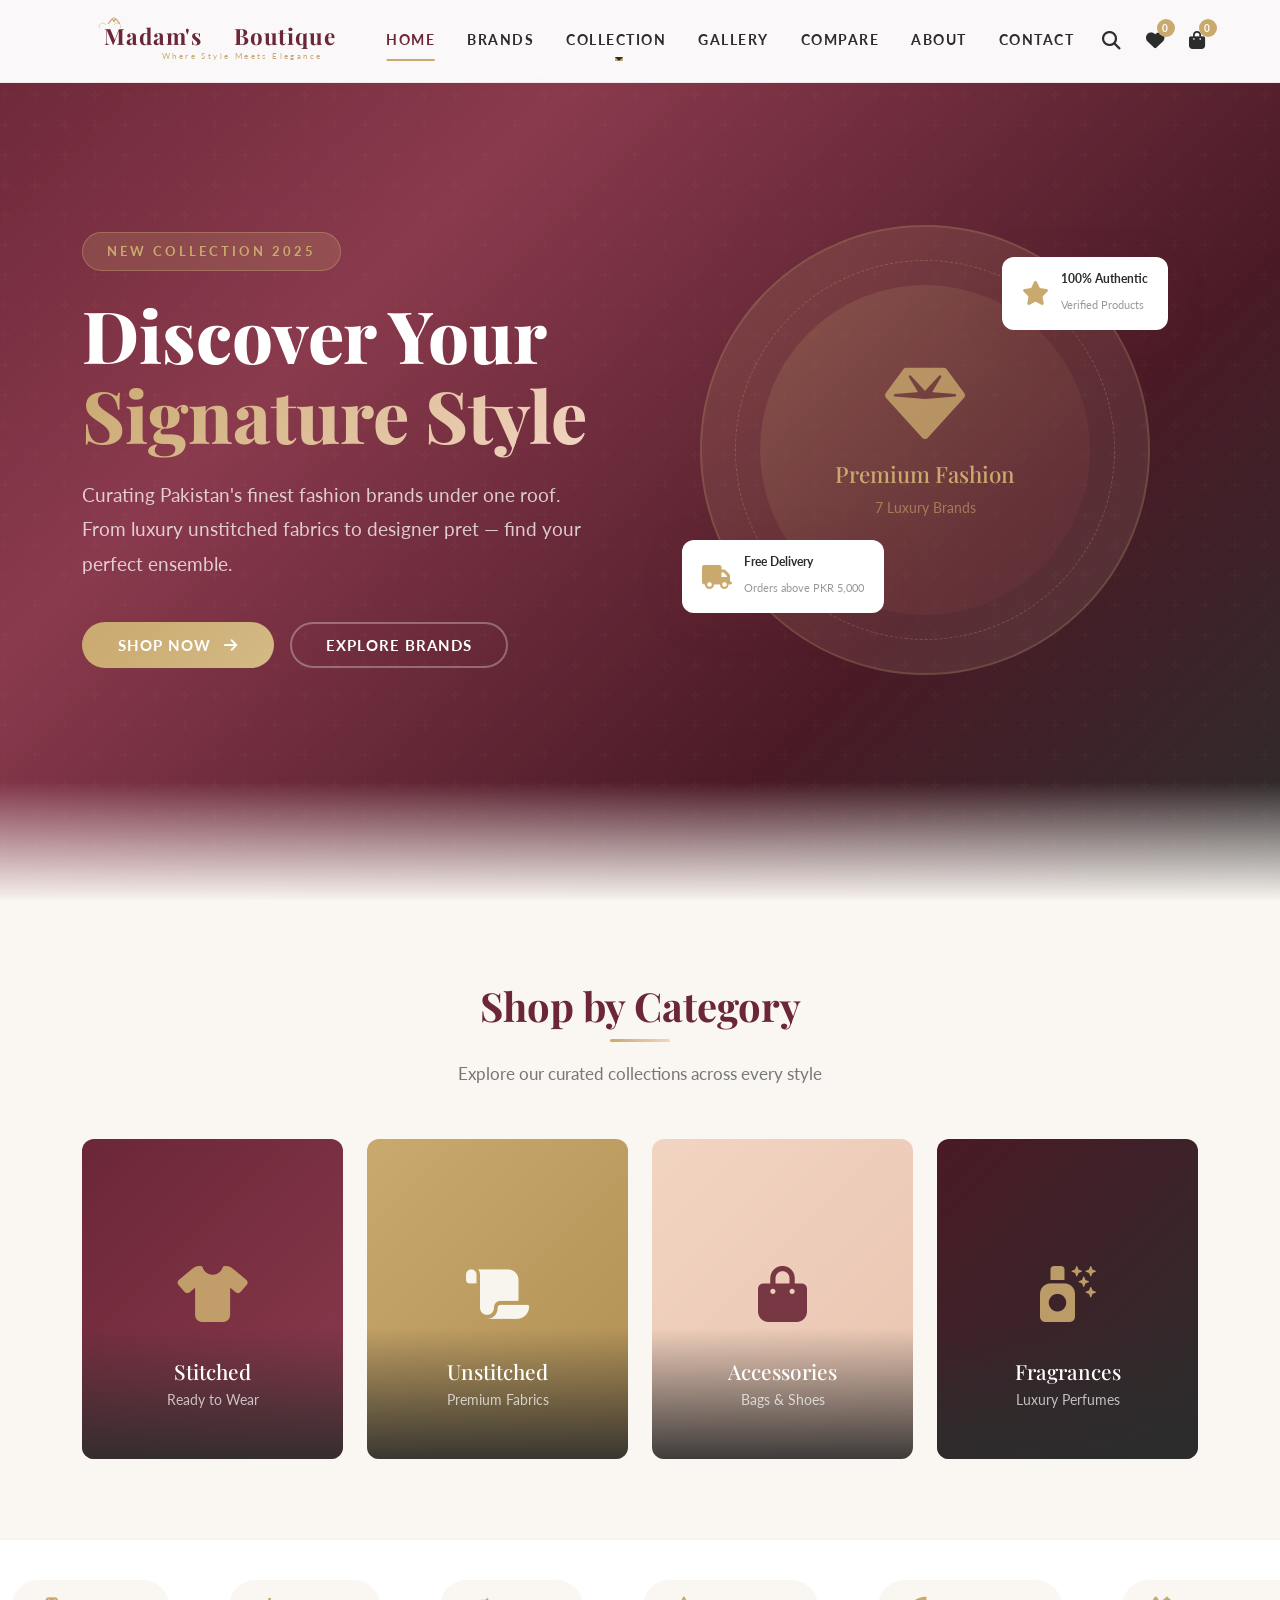
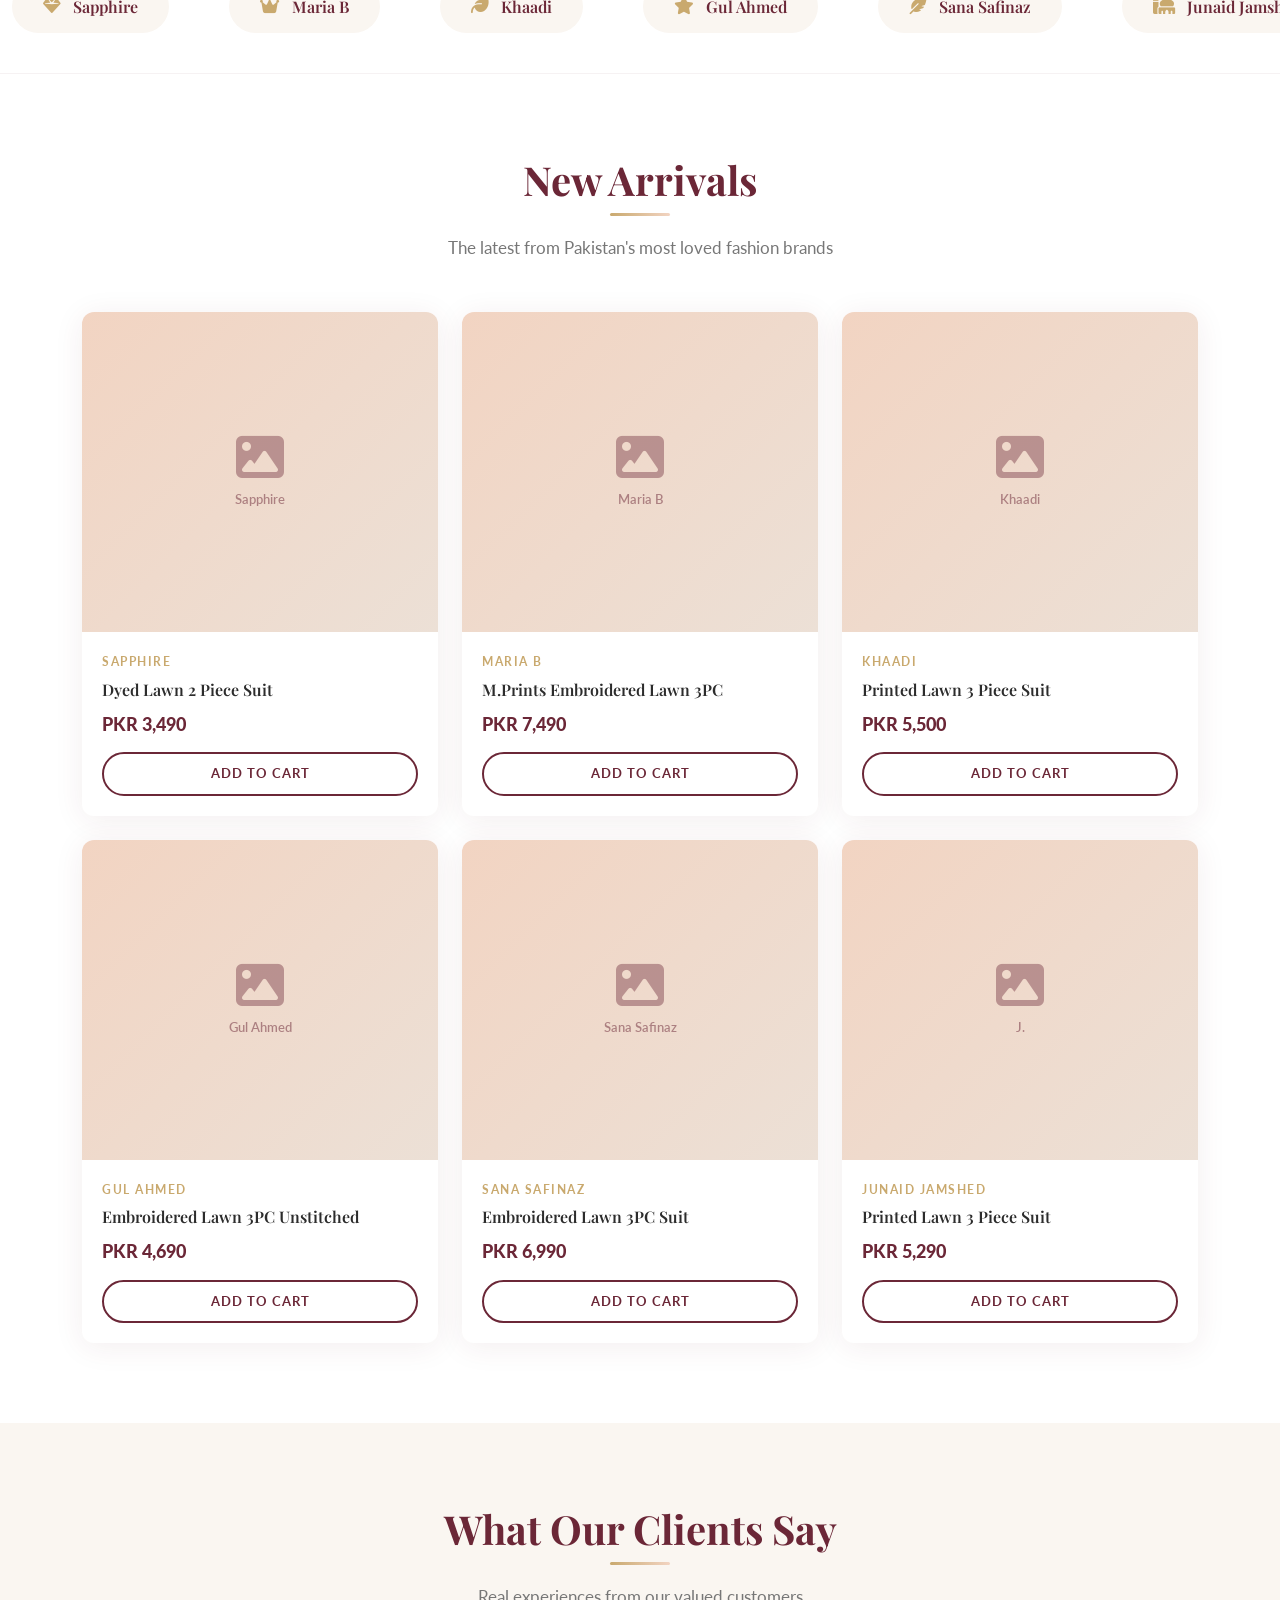
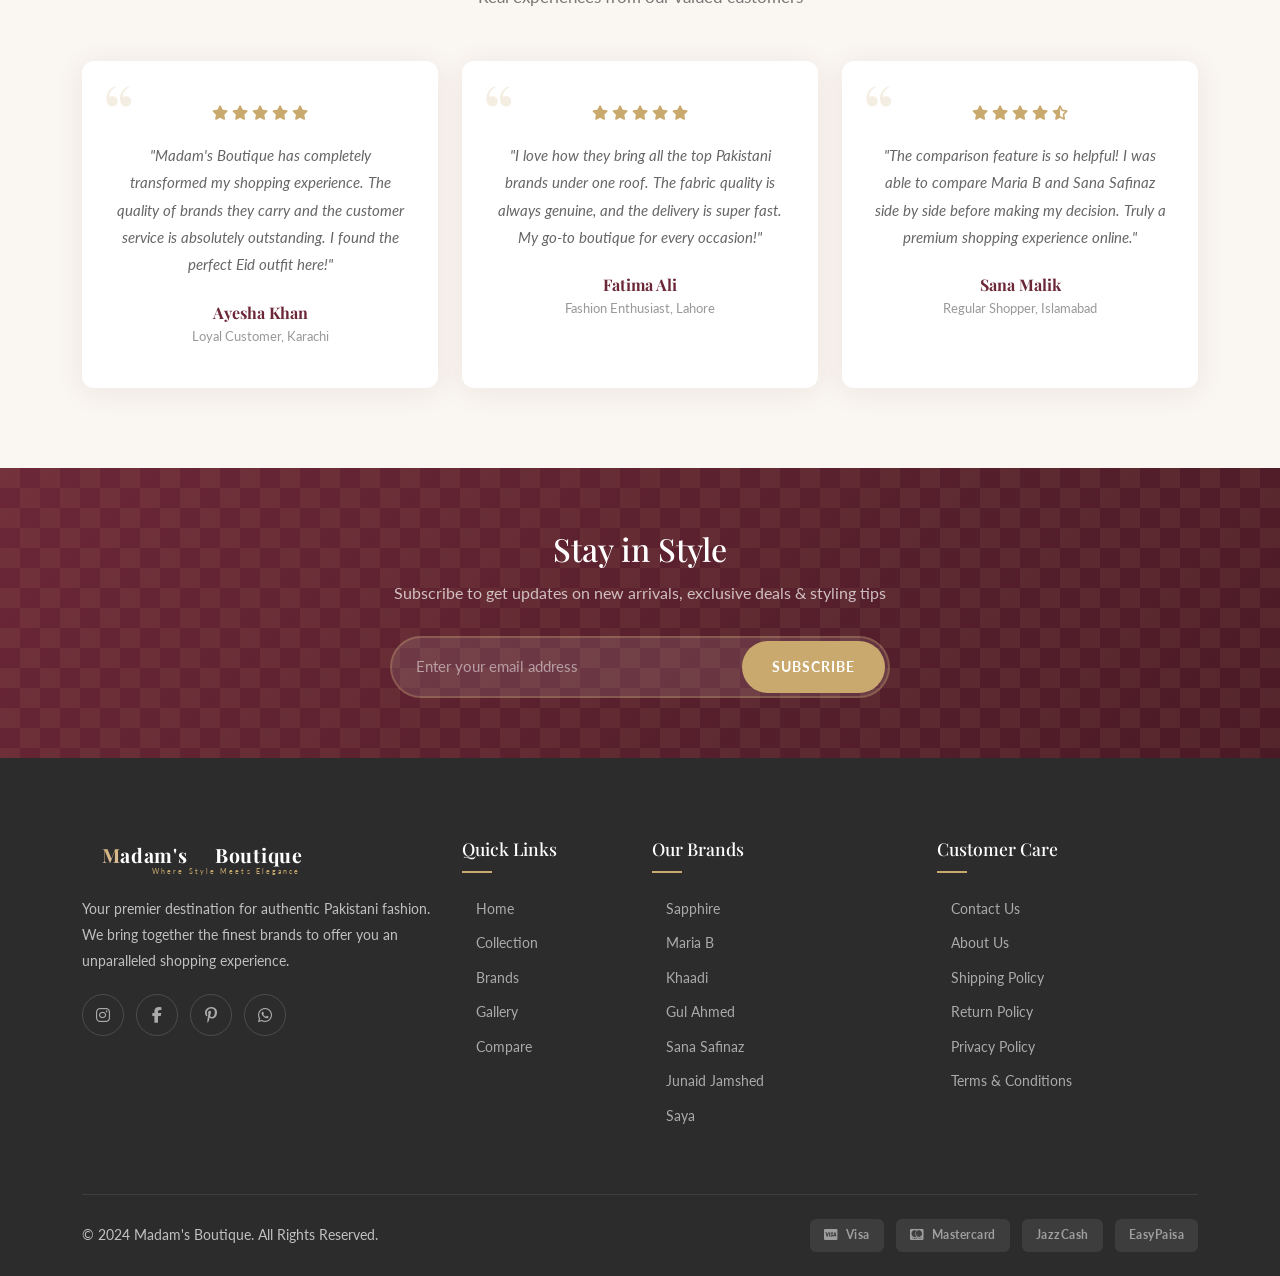
<file: index.html>
<!DOCTYPE html>
<html lang="en">
<head>
    <meta charset="UTF-8">
    <meta name="viewport" content="width=device-width, initial-scale=1.0">
    <meta name="description" content="Madam's Boutique — Pakistan's premier women's fashion destination featuring Sapphire, Maria B, Khaadi, Gul Ahmed, Sana Safinaz, Junaid Jamshed & Saya collections.">
    <title>Madam's Boutique — Where Style Meets Elegance</title>
    <link href="https://cdn.jsdelivr.net/npm/bootstrap@5.3.3/dist/css/bootstrap.min.css" rel="stylesheet">
    <link href="https://cdnjs.cloudflare.com/ajax/libs/font-awesome/6.5.1/css/all.min.css" rel="stylesheet">
    <link href="styles.css" rel="stylesheet">
</head>
<body>

    <nav class="navbar navbar-expand-lg navbar-boutique fixed-top" id="mainNavbar">
        <div class="container">
            <a class="navbar-brand" href="index.html">
                <svg xmlns="http://www.w3.org/2000/svg" viewBox="0 0 340 60" height="48">
                    <defs>
                        <linearGradient id="roseGold" x1="0%" y1="0%" x2="100%" y2="100%">
                            <stop offset="0%" style="stop-color:#C9A96E"/>
                            <stop offset="100%" style="stop-color:#F2D4C2"/>
                        </linearGradient>
                    </defs>
                    <text x="28" y="35" font-family="'Playfair Display', Georgia, serif" font-size="28" font-weight="700" fill="#6B2737" letter-spacing="1">
                        Madam's
                    </text>
                    <text x="190" y="35" font-family="'Playfair Display', Georgia, serif" font-size="28" font-weight="700" fill="#6B2737" letter-spacing="1">Boutique</text>
                    <path d="M33 8 L38 2 L40 6 L42 2 L47 8" stroke="#C9A96E" stroke-width="1.5" fill="none" stroke-linecap="round" stroke-linejoin="round"/>
                    <circle cx="40" cy="1" r="1" fill="#C9A96E"/>
                    <path d="M22 14 Q20 10 24 8 Q28 6 30 10" stroke="#C9A96E" stroke-width="1" fill="none" opacity="0.6"/>
                    <path d="M48 14 Q50 10 46 8 Q42 6 40 10" stroke="#C9A96E" stroke-width="1" fill="none" opacity="0.6"/>
                    <text x="100" y="52" font-family="'Lato', Arial, sans-serif" font-size="10.5" fill="#C9A96E" letter-spacing="3" text-transform="uppercase">Where Style Meets Elegance</text>
                </svg>
            </a>

            <button class="navbar-toggler border-0" type="button" data-bs-toggle="collapse" data-bs-target="#navbarContent" aria-controls="navbarContent" aria-expanded="false" aria-label="Toggle navigation">
                <i class="fas fa-bars" style="color: var(--primary);"></i>
            </button>

            <div class="collapse navbar-collapse" id="navbarContent">
                <ul class="navbar-nav mx-auto mb-2 mb-lg-0">
                    <li class="nav-item">
                        <a class="nav-link active" href="index.html" id="nav-home">Home</a>
                    </li>
                    <li class="nav-item">
                        <a class="nav-link" href="brands.html" id="nav-brands">Brands</a>
                    </li>
                    <li class="nav-item dropdown">
                        <a class="nav-link dropdown-toggle" href="collection.html" id="nav-collection" role="button" data-bs-toggle="dropdown" aria-expanded="false">Collection</a>
                        <ul class="dropdown-menu">
                            <li><a class="dropdown-item" href="collection.html?category=stitched">Stitched</a></li>
                            <li><a class="dropdown-item" href="collection.html?category=unstitched">Unstitched</a></li>
                            <li><a class="dropdown-item" href="collection.html?category=accessories">Accessories</a></li>
                            <li><a class="dropdown-item" href="collection.html?category=fragrances">Fragrances</a></li>
                        </ul>
                    </li>
                    <li class="nav-item">
                        <a class="nav-link" href="gallery.html" id="nav-gallery">Gallery</a>
                    </li>
                    <li class="nav-item">
                        <a class="nav-link" href="compare.html" id="nav-compare">Compare</a>
                    </li>
                    <li class="nav-item">
                        <a class="nav-link" href="about.html" id="nav-about">About</a>
                    </li>
                    <li class="nav-item">
                        <a class="nav-link" href="contact.html" id="nav-contact">Contact</a>
                    </li>
                </ul>

                <ul class="navbar-nav navbar-icons">
                    <li class="nav-item">
                        <a class="nav-link" href="#" id="searchToggle" aria-label="Search"><i class="fas fa-search"></i></a>
                    </li>
                    <li class="nav-item">
                        <a class="nav-link" href="#" id="wishlistIcon" aria-label="Wishlist">
                            <i class="fas fa-heart"></i>
                            <span class="badge" id="wishlistCount">0</span>
                        </a>
                    </li>
                    <li class="nav-item">
                        <a class="nav-link" href="#" id="cartIcon" aria-label="Cart">
                            <i class="fas fa-shopping-bag"></i>
                            <span class="badge" id="cartCount">0</span>
                        </a>
                    </li>
                </ul>
            </div>
        </div>
    </nav>

    <div class="search-overlay" id="searchOverlay">
        <button class="close-search" id="closeSearch" aria-label="Close search"><i class="fas fa-times"></i></button>
        <div class="search-box">
            <input type="text" placeholder="Search for products, brands..." id="searchInput" autocomplete="off">
        </div>
    </div>

    <section class="hero-section" id="hero">
        <div class="container">
            <div class="row align-items-center">
                <div class="col-lg-6 hero-content">
                    <span class="hero-badge">New Collection 2025</span>
                    <h1 class="hero-title">Discover Your <span>Signature Style</span></h1>
                    <p class="hero-subtitle">Curating Pakistan's finest fashion brands under one roof. From luxury unstitched fabrics to designer pret — find your perfect ensemble.</p>
                    <div class="hero-buttons">
                        <a href="collection.html" class="btn btn-accent-custom">Shop Now <i class="fas fa-arrow-right ms-2"></i></a>
                        <a href="brands.html" class="btn btn-outline-custom" style="border-color: rgba(255,255,255,0.3); color: var(--white);">Explore Brands</a>
                    </div>
                </div>
                <div class="col-lg-6 hero-visual d-none d-lg-block">
                    <div class="hero-visual-circle">
                        <div class="hero-visual-inner">
                            <div>
                                <i class="fas fa-gem mb-3"></i>
                                <h4 style="color: var(--accent); font-size: 1.4rem;">Premium Fashion</h4>
                                <p style="color: rgba(201,169,110,0.6); font-size: 0.85rem;">7 Luxury Brands</p>
                            </div>
                        </div>
                        <div class="floating-badge badge-1">
                            <i class="fas fa-star"></i>
                            <div class="info">
                                <h6>100% Authentic</h6>
                                <span>Verified Products</span>
                            </div>
                        </div>
                        <div class="floating-badge badge-2">
                            <i class="fas fa-truck"></i>
                            <div class="info">
                                <h6>Free Delivery</h6>
                                <span>Orders above PKR 5,000</span>
                            </div>
                        </div>
                    </div>
                </div>
            </div>
        </div>
    </section>

    <section class="section-padding" id="categories">
        <div class="container">
            <div class="section-title animate-on-scroll">
                <h2>Shop by Category</h2>
                <p>Explore our curated collections across every style</p>
            </div>
            <div class="row g-4">
                <div class="col-lg-3 col-md-6 animate-on-scroll">
                    <a href="collection.html?category=stitched" class="text-decoration-none">
                        <div class="category-card">
                            <div class="category-bg" style="background: linear-gradient(135deg, #6B2737, #8a3a4d);">
                                <i class="fas fa-tshirt category-icon"></i>
                            </div>
                            <div class="category-overlay">
                                <h4>Stitched</h4>
                                <p>Ready to Wear</p>
                            </div>
                        </div>
                    </a>
                </div>
                <div class="col-lg-3 col-md-6 animate-on-scroll">
                    <a href="collection.html?category=unstitched" class="text-decoration-none">
                        <div class="category-card">
                            <div class="category-bg" style="background: linear-gradient(135deg, #C9A96E, #b08f52);">
                                <i class="fas fa-scroll category-icon" style="color: var(--white);"></i>
                            </div>
                            <div class="category-overlay">
                                <h4>Unstitched</h4>
                                <p>Premium Fabrics</p>
                            </div>
                        </div>
                    </a>
                </div>
                <div class="col-lg-3 col-md-6 animate-on-scroll">
                    <a href="collection.html?category=accessories" class="text-decoration-none">
                        <div class="category-card">
                            <div class="category-bg" style="background: linear-gradient(135deg, #F2D4C2, #e8c4b0);">
                                <i class="fas fa-bag-shopping category-icon" style="color: var(--primary);"></i>
                            </div>
                            <div class="category-overlay">
                                <h4>Accessories</h4>
                                <p>Bags & Shoes</p>
                            </div>
                        </div>
                    </a>
                </div>
                <div class="col-lg-3 col-md-6 animate-on-scroll">
                    <a href="collection.html?category=fragrances" class="text-decoration-none">
                        <div class="category-card">
                            <div class="category-bg" style="background: linear-gradient(135deg, #4a1a26, #2C2C2C);">
                                <i class="fas fa-spray-can-sparkles category-icon"></i>
                            </div>
                            <div class="category-overlay">
                                <h4>Fragrances</h4>
                                <p>Luxury Perfumes</p>
                            </div>
                        </div>
                    </a>
                </div>
            </div>
        </div>
    </section>

    <section class="brands-marquee" id="brands-strip">
        <div class="container-fluid overflow-hidden">
            <div class="marquee-track" id="marqueeTrack">
                <div class="brand-item"><i class="fas fa-gem"></i><span>Sapphire</span></div>
                <div class="brand-item"><i class="fas fa-crown"></i><span>Maria B</span></div>
                <div class="brand-item"><i class="fas fa-leaf"></i><span>Khaadi</span></div>
                <div class="brand-item"><i class="fas fa-star"></i><span>Gul Ahmed</span></div>
                <div class="brand-item"><i class="fas fa-feather-pointed"></i><span>Sana Safinaz</span></div>
                <div class="brand-item"><i class="fas fa-mosque"></i><span>Junaid Jamshed</span></div>
                <div class="brand-item"><i class="fas fa-palette"></i><span>Saya</span></div>
                <div class="brand-item"><i class="fas fa-gem"></i><span>Sapphire</span></div>
                <div class="brand-item"><i class="fas fa-crown"></i><span>Maria B</span></div>
                <div class="brand-item"><i class="fas fa-leaf"></i><span>Khaadi</span></div>
                <div class="brand-item"><i class="fas fa-star"></i><span>Gul Ahmed</span></div>
                <div class="brand-item"><i class="fas fa-feather-pointed"></i><span>Sana Safinaz</span></div>
                <div class="brand-item"><i class="fas fa-mosque"></i><span>Junaid Jamshed</span></div>
                <div class="brand-item"><i class="fas fa-palette"></i><span>Saya</span></div>
            </div>
        </div>
    </section>

    <section class="section-padding" id="new-arrivals" style="background: var(--white);">
        <div class="container">
            <div class="section-title animate-on-scroll">
                <h2>New Arrivals</h2>
                <p>The latest from Pakistan's most loved fashion brands</p>
            </div>
            <div class="row g-4" id="newArrivalsGrid">

                <div class="col-lg-4 col-md-6 animate-on-scroll">
                    <div class="product-card">
                        <div class="product-img-wrap">
                            <img src="https://pk.sapphireonline.pk/dw/image/v2/BKSB_PRD/on/demandware.static/-/Sites-sapphire-master-catalog/default/dwd35bbd05/images/April26/9thApril26/PRS26CAS407S_999_2.JPG?sw=1000&sh=1200" alt="Sapphire Dyed Lawn 2 Piece Suit - Stitched Collection" onerror="this.parentElement.innerHTML='<div class=\'img-placeholder\'><i class=\'fas fa-image\'></i><span>Sapphire</span></div>'">
                            <span class="product-badge new">New</span>
                            <div class="product-actions">
                                <button class="btn-wishlist" aria-label="Add to wishlist" onclick="toggleWishlist(this)"><i class="far fa-heart"></i></button>
                                <button aria-label="Quick view"><i class="fas fa-eye"></i></button>
                            </div>
                        </div>
                        <div class="product-info">
                            <div class="product-brand">Sapphire</div>
                            <div class="product-name">Dyed Lawn 2 Piece Suit</div>
                            <div class="product-price">PKR 3,490</div>
                            <a href="collection.html" class="btn btn-add-cart">View Details</a>
                        </div>
                    </div>
                </div>

                <div class="col-lg-4 col-md-6 animate-on-scroll">
                    <div class="product-card">
                        <div class="product-img-wrap">
                            <img src="https://cdn.shopify.com/s/files/1/0620/8788/9062/files/DWEF26122OffWhiteFront_A.jpg?v=1776340765" alt="Maria B M.Prints Lawn 3 Piece Suit - Unstitched Collection" onerror="this.parentElement.innerHTML='<div class=\'img-placeholder\'><i class=\'fas fa-image\'></i><span>Maria B</span></div>'">
                            <span class="product-badge new">New</span>
                            <div class="product-actions">
                                <button class="btn-wishlist" aria-label="Add to wishlist" onclick="toggleWishlist(this)"><i class="far fa-heart"></i></button>
                                <button aria-label="Quick view"><i class="fas fa-eye"></i></button>
                            </div>
                        </div>
                        <div class="product-info">
                            <div class="product-brand">Maria B</div>
                            <div class="product-name">M.Prints Embroidered Lawn 3PC</div>
                            <div class="product-price">PKR 7,490</div>
                            <a href="collection.html" class="btn btn-add-cart">View Details</a>
                        </div>
                    </div>
                </div>

                <div class="col-lg-4 col-md-6 animate-on-scroll">
                    <div class="product-card">
                        <div class="product-img-wrap">
                            <img src="https://pk.khaadi.com/dw/image/v2/BJTG_PRD/on/demandware.static/-/Sites-khaadi-master-catalog/default/dw7a37d7cf/images/hi-res/kw32b_multi_1.jpg?sw=400&sh=600" alt="Khaadi Printed Lawn 3 Piece Suit - Stitched Collection" onerror="this.parentElement.innerHTML='<div class=\'img-placeholder\'><i class=\'fas fa-image\'></i><span>Khaadi</span></div>'">
                            <span class="product-badge new">New</span>
                            <div class="product-actions">
                                <button class="btn-wishlist" aria-label="Add to wishlist" onclick="toggleWishlist(this)"><i class="far fa-heart"></i></button>
                                <button aria-label="Quick view"><i class="fas fa-eye"></i></button>
                            </div>
                        </div>
                        <div class="product-info">
                            <div class="product-brand">Khaadi</div>
                            <div class="product-name">Printed Lawn 3 Piece Suit</div>
                            <div class="product-price">PKR 5,500</div>
                            <a href="collection.html" class="btn btn-add-cart">View Details</a>
                        </div>
                    </div>
                </div>

                <div class="col-lg-4 col-md-6 animate-on-scroll">
                    <div class="product-card">
                        <div class="product-img-wrap">
                            <img src="https://cdn.shopify.com/s/files/1/0706/3253/8159/files/scf-43013_1_-_copy.jpg?v=1758371133" alt="Gul Ahmed Embroidered Lawn Unstitched 3 Piece Suit" onerror="this.parentElement.innerHTML='<div class=\'img-placeholder\'><i class=\'fas fa-image\'></i><span>Gul Ahmed</span></div>'">
                            <span class="product-badge">Unstitched</span>
                            <div class="product-actions">
                                <button class="btn-wishlist" aria-label="Add to wishlist" onclick="toggleWishlist(this)"><i class="far fa-heart"></i></button>
                                <button aria-label="Quick view"><i class="fas fa-eye"></i></button>
                            </div>
                        </div>
                        <div class="product-info">
                            <div class="product-brand">Gul Ahmed</div>
                            <div class="product-name">Embroidered Lawn 3PC Unstitched</div>
                            <div class="product-price">PKR 4,690</div>
                            <a href="collection.html" class="btn btn-add-cart">View Details</a>
                        </div>
                    </div>
                </div>

                <div class="col-lg-4 col-md-6 animate-on-scroll">
                    <div class="product-card">
                        <div class="product-img-wrap">
                            <img src="https://cdn.shopify.com/s/files/1/0740/1753/8280/files/R-48_2.jpg?v=1776425841" alt="Sana Safinaz Embroidered Lawn Collection" onerror="this.parentElement.innerHTML='<div class=\'img-placeholder\'><i class=\'fas fa-image\'></i><span>Sana Safinaz</span></div>'">
                            <span class="product-badge new">New</span>
                            <div class="product-actions">
                                <button class="btn-wishlist" aria-label="Add to wishlist" onclick="toggleWishlist(this)"><i class="far fa-heart"></i></button>
                                <button aria-label="Quick view"><i class="fas fa-eye"></i></button>
                            </div>
                        </div>
                        <div class="product-info">
                            <div class="product-brand">Sana Safinaz</div>
                            <div class="product-name">Embroidered Lawn 3PC Suit</div>
                            <div class="product-price">PKR 6,990</div>
                            <a href="collection.html" class="btn btn-add-cart">View Details</a>
                        </div>
                    </div>
                </div>

                <div class="col-lg-4 col-md-6 animate-on-scroll">
                    <div class="product-card">
                        <div class="product-img-wrap">
                            <img src="https://www.junaidjamshed.com/media/catalog/product/j/j/jjlt-26-8104.jpg?optimize=medium&bg-color=255,255,255&fit=bounds&height=300&width=240&canvas=240:300" alt="Junaid Jamshed Printed Lawn 3 Piece Suit" onerror="this.parentElement.innerHTML='<div class=\'img-placeholder\'><i class=\'fas fa-image\'></i><span>J.</span></div>'">
                            <span class="product-badge">Stitched</span>
                            <div class="product-actions">
                                <button class="btn-wishlist" aria-label="Add to wishlist" onclick="toggleWishlist(this)"><i class="far fa-heart"></i></button>
                                <button aria-label="Quick view"><i class="fas fa-eye"></i></button>
                            </div>
                        </div>
                        <div class="product-info">
                            <div class="product-brand">Junaid Jamshed</div>
                            <div class="product-name">Printed Lawn 3 Piece Suit</div>
                            <div class="product-price">PKR 5,290</div>
                            <a href="collection.html" class="btn btn-add-cart">View Details</a>
                        </div>
                    </div>
                </div>

            </div>
        </div>
    </section>

    <section class="section-padding" id="testimonials">
        <div class="container">
            <div class="section-title animate-on-scroll">
                <h2>What Our Clients Say</h2>
                <p>Real experiences from our valued customers</p>
            </div>
            <div class="row g-4">
                <div class="col-lg-4 col-md-6 animate-on-scroll">
                    <div class="testimonial-card">
                        <div class="stars">
                            <i class="fas fa-star"></i>
                            <i class="fas fa-star"></i>
                            <i class="fas fa-star"></i>
                            <i class="fas fa-star"></i>
                            <i class="fas fa-star"></i>
                        </div>
                        <p>"Madam's Boutique has completely transformed my shopping experience. The quality of brands they carry and the customer service is absolutely outstanding. I found the perfect Eid outfit here!"</p>
                        <div class="client-name">Ayesha Khan</div>
                        <div class="client-title">Loyal Customer, Karachi</div>
                    </div>
                </div>
                <div class="col-lg-4 col-md-6 animate-on-scroll">
                    <div class="testimonial-card">
                        <div class="stars">
                            <i class="fas fa-star"></i>
                            <i class="fas fa-star"></i>
                            <i class="fas fa-star"></i>
                            <i class="fas fa-star"></i>
                            <i class="fas fa-star"></i>
                        </div>
                        <p>"I love how they bring all the top Pakistani brands under one roof. The fabric quality is always genuine, and the delivery is super fast. My go-to boutique for every occasion!"</p>
                        <div class="client-name">Fatima Ali</div>
                        <div class="client-title">Fashion Enthusiast, Lahore</div>
                    </div>
                </div>
                <div class="col-lg-4 col-md-6 animate-on-scroll">
                    <div class="testimonial-card">
                        <div class="stars">
                            <i class="fas fa-star"></i>
                            <i class="fas fa-star"></i>
                            <i class="fas fa-star"></i>
                            <i class="fas fa-star"></i>
                            <i class="fas fa-star-half-alt"></i>
                        </div>
                        <p>"The comparison feature is so helpful! I was able to compare Maria B and Sana Safinaz side by side before making my decision. Truly a premium shopping experience online."</p>
                        <div class="client-name">Sana Malik</div>
                        <div class="client-title">Regular Shopper, Islamabad</div>
                    </div>
                </div>
            </div>
        </div>
    </section>

    <section class="newsletter-section" id="newsletter">
        <div class="container text-center position-relative">
            <h3>Stay in Style</h3>
            <p>Subscribe to get updates on new arrivals, exclusive deals & styling tips</p>
            <div class="newsletter-form">
                <input type="email" placeholder="Enter your email address" id="newsletterEmail" aria-label="Email for newsletter">
                <button type="button" onclick="subscribeNewsletter()">Subscribe</button>
            </div>
        </div>
    </section>

    <footer class="footer-boutique" id="footer">
        <div class="container">
            <div class="row g-4">
                <div class="col-lg-4 col-md-6 footer-about">
                    <svg xmlns="http://www.w3.org/2000/svg" viewBox="0 0 340 60" height="42" class="mb-3">
                        <defs>
                            <linearGradient id="roseGoldFooter" x1="0%" y1="0%" x2="100%" y2="100%">
                                <stop offset="0%" style="stop-color:#C9A96E"/>
                                <stop offset="100%" style="stop-color:#F2D4C2"/>
                            </linearGradient>
                        </defs>
                        <text x="28" y="35" font-family="'Playfair Display', Georgia, serif" font-size="28" font-weight="700" fill="#FFFFFF" letter-spacing="1">
                            <tspan fill="url(#roseGoldFooter)">M</tspan>adam's
                        </text>
                        <text x="190" y="35" font-family="'Playfair Display', Georgia, serif" font-size="28" font-weight="700" fill="#FFFFFF" letter-spacing="1">Boutique</text>
                        <text x="100" y="52" font-family="'Lato', Arial, sans-serif" font-size="10.5" fill="#C9A96E" letter-spacing="3">Where Style Meets Elegance</text>
                    </svg>
                    <p>Your premier destination for authentic Pakistani fashion. We bring together the finest brands to offer you an unparalleled shopping experience.</p>
                    <div class="footer-social">
                        <a href="#" aria-label="Instagram"><i class="fab fa-instagram"></i></a>
                        <a href="#" aria-label="Facebook"><i class="fab fa-facebook-f"></i></a>
                        <a href="#" aria-label="Pinterest"><i class="fab fa-pinterest-p"></i></a>
                        <a href="#" aria-label="WhatsApp"><i class="fab fa-whatsapp"></i></a>
                    </div>
                </div>
                <div class="col-lg-2 col-md-6">
                    <h5>Quick Links</h5>
                    <ul class="footer-links">
                        <li><a href="index.html">Home</a></li>
                        <li><a href="collection.html">Collection</a></li>
                        <li><a href="brands.html">Brands</a></li>
                        <li><a href="gallery.html">Gallery</a></li>
                        <li><a href="compare.html">Compare</a></li>
                    </ul>
                </div>
                <div class="col-lg-3 col-md-6">
                    <h5>Our Brands</h5>
                    <ul class="footer-links">
                        <li><a href="https://pk.sapphireonline.pk" target="_blank" rel="noopener noreferrer">Sapphire</a></li>
                        <li><a href="https://www.mariab.pk" target="_blank" rel="noopener noreferrer">Maria B</a></li>
                        <li><a href="https://pk.khaadi.com" target="_blank" rel="noopener noreferrer">Khaadi</a></li>
                        <li><a href="https://www.gulahmedshop.com" target="_blank" rel="noopener noreferrer">Gul Ahmed</a></li>
                        <li><a href="https://sanasafinaz.com" target="_blank" rel="noopener noreferrer">Sana Safinaz</a></li>
                        <li><a href="https://www.junaidjamshed.com" target="_blank" rel="noopener noreferrer">Junaid Jamshed</a></li>
                        <li><a href="https://saya.pk" target="_blank" rel="noopener noreferrer">Saya</a></li>
                    </ul>
                </div>
                <div class="col-lg-3 col-md-6">
                    <h5>Customer Care</h5>
                    <ul class="footer-links">
                        <li><a href="contact.html">Contact Us</a></li>
                        <li><a href="about.html">About Us</a></li>
                        <li><a href="#">Shipping Policy</a></li>
                        <li><a href="#">Return Policy</a></li>
                        <li><a href="#">Privacy Policy</a></li>
                        <li><a href="#">Terms & Conditions</a></li>
                    </ul>
                </div>
            </div>
            <div class="footer-bottom">
                <div class="row align-items-center">
                    <div class="col-md-6">
                        <p>&copy; 2024 Madam's Boutique. All Rights Reserved.</p>
                    </div>
                    <div class="col-md-6">
                        <div class="payment-icons">
                            <div class="payment-icon"><i class="fab fa-cc-visa me-1"></i> Visa</div>
                            <div class="payment-icon"><i class="fab fa-cc-mastercard me-1"></i> Mastercard</div>
                            <div class="payment-icon">JazzCash</div>
                            <div class="payment-icon">EasyPaisa</div>
                        </div>
                    </div>
                </div>
            </div>
        </div>
    </footer>

    <button class="back-to-top" id="backToTop" aria-label="Back to top">
        <i class="fas fa-chevron-up"></i>
    </button>

    <script src="https://cdn.jsdelivr.net/npm/bootstrap@5.3.3/dist/js/bootstrap.bundle.min.js"></script>
    <script>
    (function() {
        const navbar = document.getElementById('mainNavbar');
        const backToTop = document.getElementById('backToTop');
        const searchToggle = document.getElementById('searchToggle');
        const searchOverlay = document.getElementById('searchOverlay');
        const closeSearch = document.getElementById('closeSearch');
        const searchInput = document.getElementById('searchInput');

        window.addEventListener('scroll', function() {
            if (window.scrollY > 50) {
                navbar.classList.add('scrolled');
            } else {
                navbar.classList.remove('scrolled');
            }
            if (window.scrollY > 400) {
                backToTop.classList.add('show');
            } else {
                backToTop.classList.remove('show');
            }
        });

        backToTop.addEventListener('click', function() {
            window.scrollTo({ top: 0, behavior: 'smooth' });
        });

        searchToggle.addEventListener('click', function(e) {
            e.preventDefault();
            searchOverlay.classList.add('active');
            setTimeout(function() { searchInput.focus(); }, 300);
        });

        closeSearch.addEventListener('click', function() {
            searchOverlay.classList.remove('active');
        });

        searchOverlay.addEventListener('click', function(e) {
            if (e.target === searchOverlay) {
                searchOverlay.classList.remove('active');
            }
        });

        document.addEventListener('keydown', function(e) {
            if (e.key === 'Escape') {
                searchOverlay.classList.remove('active');
            }
        });

        var animElements = document.querySelectorAll('.animate-on-scroll');
        var observer = new IntersectionObserver(function(entries) {
            entries.forEach(function(entry) {
                if (entry.isIntersecting) {
                    entry.target.classList.add('visible');
                }
            });
        }, { threshold: 0.1, rootMargin: '0px 0px -50px 0px' });

        animElements.forEach(function(el) {
            observer.observe(el);
        });

        var wishlistCount = 0;
        var cartCount = 0;

        window.toggleWishlist = function(btn) {
            var icon = btn.querySelector('i');
            if (icon.classList.contains('far')) {
                icon.classList.remove('far');
                icon.classList.add('fas');
                btn.classList.add('wishlisted');
                wishlistCount++;
            } else {
                icon.classList.remove('fas');
                icon.classList.add('far');
                btn.classList.remove('wishlisted');
                wishlistCount--;
            }
            document.getElementById('wishlistCount').textContent = wishlistCount;
        };

        window.addToCart = function() {
            cartCount++;
            document.getElementById('cartCount').textContent = cartCount;
            var cartBadge = document.getElementById('cartCount');
            cartBadge.style.transform = 'scale(1.4)';
            setTimeout(function() {
                cartBadge.style.transform = 'scale(1)';
            }, 200);
        };

        window.subscribeNewsletter = function() {
            var email = document.getElementById('newsletterEmail').value;
            if (email && email.includes('@')) {
                alert('Thank you for subscribing! You\'ll receive our latest updates at ' + email);
                document.getElementById('newsletterEmail').value = '';
            } else {
                alert('Please enter a valid email address.');
            }
        };
    })();
    </script>

    <script src="app.js"></script>
</body>
</html>
</file>
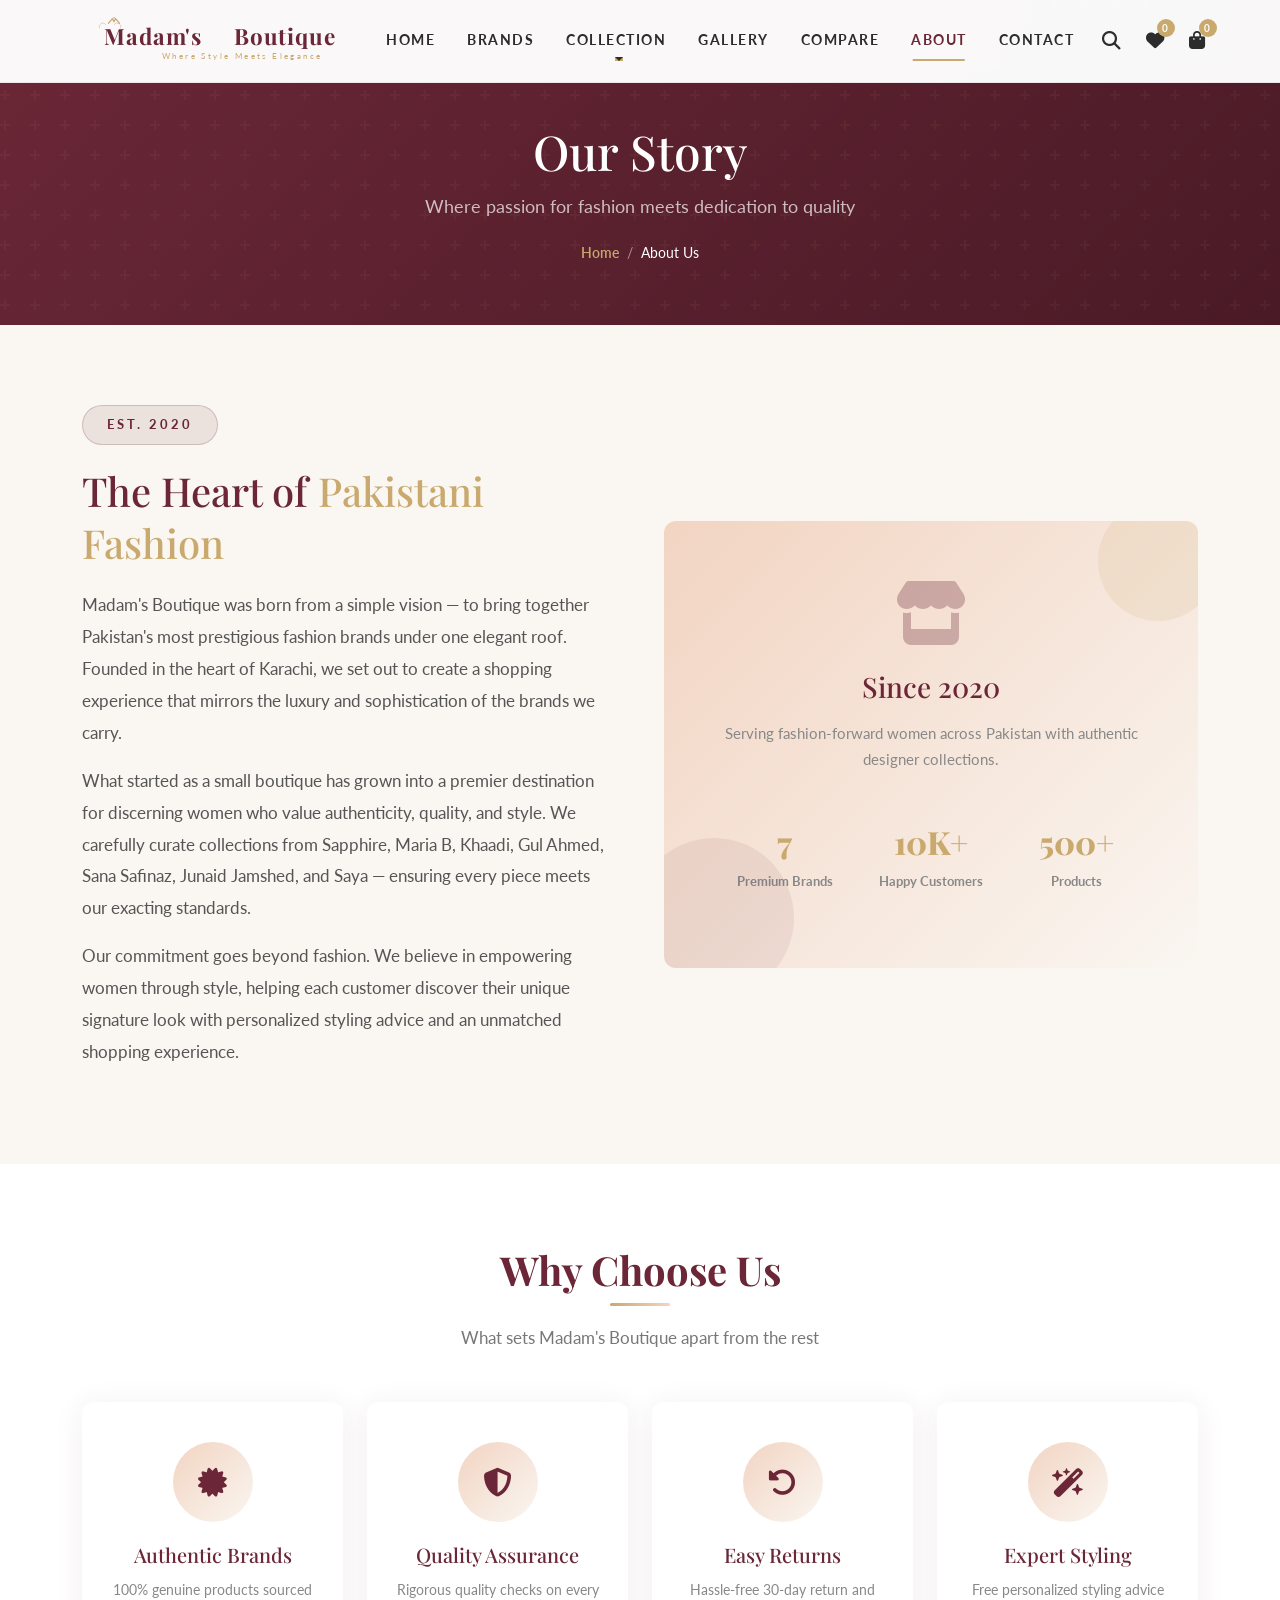
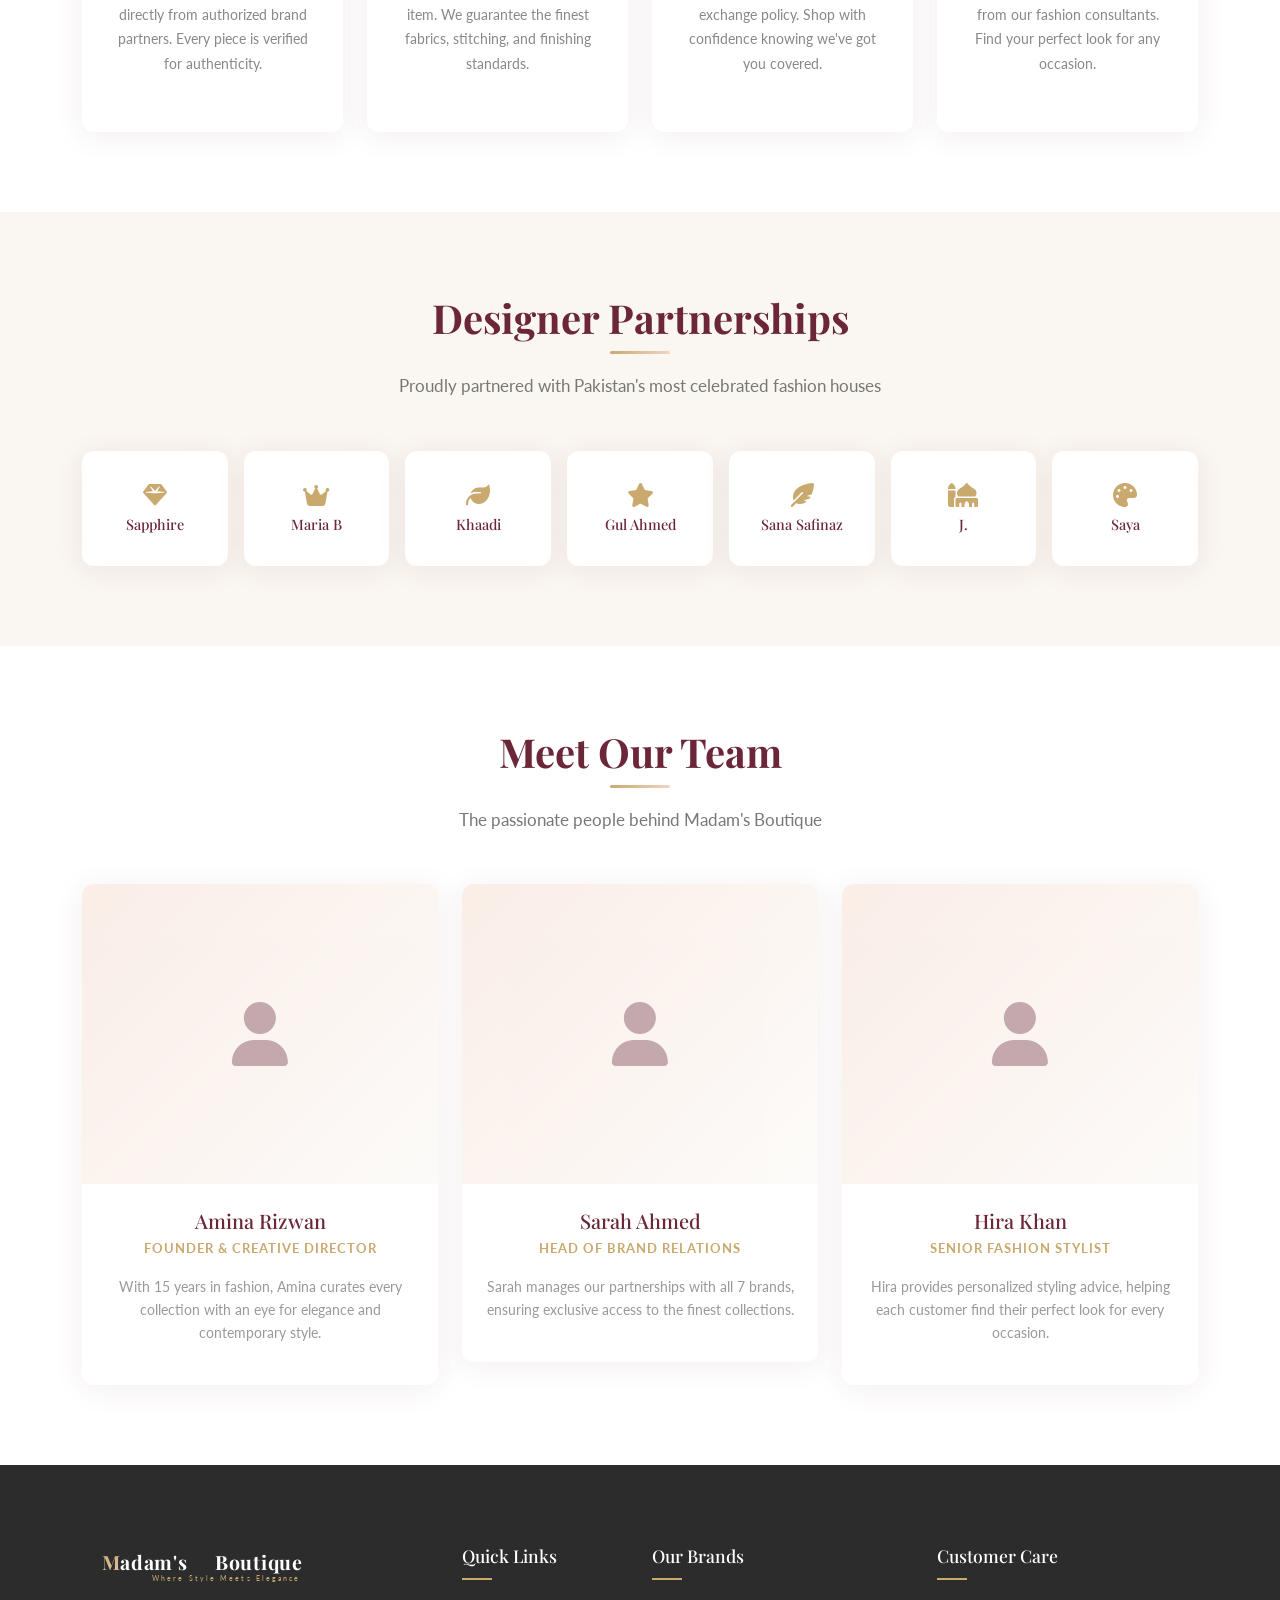
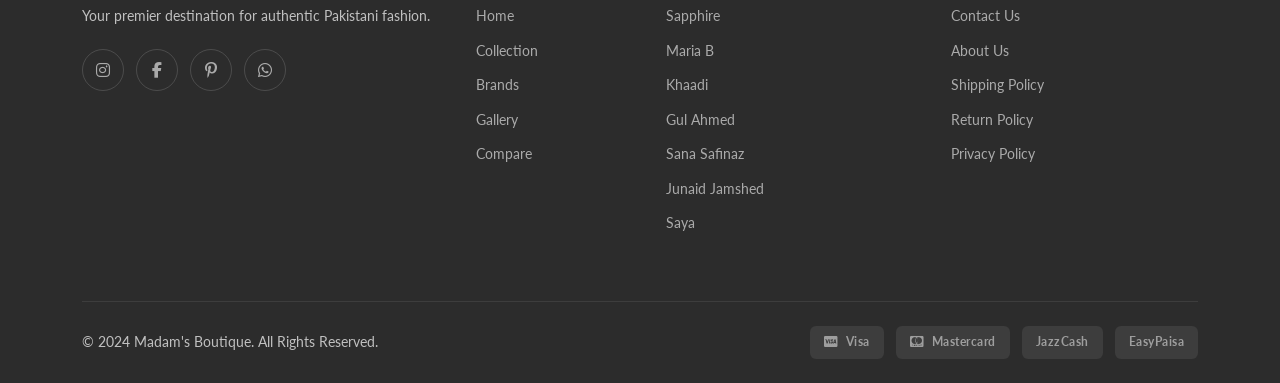
<file: about.html>
<!DOCTYPE html>
<html lang="en">
<head>
    <meta charset="UTF-8">
    <meta name="viewport" content="width=device-width, initial-scale=1.0">
    <meta name="description" content="Learn about Madam's Boutique — Pakistan's premier women's fashion destination. Our story, values, and designer partnerships.">
    <title>About Us — Madam's Boutique</title>
    <link href="https://cdn.jsdelivr.net/npm/bootstrap@5.3.3/dist/css/bootstrap.min.css" rel="stylesheet">
    <link href="https://cdnjs.cloudflare.com/ajax/libs/font-awesome/6.5.1/css/all.min.css" rel="stylesheet">
    <link href="styles.css" rel="stylesheet">
</head>
<body>

    <nav class="navbar navbar-expand-lg navbar-boutique fixed-top" id="mainNavbar">
        <div class="container">
            <a class="navbar-brand" href="index.html">
                <svg xmlns="http://www.w3.org/2000/svg" viewBox="0 0 340 60" height="48"><defs><linearGradient id="roseGold" x1="0%" y1="0%" x2="100%" y2="100%"><stop offset="0%" style="stop-color:#C9A96E"/><stop offset="100%" style="stop-color:#F2D4C2"/></linearGradient></defs><text x="28" y="35" font-family="'Playfair Display', Georgia, serif" font-size="28" font-weight="700" fill="#6B2737" letter-spacing="1">Madam's</text><text x="190" y="35" font-family="'Playfair Display', Georgia, serif" font-size="28" font-weight="700" fill="#6B2737" letter-spacing="1">Boutique</text><path d="M33 8 L38 2 L40 6 L42 2 L47 8" stroke="#C9A96E" stroke-width="1.5" fill="none" stroke-linecap="round" stroke-linejoin="round"/><circle cx="40" cy="1" r="1" fill="#C9A96E"/><path d="M22 14 Q20 10 24 8 Q28 6 30 10" stroke="#C9A96E" stroke-width="1" fill="none" opacity="0.6"/><path d="M48 14 Q50 10 46 8 Q42 6 40 10" stroke="#C9A96E" stroke-width="1" fill="none" opacity="0.6"/><text x="100" y="52" font-family="'Lato', Arial, sans-serif" font-size="10.5" fill="#C9A96E" letter-spacing="3">Where Style Meets Elegance</text></svg>
            </a>
            <button class="navbar-toggler border-0" type="button" data-bs-toggle="collapse" data-bs-target="#navbarContent"><i class="fas fa-bars" style="color:var(--primary);"></i></button>
            <div class="collapse navbar-collapse" id="navbarContent">
                <ul class="navbar-nav mx-auto mb-2 mb-lg-0">
                    <li class="nav-item"><a class="nav-link" href="index.html">Home</a></li>
                    <li class="nav-item"><a class="nav-link" href="brands.html">Brands</a></li>
                    <li class="nav-item dropdown"><a class="nav-link dropdown-toggle" href="collection.html" role="button" data-bs-toggle="dropdown">Collection</a><ul class="dropdown-menu"><li><a class="dropdown-item" href="collection.html?category=stitched">Stitched</a></li><li><a class="dropdown-item" href="collection.html?category=unstitched">Unstitched</a></li><li><a class="dropdown-item" href="collection.html?category=accessories">Accessories</a></li><li><a class="dropdown-item" href="collection.html?category=fragrances">Fragrances</a></li></ul></li>
                    <li class="nav-item"><a class="nav-link" href="gallery.html">Gallery</a></li>
                    <li class="nav-item"><a class="nav-link" href="compare.html">Compare</a></li>
                    <li class="nav-item"><a class="nav-link active" href="about.html">About</a></li>
                    <li class="nav-item"><a class="nav-link" href="contact.html">Contact</a></li>
                </ul>
                <ul class="navbar-nav navbar-icons">
                    <li class="nav-item"><a class="nav-link" href="#" id="searchToggle"><i class="fas fa-search"></i></a></li>
                    <li class="nav-item"><a class="nav-link" href="#"><i class="fas fa-heart"></i><span class="badge">0</span></a></li>
                    <li class="nav-item"><a class="nav-link" href="#"><i class="fas fa-shopping-bag"></i><span class="badge">0</span></a></li>
                </ul>
            </div>
        </div>
    </nav>

    <div class="search-overlay" id="searchOverlay"><button class="close-search" id="closeSearch"><i class="fas fa-times"></i></button><div class="search-box"><input type="text" placeholder="Search for products, brands..." id="searchInput"></div></div>

    <section class="about-hero page-hero">
        <h1>Our Story</h1>
        <p>Where passion for fashion meets dedication to quality</p>
        <div class="breadcrumb-custom"><a href="index.html">Home</a><span>/</span><span style="color:var(--white);">About Us</span></div>
    </section>

    <section class="section-padding">
        <div class="container">
            <div class="row align-items-center g-5">
                <div class="col-lg-6 animate-on-scroll">
                    <span class="hero-badge" style="background:rgba(107,39,55,0.1);border-color:rgba(107,39,55,0.2);color:var(--primary);display:inline-block;margin-bottom:20px;">Est. 2020</span>
                    <h2 style="font-size:2.5rem;margin-bottom:20px;">The Heart of <span style="color:var(--accent);">Pakistani Fashion</span></h2>
                    <p style="font-size:1.05rem;line-height:1.9;color:#555;margin-bottom:16px;">
                        Madam's Boutique was born from a simple vision — to bring together Pakistan's most prestigious fashion brands under one elegant roof. Founded in the heart of Karachi, we set out to create a shopping experience that mirrors the luxury and sophistication of the brands we carry.
                    </p>
                    <p style="font-size:1.05rem;line-height:1.9;color:#555;margin-bottom:16px;">
                        What started as a small boutique has grown into a premier destination for discerning women who value authenticity, quality, and style. We carefully curate collections from Sapphire, Maria B, Khaadi, Gul Ahmed, Sana Safinaz, Junaid Jamshed, and Saya — ensuring every piece meets our exacting standards.
                    </p>
                    <p style="font-size:1.05rem;line-height:1.9;color:#555;">
                        Our commitment goes beyond fashion. We believe in empowering women through style, helping each customer discover their unique signature look with personalized styling advice and an unmatched shopping experience.
                    </p>
                </div>
                <div class="col-lg-6 animate-on-scroll">
                    <div style="background:linear-gradient(135deg,var(--highlight),var(--bg));border-radius:var(--radius);padding:60px;text-align:center;position:relative;overflow:hidden;">
                        <div style="position:absolute;top:-20px;right:-20px;width:120px;height:120px;background:rgba(201,169,110,0.15);border-radius:50%;"></div>
                        <div style="position:absolute;bottom:-30px;left:-30px;width:160px;height:160px;background:rgba(107,39,55,0.08);border-radius:50%;"></div>
                        <i class="fas fa-store fa-4x mb-4" style="color:var(--primary);opacity:0.3;"></i>
                        <h3 style="color:var(--primary);margin-bottom:16px;">Since 2020</h3>
                        <p style="color:#888;font-size:0.95rem;">Serving fashion-forward women across Pakistan with authentic designer collections.</p>
                        <div class="row g-4 mt-4">
                            <div class="col-4">
                                <h3 style="color:var(--accent);font-size:2rem;font-weight:800;">7</h3>
                                <p style="font-size:0.8rem;color:#888;font-weight:700;">Premium Brands</p>
                            </div>
                            <div class="col-4">
                                <h3 style="color:var(--accent);font-size:2rem;font-weight:800;">10K+</h3>
                                <p style="font-size:0.8rem;color:#888;font-weight:700;">Happy Customers</p>
                            </div>
                            <div class="col-4">
                                <h3 style="color:var(--accent);font-size:2rem;font-weight:800;">500+</h3>
                                <p style="font-size:0.8rem;color:#888;font-weight:700;">Products</p>
                            </div>
                        </div>
                    </div>
                </div>
            </div>
        </div>
    </section>

    <section class="section-padding" style="background:var(--white);">
        <div class="container">
            <div class="section-title animate-on-scroll">
                <h2>Why Choose Us</h2>
                <p>What sets Madam's Boutique apart from the rest</p>
            </div>
            <div class="row g-4">
                <div class="col-lg-3 col-md-6 animate-on-scroll">
                    <div class="why-choose-card">
                        <div class="icon-circle"><i class="fas fa-certificate"></i></div>
                        <h5 style="color:var(--primary);margin-bottom:10px;">Authentic Brands</h5>
                        <p style="color:#888;font-size:0.9rem;">100% genuine products sourced directly from authorized brand partners. Every piece is verified for authenticity.</p>
                    </div>
                </div>
                <div class="col-lg-3 col-md-6 animate-on-scroll">
                    <div class="why-choose-card">
                        <div class="icon-circle"><i class="fas fa-shield-halved"></i></div>
                        <h5 style="color:var(--primary);margin-bottom:10px;">Quality Assurance</h5>
                        <p style="color:#888;font-size:0.9rem;">Rigorous quality checks on every item. We guarantee the finest fabrics, stitching, and finishing standards.</p>
                    </div>
                </div>
                <div class="col-lg-3 col-md-6 animate-on-scroll">
                    <div class="why-choose-card">
                        <div class="icon-circle"><i class="fas fa-rotate-left"></i></div>
                        <h5 style="color:var(--primary);margin-bottom:10px;">Easy Returns</h5>
                        <p style="color:#888;font-size:0.9rem;">Hassle-free 30-day return and exchange policy. Shop with confidence knowing we've got you covered.</p>
                    </div>
                </div>
                <div class="col-lg-3 col-md-6 animate-on-scroll">
                    <div class="why-choose-card">
                        <div class="icon-circle"><i class="fas fa-wand-magic-sparkles"></i></div>
                        <h5 style="color:var(--primary);margin-bottom:10px;">Expert Styling</h5>
                        <p style="color:#888;font-size:0.9rem;">Free personalized styling advice from our fashion consultants. Find your perfect look for any occasion.</p>
                    </div>
                </div>
            </div>
        </div>
    </section>

    <section class="section-padding">
        <div class="container">
            <div class="section-title animate-on-scroll">
                <h2>Designer Partnerships</h2>
                <p>Proudly partnered with Pakistan's most celebrated fashion houses</p>
            </div>
            <div class="row g-3 justify-content-center">
                <div class="col-lg col-md-4 col-6 animate-on-scroll">
                    <div style="background:var(--white);border-radius:var(--radius);padding:30px 20px;text-align:center;box-shadow:var(--shadow);transition:var(--transition);cursor:pointer;border:2px solid transparent;" onmouseover="this.style.borderColor='rgba(201,169,110,0.3)';this.style.transform='translateY(-4px)'" onmouseout="this.style.borderColor='transparent';this.style.transform='translateY(0)'">
                        <i class="fas fa-gem mb-2" style="color:var(--accent);font-size:1.5rem;"></i>
                        <h6 style="color:var(--primary);font-size:0.9rem;margin:0;">Sapphire</h6>
                    </div>
                </div>
                <div class="col-lg col-md-4 col-6 animate-on-scroll">
                    <div style="background:var(--white);border-radius:var(--radius);padding:30px 20px;text-align:center;box-shadow:var(--shadow);transition:var(--transition);cursor:pointer;border:2px solid transparent;" onmouseover="this.style.borderColor='rgba(201,169,110,0.3)';this.style.transform='translateY(-4px)'" onmouseout="this.style.borderColor='transparent';this.style.transform='translateY(0)'">
                        <i class="fas fa-crown mb-2" style="color:var(--accent);font-size:1.5rem;"></i>
                        <h6 style="color:var(--primary);font-size:0.9rem;margin:0;">Maria B</h6>
                    </div>
                </div>
                <div class="col-lg col-md-4 col-6 animate-on-scroll">
                    <div style="background:var(--white);border-radius:var(--radius);padding:30px 20px;text-align:center;box-shadow:var(--shadow);transition:var(--transition);cursor:pointer;border:2px solid transparent;" onmouseover="this.style.borderColor='rgba(201,169,110,0.3)';this.style.transform='translateY(-4px)'" onmouseout="this.style.borderColor='transparent';this.style.transform='translateY(0)'">
                        <i class="fas fa-leaf mb-2" style="color:var(--accent);font-size:1.5rem;"></i>
                        <h6 style="color:var(--primary);font-size:0.9rem;margin:0;">Khaadi</h6>
                    </div>
                </div>
                <div class="col-lg col-md-4 col-6 animate-on-scroll">
                    <div style="background:var(--white);border-radius:var(--radius);padding:30px 20px;text-align:center;box-shadow:var(--shadow);transition:var(--transition);cursor:pointer;border:2px solid transparent;" onmouseover="this.style.borderColor='rgba(201,169,110,0.3)';this.style.transform='translateY(-4px)'" onmouseout="this.style.borderColor='transparent';this.style.transform='translateY(0)'">
                        <i class="fas fa-star mb-2" style="color:var(--accent);font-size:1.5rem;"></i>
                        <h6 style="color:var(--primary);font-size:0.9rem;margin:0;">Gul Ahmed</h6>
                    </div>
                </div>
                <div class="col-lg col-md-4 col-6 animate-on-scroll">
                    <div style="background:var(--white);border-radius:var(--radius);padding:30px 20px;text-align:center;box-shadow:var(--shadow);transition:var(--transition);cursor:pointer;border:2px solid transparent;" onmouseover="this.style.borderColor='rgba(201,169,110,0.3)';this.style.transform='translateY(-4px)'" onmouseout="this.style.borderColor='transparent';this.style.transform='translateY(0)'">
                        <i class="fas fa-feather-pointed mb-2" style="color:var(--accent);font-size:1.5rem;"></i>
                        <h6 style="color:var(--primary);font-size:0.9rem;margin:0;">Sana Safinaz</h6>
                    </div>
                </div>
                <div class="col-lg col-md-4 col-6 animate-on-scroll">
                    <div style="background:var(--white);border-radius:var(--radius);padding:30px 20px;text-align:center;box-shadow:var(--shadow);transition:var(--transition);cursor:pointer;border:2px solid transparent;" onmouseover="this.style.borderColor='rgba(201,169,110,0.3)';this.style.transform='translateY(-4px)'" onmouseout="this.style.borderColor='transparent';this.style.transform='translateY(0)'">
                        <i class="fas fa-mosque mb-2" style="color:var(--accent);font-size:1.5rem;"></i>
                        <h6 style="color:var(--primary);font-size:0.9rem;margin:0;">J.</h6>
                    </div>
                </div>
                <div class="col-lg col-md-4 col-6 animate-on-scroll">
                    <div style="background:var(--white);border-radius:var(--radius);padding:30px 20px;text-align:center;box-shadow:var(--shadow);transition:var(--transition);cursor:pointer;border:2px solid transparent;" onmouseover="this.style.borderColor='rgba(201,169,110,0.3)';this.style.transform='translateY(-4px)'" onmouseout="this.style.borderColor='transparent';this.style.transform='translateY(0)'">
                        <i class="fas fa-palette mb-2" style="color:var(--accent);font-size:1.5rem;"></i>
                        <h6 style="color:var(--primary);font-size:0.9rem;margin:0;">Saya</h6>
                    </div>
                </div>
            </div>
        </div>
    </section>

    <section class="section-padding" style="background:var(--white);">
        <div class="container">
            <div class="section-title animate-on-scroll">
                <h2>Meet Our Team</h2>
                <p>The passionate people behind Madam's Boutique</p>
            </div>
            <div class="row g-4 justify-content-center">
                <div class="col-lg-4 col-md-6 animate-on-scroll">
                    <div class="team-card">
                        <div class="team-avatar"><i class="fas fa-user"></i></div>
                        <div class="team-info">
                            <h5>Amina Rizwan</h5>
                            <p style="color:var(--accent);font-weight:700;font-size:0.8rem;letter-spacing:1px;text-transform:uppercase;">Founder & Creative Director</p>
                            <p>With 15 years in fashion, Amina curates every collection with an eye for elegance and contemporary style.</p>
                        </div>
                    </div>
                </div>
                <div class="col-lg-4 col-md-6 animate-on-scroll">
                    <div class="team-card">
                        <div class="team-avatar"><i class="fas fa-user"></i></div>
                        <div class="team-info">
                            <h5>Sarah Ahmed</h5>
                            <p style="color:var(--accent);font-weight:700;font-size:0.8rem;letter-spacing:1px;text-transform:uppercase;">Head of Brand Relations</p>
                            <p>Sarah manages our partnerships with all 7 brands, ensuring exclusive access to the finest collections.</p>
                        </div>
                    </div>
                </div>
                <div class="col-lg-4 col-md-6 animate-on-scroll">
                    <div class="team-card">
                        <div class="team-avatar"><i class="fas fa-user"></i></div>
                        <div class="team-info">
                            <h5>Hira Khan</h5>
                            <p style="color:var(--accent);font-weight:700;font-size:0.8rem;letter-spacing:1px;text-transform:uppercase;">Senior Fashion Stylist</p>
                            <p>Hira provides personalized styling advice, helping each customer find their perfect look for every occasion.</p>
                        </div>
                    </div>
                </div>
            </div>
        </div>
    </section>

    <footer class="footer-boutique">
        <div class="container">
            <div class="row g-4">
                <div class="col-lg-4 col-md-6 footer-about">
                    <svg xmlns="http://www.w3.org/2000/svg" viewBox="0 0 340 60" height="42" class="mb-3"><defs><linearGradient id="roseGoldFooter" x1="0%" y1="0%" x2="100%" y2="100%"><stop offset="0%" style="stop-color:#C9A96E"/><stop offset="100%" style="stop-color:#F2D4C2"/></linearGradient></defs><text x="28" y="35" font-family="'Playfair Display', Georgia, serif" font-size="28" font-weight="700" fill="#FFFFFF" letter-spacing="1"><tspan fill="url(#roseGoldFooter)">M</tspan>adam's</text><text x="190" y="35" font-family="'Playfair Display', Georgia, serif" font-size="28" font-weight="700" fill="#FFFFFF" letter-spacing="1">Boutique</text><text x="100" y="52" font-family="'Lato', Arial, sans-serif" font-size="10.5" fill="#C9A96E" letter-spacing="3">Where Style Meets Elegance</text></svg>
                    <p>Your premier destination for authentic Pakistani fashion.</p>
                    <div class="footer-social"><a href="#"><i class="fab fa-instagram"></i></a><a href="#"><i class="fab fa-facebook-f"></i></a><a href="#"><i class="fab fa-pinterest-p"></i></a><a href="#"><i class="fab fa-whatsapp"></i></a></div>
                </div>
                <div class="col-lg-2 col-md-6"><h5>Quick Links</h5><ul class="footer-links"><li><a href="index.html">Home</a></li><li><a href="collection.html">Collection</a></li><li><a href="brands.html">Brands</a></li><li><a href="gallery.html">Gallery</a></li><li><a href="compare.html">Compare</a></li></ul></div>
                <div class="col-lg-3 col-md-6"><h5>Our Brands</h5><ul class="footer-links"><li><a href="https://pk.sapphireonline.pk" target="_blank" rel="noopener noreferrer">Sapphire</a></li><li><a href="https://www.mariab.pk" target="_blank" rel="noopener noreferrer">Maria B</a></li><li><a href="https://pk.khaadi.com" target="_blank" rel="noopener noreferrer">Khaadi</a></li><li><a href="https://www.gulahmedshop.com" target="_blank" rel="noopener noreferrer">Gul Ahmed</a></li><li><a href="https://sanasafinaz.com" target="_blank" rel="noopener noreferrer">Sana Safinaz</a></li><li><a href="https://www.junaidjamshed.com" target="_blank" rel="noopener noreferrer">Junaid Jamshed</a></li><li><a href="https://saya.pk" target="_blank" rel="noopener noreferrer">Saya</a></li></ul></div>
                <div class="col-lg-3 col-md-6"><h5>Customer Care</h5><ul class="footer-links"><li><a href="contact.html">Contact Us</a></li><li><a href="about.html">About Us</a></li><li><a href="#">Shipping Policy</a></li><li><a href="#">Return Policy</a></li><li><a href="#">Privacy Policy</a></li></ul></div>
            </div>
            <div class="footer-bottom"><div class="row align-items-center"><div class="col-md-6"><p>&copy; 2024 Madam's Boutique. All Rights Reserved.</p></div><div class="col-md-6"><div class="payment-icons"><div class="payment-icon"><i class="fab fa-cc-visa me-1"></i> Visa</div><div class="payment-icon"><i class="fab fa-cc-mastercard me-1"></i> Mastercard</div><div class="payment-icon">JazzCash</div><div class="payment-icon">EasyPaisa</div></div></div></div></div>
        </div>
    </footer>

    <button class="back-to-top" id="backToTop"><i class="fas fa-chevron-up"></i></button>
    <script src="https://cdn.jsdelivr.net/npm/bootstrap@5.3.3/dist/js/bootstrap.bundle.min.js"></script>
    <script>
    (function(){
        var navbar=document.getElementById('mainNavbar'),backToTop=document.getElementById('backToTop');
        window.addEventListener('scroll',function(){navbar.classList.toggle('scrolled',window.scrollY>50);backToTop.classList.toggle('show',window.scrollY>400);});
        backToTop.addEventListener('click',function(){window.scrollTo({top:0,behavior:'smooth'});});
        var searchToggle=document.getElementById('searchToggle'),searchOverlay=document.getElementById('searchOverlay'),closeSearch=document.getElementById('closeSearch');
        searchToggle.addEventListener('click',function(e){e.preventDefault();searchOverlay.classList.add('active');document.getElementById('searchInput').focus();});
        closeSearch.addEventListener('click',function(){searchOverlay.classList.remove('active');});
        searchOverlay.addEventListener('click',function(e){if(e.target===searchOverlay)searchOverlay.classList.remove('active');});
        document.addEventListener('keydown',function(e){if(e.key==='Escape')searchOverlay.classList.remove('active');});
        document.querySelectorAll('.animate-on-scroll').forEach(function(el){new IntersectionObserver(function(entries){entries.forEach(function(entry){if(entry.isIntersecting)entry.target.classList.add('visible');});},{threshold:0.1}).observe(el);});
    })();
    </script>
    <script src="app.js"></script>
</body>
</html>
</file>
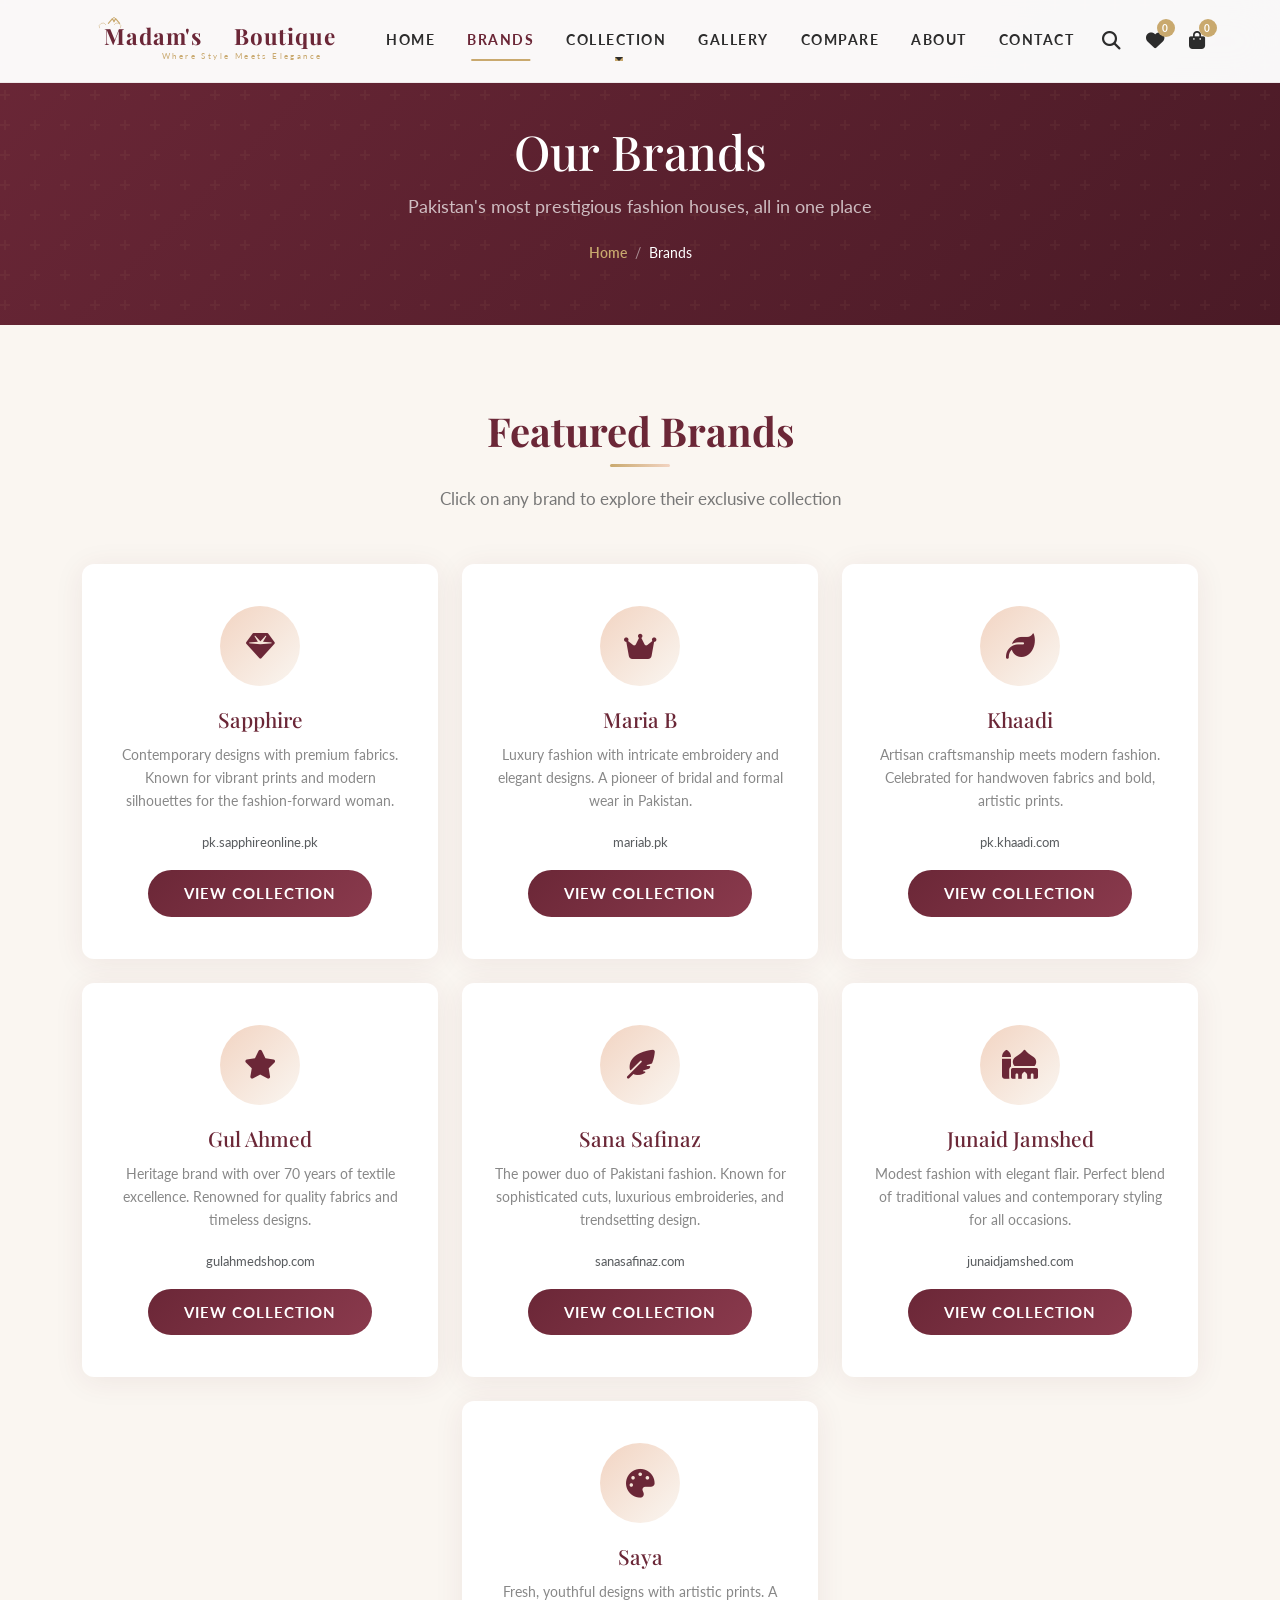
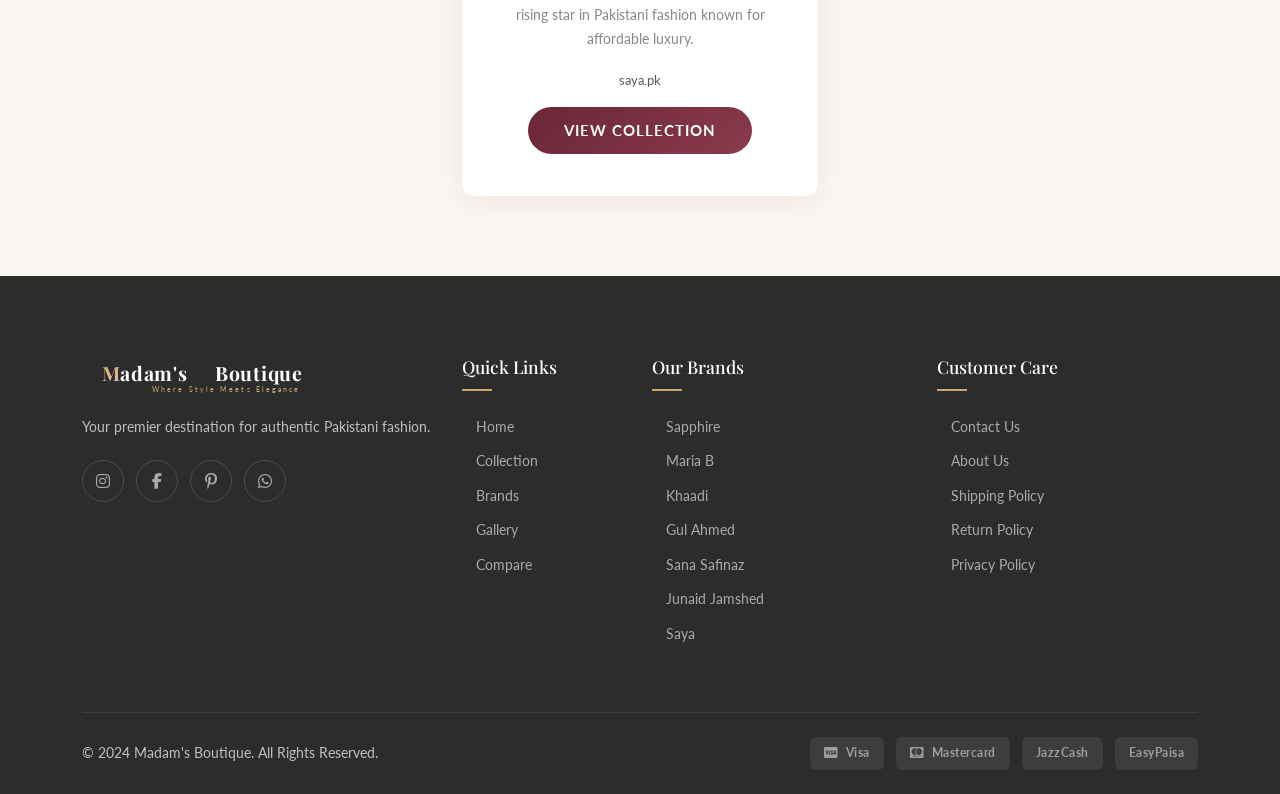
<file: brands.html>
<!DOCTYPE html>
<html lang="en">
<head>
    <meta charset="UTF-8">
    <meta name="viewport" content="width=device-width, initial-scale=1.0">
    <meta name="description" content="Explore all 7 premium Pakistani fashion brands at Madam's Boutique � Sapphire, Maria B, Khaadi, Gul Ahmed, Sana Safinaz, Junaid Jamshed & Saya.">
    <title>Our Brands � Madam's Boutique</title>
    <link href="https://cdn.jsdelivr.net/npm/bootstrap@5.3.3/dist/css/bootstrap.min.css" rel="stylesheet">
    <link href="https://cdnjs.cloudflare.com/ajax/libs/font-awesome/6.5.1/css/all.min.css" rel="stylesheet">
    <link href="styles.css" rel="stylesheet">
</head>
<body>

    <nav class="navbar navbar-expand-lg navbar-boutique fixed-top" id="mainNavbar">
        <div class="container">
            <a class="navbar-brand" href="index.html">
                <svg xmlns="http://www.w3.org/2000/svg" viewBox="0 0 340 60" height="48">
                    <defs><linearGradient id="roseGold" x1="0%" y1="0%" x2="100%" y2="100%"><stop offset="0%" style="stop-color:#C9A96E"/><stop offset="100%" style="stop-color:#F2D4C2"/></linearGradient></defs>
                    <text x="28" y="35" font-family="'Playfair Display', Georgia, serif" font-size="28" font-weight="700" fill="#6B2737" letter-spacing="1">Madam's</text>
                    <text x="190" y="35" font-family="'Playfair Display', Georgia, serif" font-size="28" font-weight="700" fill="#6B2737" letter-spacing="1">Boutique</text>
                    <path d="M33 8 L38 2 L40 6 L42 2 L47 8" stroke="#C9A96E" stroke-width="1.5" fill="none" stroke-linecap="round" stroke-linejoin="round"/>
                    <circle cx="40" cy="1" r="1" fill="#C9A96E"/>
                    <path d="M22 14 Q20 10 24 8 Q28 6 30 10" stroke="#C9A96E" stroke-width="1" fill="none" opacity="0.6"/>
                    <path d="M48 14 Q50 10 46 8 Q42 6 40 10" stroke="#C9A96E" stroke-width="1" fill="none" opacity="0.6"/>
                    <text x="100" y="52" font-family="'Lato', Arial, sans-serif" font-size="10.5" fill="#C9A96E" letter-spacing="3">Where Style Meets Elegance</text>
                </svg>
            </a>
            <button class="navbar-toggler border-0" type="button" data-bs-toggle="collapse" data-bs-target="#navbarContent"><i class="fas fa-bars" style="color: var(--primary);"></i></button>
            <div class="collapse navbar-collapse" id="navbarContent">
                <ul class="navbar-nav mx-auto mb-2 mb-lg-0">
                    <li class="nav-item"><a class="nav-link" href="index.html">Home</a></li>
                    <li class="nav-item"><a class="nav-link active" href="brands.html">Brands</a></li>
                    <li class="nav-item dropdown">
                        <a class="nav-link dropdown-toggle" href="collection.html" role="button" data-bs-toggle="dropdown">Collection</a>
                        <ul class="dropdown-menu">
                            <li><a class="dropdown-item" href="collection.html?category=stitched">Stitched</a></li>
                            <li><a class="dropdown-item" href="collection.html?category=unstitched">Unstitched</a></li>
                            <li><a class="dropdown-item" href="collection.html?category=accessories">Accessories</a></li>
                            <li><a class="dropdown-item" href="collection.html?category=fragrances">Fragrances</a></li>
                        </ul>
                    </li>
                    <li class="nav-item"><a class="nav-link" href="gallery.html">Gallery</a></li>
                    <li class="nav-item"><a class="nav-link" href="compare.html">Compare</a></li>
                    <li class="nav-item"><a class="nav-link" href="about.html">About</a></li>
                    <li class="nav-item"><a class="nav-link" href="contact.html">Contact</a></li>
                </ul>
                <ul class="navbar-nav navbar-icons">
                    <li class="nav-item"><a class="nav-link" href="#" id="searchToggle"><i class="fas fa-search"></i></a></li>
                    <li class="nav-item"><a class="nav-link" href="#"><i class="fas fa-heart"></i><span class="badge">0</span></a></li>
                    <li class="nav-item"><a class="nav-link" href="#"><i class="fas fa-shopping-bag"></i><span class="badge">0</span></a></li>
                </ul>
            </div>
        </div>
    </nav>

    <div class="search-overlay" id="searchOverlay">
        <button class="close-search" id="closeSearch"><i class="fas fa-times"></i></button>
        <div class="search-box"><input type="text" placeholder="Search for products, brands..." id="searchInput"></div>
    </div>

    <section class="page-hero">
        <h1>Our Brands</h1>
        <p>Pakistan's most prestigious fashion houses, all in one place</p>
        <div class="breadcrumb-custom">
            <a href="index.html">Home</a>
            <span>/</span>
            <span style="color: var(--white);">Brands</span>
        </div>
    </section>

    <section class="section-padding">
        <div class="container">
            <div class="section-title animate-on-scroll">
                <h2>Featured Brands</h2>
                <p>Click on any brand to explore their exclusive collection</p>
            </div>
            <div class="row g-4">

                <div class="col-lg-4 col-md-6 animate-on-scroll">
                    <div class="brand-card" data-bs-toggle="modal" data-bs-target="#sapphireModal">
                        <div class="brand-icon"><i class="fas fa-gem"></i></div>
                        <h4>Sapphire</h4>
                        <p>Contemporary designs with premium fabrics. Known for vibrant prints and modern silhouettes for the fashion-forward woman.</p>
                        <a href="https://pk.sapphireonline.pk" target="_blank" rel="noopener noreferrer" class="d-block text-muted mb-3" style="font-size:0.8rem;" onclick="event.stopPropagation();">pk.sapphireonline.pk</a>
                        <button class="btn btn-primary-custom btn-sm">View Collection</button>
                    </div>
                </div>

                <div class="col-lg-4 col-md-6 animate-on-scroll">
                    <div class="brand-card" data-bs-toggle="modal" data-bs-target="#mariabModal">
                        <div class="brand-icon"><i class="fas fa-crown"></i></div>
                        <h4>Maria B</h4>
                        <p>Luxury fashion with intricate embroidery and elegant designs. A pioneer of bridal and formal wear in Pakistan.</p>
                        <a href="https://www.mariab.pk" target="_blank" rel="noopener noreferrer" class="d-block text-muted mb-3" style="font-size:0.8rem;" onclick="event.stopPropagation();">mariab.pk</a>
                        <button class="btn btn-primary-custom btn-sm">View Collection</button>
                    </div>
                </div>

                <div class="col-lg-4 col-md-6 animate-on-scroll">
                    <div class="brand-card" data-bs-toggle="modal" data-bs-target="#khaadiModal">
                        <div class="brand-icon"><i class="fas fa-leaf"></i></div>
                        <h4>Khaadi</h4>
                        <p>Artisan craftsmanship meets modern fashion. Celebrated for handwoven fabrics and bold, artistic prints.</p>
                        <a href="https://pk.khaadi.com" target="_blank" rel="noopener noreferrer" class="d-block text-muted mb-3" style="font-size:0.8rem;" onclick="event.stopPropagation();">pk.khaadi.com</a>
                        <button class="btn btn-primary-custom btn-sm">View Collection</button>
                    </div>
                </div>

                <div class="col-lg-4 col-md-6 animate-on-scroll">
                    <div class="brand-card" data-bs-toggle="modal" data-bs-target="#gulahmedModal">
                        <div class="brand-icon"><i class="fas fa-star"></i></div>
                        <h4>Gul Ahmed</h4>
                        <p>Heritage brand with over 70 years of textile excellence. Renowned for quality fabrics and timeless designs.</p>
                        <a href="https://www.gulahmedshop.com" target="_blank" rel="noopener noreferrer" class="d-block text-muted mb-3" style="font-size:0.8rem;" onclick="event.stopPropagation();">gulahmedshop.com</a>
                        <button class="btn btn-primary-custom btn-sm">View Collection</button>
                    </div>
                </div>

                <div class="col-lg-4 col-md-6 animate-on-scroll">
                    <div class="brand-card" data-bs-toggle="modal" data-bs-target="#sanasafinazModal">
                        <div class="brand-icon"><i class="fas fa-feather-pointed"></i></div>
                        <h4>Sana Safinaz</h4>
                        <p>The power duo of Pakistani fashion. Known for sophisticated cuts, luxurious embroideries, and trendsetting design.</p>
                        <a href="https://sanasafinaz.com" target="_blank" rel="noopener noreferrer" class="d-block text-muted mb-3" style="font-size:0.8rem;" onclick="event.stopPropagation();">sanasafinaz.com</a>
                        <button class="btn btn-primary-custom btn-sm">View Collection</button>
                    </div>
                </div>

                <div class="col-lg-4 col-md-6 animate-on-scroll">
                    <div class="brand-card" data-bs-toggle="modal" data-bs-target="#jjModal">
                        <div class="brand-icon"><i class="fas fa-mosque"></i></div>
                        <h4>Junaid Jamshed</h4>
                        <p>Modest fashion with elegant flair. Perfect blend of traditional values and contemporary styling for all occasions.</p>
                        <a href="https://www.junaidjamshed.com" target="_blank" rel="noopener noreferrer" class="d-block text-muted mb-3" style="font-size:0.8rem;" onclick="event.stopPropagation();">junaidjamshed.com</a>
                        <button class="btn btn-primary-custom btn-sm">View Collection</button>
                    </div>
                </div>

                <div class="col-lg-4 col-md-6 mx-auto animate-on-scroll">
                    <div class="brand-card" data-bs-toggle="modal" data-bs-target="#sayaModal">
                        <div class="brand-icon"><i class="fas fa-palette"></i></div>
                        <h4>Saya</h4>
                        <p>Fresh, youthful designs with artistic prints. A rising star in Pakistani fashion known for affordable luxury.</p>
                        <a href="https://saya.pk" target="_blank" rel="noopener noreferrer" class="d-block text-muted mb-3" style="font-size:0.8rem;" onclick="event.stopPropagation();">saya.pk</a>
                        <button class="btn btn-primary-custom btn-sm">View Collection</button>
                    </div>
                </div>

            </div>
        </div>
    </section>

    <div class="modal fade" id="sapphireModal" tabindex="-1" aria-labelledby="sapphireModalLabel" aria-hidden="true">
        <div class="modal-dialog modal-xl modal-dialog-scrollable">
            <div class="modal-content">
                <div class="modal-header">
                    <h5 class="modal-title" id="sapphireModalLabel"><i class="fas fa-gem me-2"></i>Sapphire Collection</h5>
                    <button type="button" class="btn-close" data-bs-dismiss="modal" aria-label="Close"></button>
                </div>
                <div class="modal-body">
                    <div class="row mb-4">
                        <div class="col-md-6">
                            <label class="form-label fw-bold" style="font-size:0.85rem;">Price Range Filter</label>
                            <input type="range" class="form-range" min="1000" max="30000" value="30000" id="sapphirePriceRange" oninput="document.getElementById('sapphirePriceVal').textContent='PKR ' + parseInt(this.value).toLocaleString()">
                            <div class="price-range-display" id="sapphirePriceVal">PKR 30,000</div>
                        </div>
                    </div>
                    <div class="row g-4">
                        <div class="col-lg-4 col-md-6">
                            <div class="product-card">
                                <div class="product-img-wrap">
                                    <img src="https://pk.sapphireonline.pk/dw/image/v2/BKSB_PRD/on/demandware.static/-/Sites-sapphire-master-catalog/default/dw2a0c2297/images/April26/10thApril26/PR6CASTV605S_999_2.JPG?sw=1000&sh=1200" alt="Sapphire Printed Lawn 2 Piece Suit - Summer Collection" onerror="this.parentElement.innerHTML='<div class=\'img-placeholder\'><i class=\'fas fa-image\'></i><span>Sapphire</span></div>'">
                                    <span class="product-badge">Stitched</span>
                                </div>
                                <div class="product-info">
                                    <div class="product-brand">Sapphire</div>
                                    <div class="product-name">Printed Lawn 2 Piece Suit</div>
                                    <div class="product-sizes">
                                        <button class="size-pill">XS</button><button class="size-pill">S</button><button class="size-pill active">M</button><button class="size-pill">L</button><button class="size-pill">XL</button><button class="size-pill">XXL</button>
                                    </div>
                                    <div class="product-price">PKR 3,490</div>
                                    <button class="btn-add-cart" onclick="addToCart()">Add to Cart</button>
                                </div>
                            </div>
                        </div>
                        <div class="col-lg-4 col-md-6">
                            <div class="product-card">
                                <div class="product-img-wrap">
                                    <img src="https://pk.sapphireonline.pk/dw/image/v2/BKSB_PRD/on/demandware.static/-/Sites-sapphire-master-catalog/default/dwf711a675/images/April26/9thApril26/PR6CAHMV629S_999_2.JPG?sw=1000&sh=1200" alt="Sapphire Embroidered Cotton 3 Piece Suit" onerror="this.parentElement.innerHTML='<div class=\'img-placeholder\'><i class=\'fas fa-image\'></i><span>Sapphire</span></div>'">
                                    <span class="product-badge">Stitched</span>
                                </div>
                                <div class="product-info">
                                    <div class="product-brand">Sapphire</div>
                                    <div class="product-name">Embroidered Cotton 3 Piece Suit</div>
                                    <div class="product-sizes">
                                        <button class="size-pill">XS</button><button class="size-pill">S</button><button class="size-pill active">M</button><button class="size-pill">L</button><button class="size-pill">XL</button><button class="size-pill">XXL</button>
                                    </div>
                                    <div class="product-price">PKR 5,990</div>
                                    <button class="btn-add-cart" onclick="addToCart()">Add to Cart</button>
                                </div>
                            </div>
                        </div>
                        <div class="col-lg-4 col-md-6">
                            <div class="product-card">
                                <div class="product-img-wrap">
                                    <img src="https://pk.sapphireonline.pk/dw/image/v2/BKSB_PRD/on/demandware.static/-/Sites-sapphire-master-catalog/default/dw21098552/images/April26/9thApril26/PES6SCHMV704_999_2.JPG?sw=1000&sh=1200" alt="Sapphire Digital Print Lawn 2PC - Unstitched" onerror="this.parentElement.innerHTML='<div class=\'img-placeholder\'><i class=\'fas fa-image\'></i><span>Sapphire</span></div>'">
                                    <span class="product-badge">Unstitched</span>
                                </div>
                                <div class="product-info">
                                    <div class="product-brand">Sapphire</div>
                                    <div class="product-name">Digital Print Lawn 2PC</div>
                                    <div class="product-sizes">
                                        <button class="size-pill">XS</button><button class="size-pill">S</button><button class="size-pill active">M</button><button class="size-pill">L</button><button class="size-pill">XL</button><button class="size-pill">XXL</button>
                                    </div>
                                    <div class="product-price">PKR 2,850</div>
                                    <button class="btn-add-cart" onclick="addToCart()">Add to Cart</button>
                                </div>
                            </div>
                        </div>
                        <div class="col-lg-4 col-md-6">
                            <div class="product-card">
                                <div class="product-img-wrap">
                                    <img src="https://pk.sapphireonline.pk/dw/image/v2/BKSB_PRD/on/demandware.static/-/Sites-sapphire-master-catalog/default/dwf1037620/images/April26/9thApril26/PRS6SCHMV749_999_2.JPG?sw=1000&sh=1200" alt="Sapphire Embroidered Lawn 3PC Unstitched Suit" onerror="this.parentElement.innerHTML='<div class=\'img-placeholder\'><i class=\'fas fa-image\'></i><span>Sapphire</span></div>'">
                                    <span class="product-badge">Unstitched</span>
                                </div>
                                <div class="product-info">
                                    <div class="product-brand">Sapphire</div>
                                    <div class="product-name">Embroidered Lawn 3PC Unstitched</div>
                                    <div class="product-sizes">
                                        <button class="size-pill">XS</button><button class="size-pill">S</button><button class="size-pill active">M</button><button class="size-pill">L</button><button class="size-pill">XL</button><button class="size-pill">XXL</button>
                                    </div>
                                    <div class="product-price">PKR 5,290</div>
                                    <button class="btn-add-cart" onclick="addToCart()">Add to Cart</button>
                                </div>
                            </div>
                        </div>
                        <div class="col-lg-4 col-md-6">
                            <div class="product-card">
                                <div class="product-img-wrap">
                                    <img src="https://pk.sapphireonline.pk/dw/image/v2/BKSB_PRD/on/demandware.static/-/Sites-sapphire-master-catalog/default/dw7673ab39/images/April26/9thApril26/PRS2CASTV621_999_2.JPG?sw=1000&sh=1200" alt="Sapphire Dyed Jacquard 2 Piece Stitched Suit" onerror="this.parentElement.innerHTML='<div class=\'img-placeholder\'><i class=\'fas fa-image\'></i><span>Sapphire</span></div>'">
                                    <span class="product-badge">Stitched</span>
                                </div>
                                <div class="product-info">
                                    <div class="product-brand">Sapphire</div>
                                    <div class="product-name">Dyed Jacquard 2 Piece Suit</div>
                                    <div class="product-sizes">
                                        <button class="size-pill">XS</button><button class="size-pill">S</button><button class="size-pill active">M</button><button class="size-pill">L</button><button class="size-pill">XL</button><button class="size-pill">XXL</button>
                                    </div>
                                    <div class="product-price">PKR 4,390</div>
                                    <button class="btn-add-cart" onclick="addToCart()">Add to Cart</button>
                                </div>
                            </div>
                        </div>
                        <div class="col-lg-4 col-md-6">
                            <div class="product-card">
                                <div class="product-img-wrap">
                                    <img src="https://pk.sapphireonline.pk/dw/image/v2/BKSB_PRD/on/demandware.static/-/Sites-sapphire-master-catalog/default/dw6cfb0029/images/April26/9thApril26/PB26SCHMV735_999_2.JPG?sw=1000&sh=1200" alt="Sapphire Dyed Lawn Kurta - White" onerror="this.parentElement.innerHTML='<div class=\'img-placeholder\'><i class=\'fas fa-image\'></i><span>Sapphire</span></div>'">
                                    <span class="product-badge">Stitched</span>
                                </div>
                                <div class="product-info">
                                    <div class="product-brand">Sapphire</div>
                                    <div class="product-name">Dyed Lawn Kurta - White</div>
                                    <div class="product-sizes">
                                        <button class="size-pill">XS</button><button class="size-pill">S</button><button class="size-pill active">M</button><button class="size-pill">L</button><button class="size-pill">XL</button><button class="size-pill">XXL</button>
                                    </div>
                                    <div class="product-price">PKR 2,190</div>
                                    <button class="btn-add-cart" onclick="addToCart()">Add to Cart</button>
                                </div>
                            </div>
                        </div>
                        <div class="col-lg-4 col-md-6">
                            <div class="product-card">
                                <div class="product-img-wrap">
                                    <img src="https://pk.sapphireonline.pk/dw/image/v2/BKSB_PRD/on/demandware.static/-/Sites-sapphire-master-catalog/default/dwb6ea6a1c/images/April26/9thApril26/PR6CAHMV625S_999_2.JPG?sw=1000&sh=1200" alt="Sapphire Printed Cambric 3 Piece Suit" onerror="this.parentElement.innerHTML='<div class=\'img-placeholder\'><i class=\'fas fa-image\'></i><span>Sapphire</span></div>'">
                                    <span class="product-badge">Stitched</span>
                                </div>
                                <div class="product-info">
                                    <div class="product-brand">Sapphire</div>
                                    <div class="product-name">Printed Cambric 3 Piece Suit</div>
                                    <div class="product-sizes">
                                        <button class="size-pill">XS</button><button class="size-pill">S</button><button class="size-pill active">M</button><button class="size-pill">L</button><button class="size-pill">XL</button><button class="size-pill">XXL</button>
                                    </div>
                                    <div class="product-price">PKR 4,790</div>
                                    <button class="btn-add-cart" onclick="addToCart()">Add to Cart</button>
                                </div>
                            </div>
                        </div>
                    </div>
                </div>
            </div>
        </div>
    </div>

    <div class="modal fade" id="mariabModal" tabindex="-1" aria-labelledby="mariabModalLabel" aria-hidden="true">
        <div class="modal-dialog modal-xl modal-dialog-scrollable">
            <div class="modal-content">
                <div class="modal-header">
                    <h5 class="modal-title" id="mariabModalLabel"><i class="fas fa-crown me-2"></i>Maria B Collection</h5>
                    <button type="button" class="btn-close" data-bs-dismiss="modal" aria-label="Close"></button>
                </div>
                <div class="modal-body">
                    <div class="row mb-4">
                        <div class="col-md-6">
                            <label class="form-label fw-bold" style="font-size:0.85rem;">Price Range Filter</label>
                            <input type="range" class="form-range" min="1000" max="30000" value="30000" oninput="document.getElementById('mariabPriceVal').textContent='PKR ' + parseInt(this.value).toLocaleString()">
                            <div class="price-range-display" id="mariabPriceVal">PKR 30,000</div>
                        </div>
                    </div>
                    <div class="row g-4">
                        <div class="col-lg-4 col-md-6">
                            <div class="product-card"><div class="product-img-wrap"><img src="https://cdn.shopify.com/s/files/1/0620/8788/9062/files/DWEF26122OffWhiteFront_A.jpg?v=1776340765" alt="Maria B M.Prints Embroidered Lawn 3PC" onerror="this.parentElement.innerHTML='<div class=\'img-placeholder\'><i class=\'fas fa-image\'></i><span>Maria B</span></div>'"><span class="product-badge">Unstitched</span></div><div class="product-info"><div class="product-brand">Maria B</div><div class="product-name">M.Prints Embroidered Lawn 3PC</div><div class="product-sizes"><button class="size-pill">XS</button><button class="size-pill">S</button><button class="size-pill active">M</button><button class="size-pill">L</button><button class="size-pill">XL</button><button class="size-pill">XXL</button></div><div class="product-price">PKR 7,490</div><button class="btn-add-cart" onclick="addToCart()">Add to Cart</button></div></div>
                        </div>
                        <div class="col-lg-4 col-md-6">
                            <div class="product-card"><div class="product-img-wrap"><img src="https://cdn.shopify.com/s/files/1/0620/8788/9062/files/DWEA26102OffWhiteFront_A.jpg?v=1776247865" alt="Maria B Eid Lawn Collection Sage Green" onerror="this.parentElement.innerHTML='<div class=\'img-placeholder\'><i class=\'fas fa-image\'></i><span>Maria B</span></div>'"><span class="product-badge">Unstitched</span></div><div class="product-info"><div class="product-brand">Maria B</div><div class="product-name">Eid Lawn Collection Sage Green</div><div class="product-sizes"><button class="size-pill">XS</button><button class="size-pill">S</button><button class="size-pill active">M</button><button class="size-pill">L</button><button class="size-pill">XL</button><button class="size-pill">XXL</button></div><div class="product-price">PKR 8,990</div><button class="btn-add-cart" onclick="addToCart()">Add to Cart</button></div></div>
                        </div>
                        <div class="col-lg-4 col-md-6">
                            <div class="product-card"><div class="product-img-wrap"><img src="https://cdn.shopify.com/s/files/1/0620/8788/9062/files/MSTEF2611Front_A.jpg?v=1776243605" alt="Maria B Premium Lawn Printed 3PC" onerror="this.parentElement.innerHTML='<div class=\'img-placeholder\'><i class=\'fas fa-image\'></i><span>Maria B</span></div>'"><span class="product-badge">Unstitched</span></div><div class="product-info"><div class="product-brand">Maria B</div><div class="product-name">Premium Lawn Printed 3PC</div><div class="product-sizes"><button class="size-pill">XS</button><button class="size-pill">S</button><button class="size-pill active">M</button><button class="size-pill">L</button><button class="size-pill">XL</button><button class="size-pill">XXL</button></div><div class="product-price">PKR 5,490</div><button class="btn-add-cart" onclick="addToCart()">Add to Cart</button></div></div>
                        </div>
                        <div class="col-lg-4 col-md-6">
                            <div class="product-card"><div class="product-img-wrap"><img src="https://cdn.shopify.com/s/files/1/0620/8788/9062/files/DWEF2625LightBlueFront_A.jpg?v=1776244087" alt="Maria B Daily Wear Kurta Cream" onerror="this.parentElement.innerHTML='<div class=\'img-placeholder\'><i class=\'fas fa-image\'></i><span>Maria B</span></div>'"><span class="product-badge">Stitched</span></div><div class="product-info"><div class="product-brand">Maria B</div><div class="product-name">Daily Wear Kurta - Cream</div><div class="product-sizes"><button class="size-pill">XS</button><button class="size-pill">S</button><button class="size-pill active">M</button><button class="size-pill">L</button><button class="size-pill">XL</button><button class="size-pill">XXL</button></div><div class="product-price">PKR 4,290</div><button class="btn-add-cart" onclick="addToCart()">Add to Cart</button></div></div>
                        </div>
                        <div class="col-lg-4 col-md-6">
                            <div class="product-card"><div class="product-img-wrap"><img src="https://cdn.shopify.com/s/files/1/0620/8788/9062/files/DWEF2625Front_A.jpg?v=1776244195" alt="Maria B Soiree Chiffon Ice Blue" onerror="this.parentElement.innerHTML='<div class=\'img-placeholder\'><i class=\'fas fa-image\'></i><span>Maria B</span></div>'"><span class="product-badge">Unstitched</span></div><div class="product-info"><div class="product-brand">Maria B</div><div class="product-name">Soiree Chiffon Embroidered - Ice Blue</div><div class="product-sizes"><button class="size-pill">XS</button><button class="size-pill">S</button><button class="size-pill active">M</button><button class="size-pill">L</button><button class="size-pill">XL</button><button class="size-pill">XXL</button></div><div class="product-price">PKR 14,990</div><button class="btn-add-cart" onclick="addToCart()">Add to Cart</button></div></div>
                        </div>
                        <div class="col-lg-4 col-md-6">
                            <div class="product-card"><div class="product-img-wrap"><img src="https://cdn.shopify.com/s/files/1/0620/8788/9062/files/DWEf26205Front_A.jpg?v=1776244373" alt="Maria B M.Prints Voile 3PC Suit" onerror="this.parentElement.innerHTML='<div class=\'img-placeholder\'><i class=\'fas fa-image\'></i><span>Maria B</span></div>'"><span class="product-badge">Unstitched</span></div><div class="product-info"><div class="product-brand">Maria B</div><div class="product-name">M.Prints Voile 3PC Suit</div><div class="product-sizes"><button class="size-pill">XS</button><button class="size-pill">S</button><button class="size-pill active">M</button><button class="size-pill">L</button><button class="size-pill">XL</button><button class="size-pill">XXL</button></div><div class="product-price">PKR 6,990</div><button class="btn-add-cart" onclick="addToCart()">Add to Cart</button></div></div>
                        </div>
                        <div class="col-lg-4 col-md-6">
                            <div class="product-card"><div class="product-img-wrap"><img src="https://cdn.shopify.com/s/files/1/0620/8788/9062/files/DWEA2634FeroziFront_A.jpg?v=1776244469" alt="Maria B Premium Pret Embroidered Dusty Pink" onerror="this.parentElement.innerHTML='<div class=\'img-placeholder\'><i class=\'fas fa-image\'></i><span>Maria B</span></div>'"><span class="product-badge">Stitched</span></div><div class="product-info"><div class="product-brand">Maria B</div><div class="product-name">Premium Pret Embroidered - Dusty Pink</div><div class="product-sizes"><button class="size-pill">XS</button><button class="size-pill">S</button><button class="size-pill active">M</button><button class="size-pill">L</button><button class="size-pill">XL</button><button class="size-pill">XXL</button></div><div class="product-price">PKR 9,990</div><button class="btn-add-cart" onclick="addToCart()">Add to Cart</button></div></div>
                        </div>
                    </div>
                </div>
            </div>
        </div>
    </div>

    <div class="modal fade" id="khaadiModal" tabindex="-1" aria-labelledby="khaadiModalLabel" aria-hidden="true">
        <div class="modal-dialog modal-xl modal-dialog-scrollable">
            <div class="modal-content">
                <div class="modal-header">
                    <h5 class="modal-title" id="khaadiModalLabel"><i class="fas fa-leaf me-2"></i>Khaadi Collection</h5>
                    <button type="button" class="btn-close" data-bs-dismiss="modal" aria-label="Close"></button>
                </div>
                <div class="modal-body">
                    <div class="row mb-4"><div class="col-md-6"><label class="form-label fw-bold" style="font-size:0.85rem;">Price Range Filter</label><input type="range" class="form-range" min="1000" max="30000" value="30000" oninput="document.getElementById('khaadiPriceVal').textContent='PKR ' + parseInt(this.value).toLocaleString()"><div class="price-range-display" id="khaadiPriceVal">PKR 30,000</div></div></div>
                    <div class="row g-4">
                        <div class="col-lg-4 col-md-6"><div class="product-card"><div class="product-img-wrap"><img src="https://pk.khaadi.com/dw/image/v2/BJTG_PRD/on/demandware.static/-/Sites-khaadi-master-catalog/default/dw7a37d7cf/images/hi-res/kw32b_multi_1.jpg?sw=400&sh=600" alt="Khaadi Printed Lawn 3 Piece Suit Green" onerror="this.parentElement.innerHTML='<div class=\'img-placeholder\'><i class=\'fas fa-image\'></i><span>Khaadi</span></div>'"><span class="product-badge">Stitched</span></div><div class="product-info"><div class="product-brand">Khaadi</div><div class="product-name">Printed Lawn 3 Piece Suit</div><div class="product-sizes"><button class="size-pill">XS</button><button class="size-pill">S</button><button class="size-pill active">M</button><button class="size-pill">L</button><button class="size-pill">XL</button><button class="size-pill">XXL</button></div><div class="product-price">PKR 5,500</div><button class="btn-add-cart" onclick="addToCart()">Add to Cart</button></div></div></div>
                        <div class="col-lg-4 col-md-6"><div class="product-card"><div class="product-img-wrap"><img src="https://pk.khaadi.com/dw/image/v2/BJTG_PRD/on/demandware.static/-/Sites-khaadi-master-catalog/default/dw97ffcafe/images/hi-res/kw38a_multi_1.jpg?sw=400&sh=600" alt="Khaadi Embroidered Lawn 2 Piece Suit Blue" onerror="this.parentElement.innerHTML='<div class=\'img-placeholder\'><i class=\'fas fa-image\'></i><span>Khaadi</span></div>'"><span class="product-badge">Stitched</span></div><div class="product-info"><div class="product-brand">Khaadi</div><div class="product-name">Embroidered Lawn 2 Piece Suit</div><div class="product-sizes"><button class="size-pill">XS</button><button class="size-pill">S</button><button class="size-pill active">M</button><button class="size-pill">L</button><button class="size-pill">XL</button><button class="size-pill">XXL</button></div><div class="product-price">PKR 4,200</div><button class="btn-add-cart" onclick="addToCart()">Add to Cart</button></div></div></div>
                        <div class="col-lg-4 col-md-6"><div class="product-card"><div class="product-img-wrap"><img src="https://pk.khaadi.com/dw/image/v2/BJTG_PRD/on/demandware.static/-/Sites-khaadi-master-catalog/default/dw73c99f2c/images/hi-res/25-09-10e3-02ta_multi_1.jpg?sw=400&sh=600" alt="Khaadi Printed Cambric 3 Piece Suit Maroon" onerror="this.parentElement.innerHTML='<div class=\'img-placeholder\'><i class=\'fas fa-image\'></i><span>Khaadi</span></div>'"><span class="product-badge">Stitched</span></div><div class="product-info"><div class="product-brand">Khaadi</div><div class="product-name">Printed Cambric 3 Piece Suit</div><div class="product-sizes"><button class="size-pill">XS</button><button class="size-pill">S</button><button class="size-pill active">M</button><button class="size-pill">L</button><button class="size-pill">XL</button><button class="size-pill">XXL</button></div><div class="product-price">PKR 5,800</div><button class="btn-add-cart" onclick="addToCart()">Add to Cart</button></div></div></div>
                        <div class="col-lg-4 col-md-6"><div class="product-card"><div class="product-img-wrap"><img src="https://pk.khaadi.com/dw/image/v2/BJTG_PRD/on/demandware.static/-/Sites-khaadi-master-catalog/default/dwea51b189/images/hi-res/25-10-11e1-07ta_multi_1.jpg?sw=400&sh=600" alt="Khaadi Unstitched Embroidered Lawn 3PC Pink" onerror="this.parentElement.innerHTML='<div class=\'img-placeholder\'><i class=\'fas fa-image\'></i><span>Khaadi</span></div>'"><span class="product-badge">Unstitched</span></div><div class="product-info"><div class="product-brand">Khaadi</div><div class="product-name">Embroidered Lawn 3PC Unstitched</div><div class="product-sizes"><button class="size-pill">XS</button><button class="size-pill">S</button><button class="size-pill active">M</button><button class="size-pill">L</button><button class="size-pill">XL</button><button class="size-pill">XXL</button></div><div class="product-price">PKR 4,990</div><button class="btn-add-cart" onclick="addToCart()">Add to Cart</button></div></div></div>
                        <div class="col-lg-4 col-md-6"><div class="product-card"><div class="product-img-wrap"><img src="https://pk.khaadi.com/dw/image/v2/BJTG_PRD/on/demandware.static/-/Sites-khaadi-master-catalog/default/dwd4ad6c6e/images/hi-res/25-06-6e8-01tb_multi_1.jpg?sw=400&sh=600" alt="Khaadi Printed Lawn 2PC Unstitched Yellow" onerror="this.parentElement.innerHTML='<div class=\'img-placeholder\'><i class=\'fas fa-image\'></i><span>Khaadi</span></div>'"><span class="product-badge">Unstitched</span></div><div class="product-info"><div class="product-brand">Khaadi</div><div class="product-name">Printed Lawn 2PC Unstitched</div><div class="product-sizes"><button class="size-pill">XS</button><button class="size-pill">S</button><button class="size-pill active">M</button><button class="size-pill">L</button><button class="size-pill">XL</button><button class="size-pill">XXL</button></div><div class="product-price">PKR 3,200</div><button class="btn-add-cart" onclick="addToCart()">Add to Cart</button></div></div></div>
                        <div class="col-lg-4 col-md-6"><div class="product-card"><div class="product-img-wrap"><img src="https://pk.khaadi.com/dw/image/v2/BJTG_PRD/on/demandware.static/-/Sites-khaadi-master-catalog/default/dwb9bfa200/images/hi-res/25-09-11e14-08ta_multi_1.jpg?sw=400&sh=600" alt="Khaadi Dyed Kurta Beige Essential" onerror="this.parentElement.innerHTML='<div class=\'img-placeholder\'><i class=\'fas fa-image\'></i><span>Khaadi</span></div>'"><span class="product-badge">Stitched</span></div><div class="product-info"><div class="product-brand">Khaadi</div><div class="product-name">Dyed Kurta - Beige Essential</div><div class="product-sizes"><button class="size-pill">XS</button><button class="size-pill">S</button><button class="size-pill active">M</button><button class="size-pill">L</button><button class="size-pill">XL</button><button class="size-pill">XXL</button></div><div class="product-price">PKR 2,990</div><button class="btn-add-cart" onclick="addToCart()">Add to Cart</button></div></div></div>
                        <div class="col-lg-4 col-md-6"><div class="product-card"><div class="product-img-wrap"><img src="https://pk.khaadi.com/dw/image/v2/BJTG_PRD/on/demandware.static/-/Sites-khaadi-master-catalog/default/dwe2fa6bbe/images/hi-res/25-09-12e2-02ta_multi_1.jpg?sw=400&sh=600" alt="Khaadi Signature 3 Piece Teal Suit" onerror="this.parentElement.innerHTML='<div class=\'img-placeholder\'><i class=\'fas fa-image\'></i><span>Khaadi</span></div>'"><span class="product-badge">Stitched</span></div><div class="product-info"><div class="product-brand">Khaadi</div><div class="product-name">Signature 3 Piece Suit - Teal</div><div class="product-sizes"><button class="size-pill">XS</button><button class="size-pill">S</button><button class="size-pill active">M</button><button class="size-pill">L</button><button class="size-pill">XL</button><button class="size-pill">XXL</button></div><div class="product-price">PKR 7,500</div><button class="btn-add-cart" onclick="addToCart()">Add to Cart</button></div></div></div>
                    </div>
                </div>
            </div>
        </div>
    </div>

    <div class="modal fade" id="gulahmedModal" tabindex="-1" aria-labelledby="gulahmedModalLabel" aria-hidden="true">
        <div class="modal-dialog modal-xl modal-dialog-scrollable">
            <div class="modal-content">
                <div class="modal-header">
                    <h5 class="modal-title" id="gulahmedModalLabel"><i class="fas fa-star me-2"></i>Gul Ahmed Collection</h5>
                    <button type="button" class="btn-close" data-bs-dismiss="modal" aria-label="Close"></button>
                </div>
                <div class="modal-body">
                    <div class="row mb-4"><div class="col-md-6"><label class="form-label fw-bold" style="font-size:0.85rem;">Price Range Filter</label><input type="range" class="form-range" min="1000" max="30000" value="30000" oninput="document.getElementById('gaPriceVal').textContent='PKR ' + parseInt(this.value).toLocaleString()"><div class="price-range-display" id="gaPriceVal">PKR 30,000</div></div></div>
                    <div class="row g-4">
                        <div class="col-lg-4 col-md-6"><div class="product-card"><div class="product-img-wrap"><img src="https://cdn.shopify.com/s/files/1/0706/3253/8159/files/scf-43013_1_-_copy.jpg?v=1758371133" alt="Gul Ahmed Printed Lawn 3PC Unstitched CL-42307" onerror="this.parentElement.innerHTML='<div class=\'img-placeholder\'><i class=\'fas fa-image\'></i><span>Gul Ahmed</span></div>'"><span class="product-badge">Unstitched</span></div><div class="product-info"><div class="product-brand">Gul Ahmed</div><div class="product-name">Printed Lawn 3PC CL-42307</div><div class="product-sizes"><button class="size-pill">XS</button><button class="size-pill">S</button><button class="size-pill active">M</button><button class="size-pill">L</button><button class="size-pill">XL</button><button class="size-pill">XXL</button></div><div class="product-price">PKR 4,690</div><button class="btn-add-cart" onclick="addToCart()">Add to Cart</button></div></div></div>
                        <div class="col-lg-4 col-md-6"><div class="product-card"><div class="product-img-wrap"><img src="https://cdn.shopify.com/s/files/1/0706/3253/8159/files/scf-43006_1_-_copy.jpg?v=1758371130" alt="Gul Ahmed Embroidered Lawn Suite CL-42211" onerror="this.parentElement.innerHTML='<div class=\'img-placeholder\'><i class=\'fas fa-image\'></i><span>Gul Ahmed</span></div>'"><span class="product-badge">Unstitched</span></div><div class="product-info"><div class="product-brand">Gul Ahmed</div><div class="product-name">Embroidered Lawn Suite CL-42211</div><div class="product-sizes"><button class="size-pill">XS</button><button class="size-pill">S</button><button class="size-pill active">M</button><button class="size-pill">L</button><button class="size-pill">XL</button><button class="size-pill">XXL</button></div><div class="product-price">PKR 5,490</div><button class="btn-add-cart" onclick="addToCart()">Add to Cart</button></div></div></div>
                        <div class="col-lg-4 col-md-6"><div class="product-card"><div class="product-img-wrap"><img src="https://cdn.shopify.com/s/files/1/0706/3253/8159/files/scf-43002_1.jpg?v=1758371134" alt="Gul Ahmed Digital Printed Lawn 2PC CL-42104" onerror="this.parentElement.innerHTML='<div class=\'img-placeholder\'><i class=\'fas fa-image\'></i><span>Gul Ahmed</span></div>'"><span class="product-badge">Unstitched</span></div><div class="product-info"><div class="product-brand">Gul Ahmed</div><div class="product-name">Digital Printed Lawn 2PC</div><div class="product-sizes"><button class="size-pill">XS</button><button class="size-pill">S</button><button class="size-pill active">M</button><button class="size-pill">L</button><button class="size-pill">XL</button><button class="size-pill">XXL</button></div><div class="product-price">PKR 3,290</div><button class="btn-add-cart" onclick="addToCart()">Add to Cart</button></div></div></div>
                        <div class="col-lg-4 col-md-6"><div class="product-card"><div class="product-img-wrap"><img src="https://cdn.shopify.com/s/files/1/0706/3253/8159/files/scf-43014_1.jpg?v=1758371131" alt="Gul Ahmed Premium Embroidered Chiffon 3PC" onerror="this.parentElement.innerHTML='<div class=\'img-placeholder\'><i class=\'fas fa-image\'></i><span>Gul Ahmed</span></div>'"><span class="product-badge">Unstitched</span></div><div class="product-info"><div class="product-brand">Gul Ahmed</div><div class="product-name">Premium Embroidered Chiffon 3PC</div><div class="product-sizes"><button class="size-pill">XS</button><button class="size-pill">S</button><button class="size-pill active">M</button><button class="size-pill">L</button><button class="size-pill">XL</button><button class="size-pill">XXL</button></div><div class="product-price">PKR 8,990</div><button class="btn-add-cart" onclick="addToCart()">Add to Cart</button></div></div></div>
                        <div class="col-lg-4 col-md-6"><div class="product-card"><div class="product-img-wrap"><img src="https://cdn.shopify.com/s/files/1/0706/3253/8159/files/scf-43019_1.jpg?v=1758371133" alt="Gul Ahmed Jacquard 3PC Suit CL-42402" onerror="this.parentElement.innerHTML='<div class=\'img-placeholder\'><i class=\'fas fa-image\'></i><span>Gul Ahmed</span></div>'"><span class="product-badge">Unstitched</span></div><div class="product-info"><div class="product-brand">Gul Ahmed</div><div class="product-name">Jacquard 3PC Suit CL-42402</div><div class="product-sizes"><button class="size-pill">XS</button><button class="size-pill">S</button><button class="size-pill active">M</button><button class="size-pill">L</button><button class="size-pill">XL</button><button class="size-pill">XXL</button></div><div class="product-price">PKR 6,290</div><button class="btn-add-cart" onclick="addToCart()">Add to Cart</button></div></div></div>
                        <div class="col-lg-4 col-md-6"><div class="product-card"><div class="product-img-wrap"><img src="https://cdn.shopify.com/s/files/1/0706/3253/8159/files/scf-43016_2.jpg?v=1758371132" alt="Gul Ahmed Printed Lawn Kurta CL-42109" onerror="this.parentElement.innerHTML='<div class=\'img-placeholder\'><i class=\'fas fa-image\'></i><span>Gul Ahmed</span></div>'"><span class="product-badge">Stitched</span></div><div class="product-info"><div class="product-brand">Gul Ahmed</div><div class="product-name">Printed Lawn Kurta CL-42109</div><div class="product-sizes"><button class="size-pill">XS</button><button class="size-pill">S</button><button class="size-pill active">M</button><button class="size-pill">L</button><button class="size-pill">XL</button><button class="size-pill">XXL</button></div><div class="product-price">PKR 2,790</div><button class="btn-add-cart" onclick="addToCart()">Add to Cart</button></div></div></div>
                        <div class="col-lg-4 col-md-6"><div class="product-card"><div class="product-img-wrap"><img src="https://cdn.shopify.com/s/files/1/0706/3253/8159/files/scf-43003_2.jpg?v=1758371131" alt="Gul Ahmed Embroidered Cambric 3PC CL-42615" onerror="this.parentElement.innerHTML='<div class=\'img-placeholder\'><i class=\'fas fa-image\'></i><span>Gul Ahmed</span></div>'"><span class="product-badge">Stitched</span></div><div class="product-info"><div class="product-brand">Gul Ahmed</div><div class="product-name">Embroidered Cambric 3PC</div><div class="product-sizes"><button class="size-pill">XS</button><button class="size-pill">S</button><button class="size-pill active">M</button><button class="size-pill">L</button><button class="size-pill">XL</button><button class="size-pill">XXL</button></div><div class="product-price">PKR 5,990</div><button class="btn-add-cart" onclick="addToCart()">Add to Cart</button></div></div></div>
                    </div>
                </div>
            </div>
        </div>
    </div>

    <div class="modal fade" id="sanasafinazModal" tabindex="-1" aria-hidden="true">
        <div class="modal-dialog modal-xl modal-dialog-scrollable">
            <div class="modal-content">
                <div class="modal-header">
                    <h5 class="modal-title"><i class="fas fa-feather-pointed me-2"></i>Sana Safinaz Collection</h5>
                    <button type="button" class="btn-close" data-bs-dismiss="modal" aria-label="Close"></button>
                </div>
                <div class="modal-body">
                    <div class="row mb-4"><div class="col-md-6"><label class="form-label fw-bold" style="font-size:0.85rem;">Price Range Filter</label><input type="range" class="form-range" min="1000" max="30000" value="30000" oninput="document.getElementById('ssPriceVal').textContent='PKR ' + parseInt(this.value).toLocaleString()"><div class="price-range-display" id="ssPriceVal">PKR 30,000</div></div></div>
                    <div class="row g-4">
                        <div class="col-lg-4 col-md-6"><div class="product-card"><div class="product-img-wrap"><img src="https://cdn.shopify.com/s/files/1/0740/1753/8280/files/R-48_2.jpg?v=1776425841" alt="Sana Safinaz Embroidered Lawn 3PC H241-016B" onerror="this.parentElement.innerHTML='<div class=\'img-placeholder\'><i class=\'fas fa-image\'></i><span>Sana Safinaz</span></div>'"><span class="product-badge">Unstitched</span></div><div class="product-info"><div class="product-brand">Sana Safinaz</div><div class="product-name">Embroidered Lawn 3PC H241-016B</div><div class="product-sizes"><button class="size-pill">XS</button><button class="size-pill">S</button><button class="size-pill active">M</button><button class="size-pill">L</button><button class="size-pill">XL</button><button class="size-pill">XXL</button></div><div class="product-price">PKR 6,990</div><button class="btn-add-cart" onclick="addToCart()">Add to Cart</button></div></div></div>
                        <div class="col-lg-4 col-md-6"><div class="product-card"><div class="product-img-wrap"><img src="https://cdn.shopify.com/s/files/1/0740/1753/8280/files/SS23GEXE413_1.jpg?v=1776423468" alt="Sana Safinaz Digital Printed Lawn 3PC" onerror="this.parentElement.innerHTML='<div class=\'img-placeholder\'><i class=\'fas fa-image\'></i><span>Sana Safinaz</span></div>'"><span class="product-badge">Unstitched</span></div><div class="product-info"><div class="product-brand">Sana Safinaz</div><div class="product-name">Digital Printed Lawn 3PC</div><div class="product-sizes"><button class="size-pill">XS</button><button class="size-pill">S</button><button class="size-pill active">M</button><button class="size-pill">L</button><button class="size-pill">XL</button><button class="size-pill">XXL</button></div><div class="product-price">PKR 4,990</div><button class="btn-add-cart" onclick="addToCart()">Add to Cart</button></div></div></div>
                        <div class="col-lg-4 col-md-6"><div class="product-card"><div class="product-img-wrap"><img src="https://cdn.shopify.com/s/files/1/0740/1753/8280/files/FW23STP502_1.jpg?v=1776422916" alt="Sana Safinaz Luxury Lawn Embroidered 3PC" onerror="this.parentElement.innerHTML='<div class=\'img-placeholder\'><i class=\'fas fa-image\'></i><span>Sana Safinaz</span></div>'"><span class="product-badge">Unstitched</span></div><div class="product-info"><div class="product-brand">Sana Safinaz</div><div class="product-name">Luxury Lawn Embroidered 3PC</div><div class="product-sizes"><button class="size-pill">XS</button><button class="size-pill">S</button><button class="size-pill active">M</button><button class="size-pill">L</button><button class="size-pill">XL</button><button class="size-pill">XXL</button></div><div class="product-price">PKR 8,490</div><button class="btn-add-cart" onclick="addToCart()">Add to Cart</button></div></div></div>
                        <div class="col-lg-4 col-md-6"><div class="product-card"><div class="product-img-wrap"><img src="https://cdn.shopify.com/s/files/1/0740/1753/8280/files/SS23GBSP177_1.jpg?v=1776422530" alt="Sana Safinaz Stitched Printed 2PC S241-017A" onerror="this.parentElement.innerHTML='<div class=\'img-placeholder\'><i class=\'fas fa-image\'></i><span>Sana Safinaz</span></div>'"><span class="product-badge">Stitched</span></div><div class="product-info"><div class="product-brand">Sana Safinaz</div><div class="product-name">Stitched Printed 2PC</div><div class="product-sizes"><button class="size-pill">XS</button><button class="size-pill">S</button><button class="size-pill active">M</button><button class="size-pill">L</button><button class="size-pill">XL</button><button class="size-pill">XXL</button></div><div class="product-price">PKR 4,290</div><button class="btn-add-cart" onclick="addToCart()">Add to Cart</button></div></div></div>
                        <div class="col-lg-4 col-md-6"><div class="product-card"><div class="product-img-wrap"><img src="https://cdn.shopify.com/s/files/1/0740/1753/8280/files/FW23MHY504_1.jpg?v=1776422248" alt="Sana Safinaz Premium Embroidered 3PC" onerror="this.parentElement.innerHTML='<div class=\'img-placeholder\'><i class=\'fas fa-image\'></i><span>Sana Safinaz</span></div>'"><span class="product-badge">Unstitched</span></div><div class="product-info"><div class="product-brand">Sana Safinaz</div><div class="product-name">Premium Embroidered 3PC</div><div class="product-sizes"><button class="size-pill">XS</button><button class="size-pill">S</button><button class="size-pill active">M</button><button class="size-pill">L</button><button class="size-pill">XL</button><button class="size-pill">XXL</button></div><div class="product-price">PKR 7,490</div><button class="btn-add-cart" onclick="addToCart()">Add to Cart</button></div></div></div>
                        <div class="col-lg-4 col-md-6"><div class="product-card"><div class="product-img-wrap"><img src="https://cdn.shopify.com/s/files/1/0740/1753/8280/files/SS23SGE350_1_1af051dd-1d99-4289-bd16-fab5279bae55.jpg?v=1776412003" alt="Sana Safinaz Stitched Lawn Kurta" onerror="this.parentElement.innerHTML='<div class=\'img-placeholder\'><i class=\'fas fa-image\'></i><span>Sana Safinaz</span></div>'"><span class="product-badge">Stitched</span></div><div class="product-info"><div class="product-brand">Sana Safinaz</div><div class="product-name">Stitched Lawn Kurta</div><div class="product-sizes"><button class="size-pill">XS</button><button class="size-pill">S</button><button class="size-pill active">M</button><button class="size-pill">L</button><button class="size-pill">XL</button><button class="size-pill">XXL</button></div><div class="product-price">PKR 3,490</div><button class="btn-add-cart" onclick="addToCart()">Add to Cart</button></div></div></div>
                    </div>
                </div>
            </div>
        </div>
    </div>

    <div class="modal fade" id="jjModal" tabindex="-1" aria-hidden="true">
        <div class="modal-dialog modal-xl modal-dialog-scrollable">
            <div class="modal-content">
                <div class="modal-header">
                    <h5 class="modal-title"><i class="fas fa-mosque me-2"></i>Junaid Jamshed Collection</h5>
                    <button type="button" class="btn-close" data-bs-dismiss="modal" aria-label="Close"></button>
                </div>
                <div class="modal-body">
                    <div class="row mb-4"><div class="col-md-6"><label class="form-label fw-bold" style="font-size:0.85rem;">Price Range Filter</label><input type="range" class="form-range" min="1000" max="30000" value="30000" oninput="document.getElementById('jjPriceVal').textContent='PKR ' + parseInt(this.value).toLocaleString()"><div class="price-range-display" id="jjPriceVal">PKR 30,000</div></div></div>
                    <div class="row g-4">
                        <div class="col-lg-4 col-md-6"><div class="product-card"><div class="product-img-wrap"><img src="https://www.junaidjamshed.com/media/catalog/product/j/j/jjlt-26-8104.jpg?optimize=medium&bg-color=255,255,255&fit=bounds&height=300&width=240&canvas=240:300" alt="J. Printed Lawn 3 Piece Suit" onerror="this.parentElement.innerHTML='<div class=\'img-placeholder\'><i class=\'fas fa-image\'></i><span>J.</span></div>'"><span class="product-badge">Stitched</span></div><div class="product-info"><div class="product-brand">Junaid Jamshed</div><div class="product-name">Printed Lawn 3 Piece Suit</div><div class="product-sizes"><button class="size-pill">XS</button><button class="size-pill">S</button><button class="size-pill active">M</button><button class="size-pill">L</button><button class="size-pill">XL</button><button class="size-pill">XXL</button></div><div class="product-price">PKR 5,290</div><button class="btn-add-cart" onclick="addToCart()">Add to Cart</button></div></div></div>
                        <div class="col-lg-4 col-md-6"><div class="product-card"><div class="product-img-wrap"><img src="https://www.junaidjamshed.com/media/catalog/product/j/j/jjlt-26-8103.jpg?optimize=medium&bg-color=255,255,255&fit=bounds&height=300&width=240&canvas=240:300" alt="J. Embroidered Lawn 3PC Stitched" onerror="this.parentElement.innerHTML='<div class=\'img-placeholder\'><i class=\'fas fa-image\'></i><span>J.</span></div>'"><span class="product-badge">Stitched</span></div><div class="product-info"><div class="product-brand">Junaid Jamshed</div><div class="product-name">Embroidered Lawn 3PC Stitched</div><div class="product-sizes"><button class="size-pill">XS</button><button class="size-pill">S</button><button class="size-pill active">M</button><button class="size-pill">L</button><button class="size-pill">XL</button><button class="size-pill">XXL</button></div><div class="product-price">PKR 6,490</div><button class="btn-add-cart" onclick="addToCart()">Add to Cart</button></div></div></div>
                        <div class="col-lg-4 col-md-6"><div class="product-card"><div class="product-img-wrap"><img src="https://www.junaidjamshed.com/media/catalog/product/j/j/jjlt-26-8102.jpg?optimize=medium&bg-color=255,255,255&fit=bounds&height=300&width=240&canvas=240:300" alt="J. Printed Cambric 2PC Suit" onerror="this.parentElement.innerHTML='<div class=\'img-placeholder\'><i class=\'fas fa-image\'></i><span>J.</span></div>'"><span class="product-badge">Stitched</span></div><div class="product-info"><div class="product-brand">Junaid Jamshed</div><div class="product-name">Printed Cambric 2PC Suit</div><div class="product-sizes"><button class="size-pill">XS</button><button class="size-pill">S</button><button class="size-pill active">M</button><button class="size-pill">L</button><button class="size-pill">XL</button><button class="size-pill">XXL</button></div><div class="product-price">PKR 3,790</div><button class="btn-add-cart" onclick="addToCart()">Add to Cart</button></div></div></div>
                        <div class="col-lg-4 col-md-6"><div class="product-card"><div class="product-img-wrap"><img src="https://www.junaidjamshed.com/media/catalog/product/j/j/jjlt-26-8101.jpg?optimize=medium&bg-color=255,255,255&fit=bounds&height=300&width=240&canvas=240:300" alt="J. Unstitched Lawn 3PC - Floral" onerror="this.parentElement.innerHTML='<div class=\'img-placeholder\'><i class=\'fas fa-image\'></i><span>J.</span></div>'"><span class="product-badge">Unstitched</span></div><div class="product-info"><div class="product-brand">Junaid Jamshed</div><div class="product-name">Unstitched Lawn 3PC - Floral</div><div class="product-sizes"><button class="size-pill">XS</button><button class="size-pill">S</button><button class="size-pill active">M</button><button class="size-pill">L</button><button class="size-pill">XL</button><button class="size-pill">XXL</button></div><div class="product-price">PKR 4,590</div><button class="btn-add-cart" onclick="addToCart()">Add to Cart</button></div></div></div>
                        <div class="col-lg-4 col-md-6"><div class="product-card"><div class="product-img-wrap"><img src="https://www.junaidjamshed.com/media/catalog/product/j/j/jjlt-26-8099.jpg?optimize=medium&bg-color=255,255,255&fit=bounds&height=300&width=240&canvas=240:300" alt="J. Embroidered 3PC Unstitched" onerror="this.parentElement.innerHTML='<div class=\'img-placeholder\'><i class=\'fas fa-image\'></i><span>J.</span></div>'"><span class="product-badge">Unstitched</span></div><div class="product-info"><div class="product-brand">Junaid Jamshed</div><div class="product-name">Embroidered 3PC Unstitched</div><div class="product-sizes"><button class="size-pill">XS</button><button class="size-pill">S</button><button class="size-pill active">M</button><button class="size-pill">L</button><button class="size-pill">XL</button><button class="size-pill">XXL</button></div><div class="product-price">PKR 5,790</div><button class="btn-add-cart" onclick="addToCart()">Add to Cart</button></div></div></div>
                        <div class="col-lg-4 col-md-6"><div class="product-card"><div class="product-img-wrap"><img src="https://www.junaidjamshed.com/media/catalog/product/2/5/25-3562_1_.jpg?optimize=medium&bg-color=255,255,255&fit=bounds&height=300&width=240&canvas=240:300" alt="J. Dyed Kurta Premium Cotton" onerror="this.parentElement.innerHTML='<div class=\'img-placeholder\'><i class=\'fas fa-image\'></i><span>J.</span></div>'"><span class="product-badge">Stitched</span></div><div class="product-info"><div class="product-brand">Junaid Jamshed</div><div class="product-name">Dyed Kurta Premium Cotton</div><div class="product-sizes"><button class="size-pill">XS</button><button class="size-pill">S</button><button class="size-pill active">M</button><button class="size-pill">L</button><button class="size-pill">XL</button><button class="size-pill">XXL</button></div><div class="product-price">PKR 2,990</div><button class="btn-add-cart" onclick="addToCart()">Add to Cart</button></div></div></div>
                        <div class="col-lg-4 col-md-6"><div class="product-card"><div class="product-img-wrap"><img src="https://www.junaidjamshed.com/media/catalog/product/2/5/25-3561-1_1_.jpg?optimize=medium&bg-color=255,255,255&fit=bounds&height=300&width=240&canvas=240:300" alt="J. Festive Embroidered 3PC Suit" onerror="this.parentElement.innerHTML='<div class=\'img-placeholder\'><i class=\'fas fa-image\'></i><span>J.</span></div>'"><span class="product-badge">Stitched</span></div><div class="product-info"><div class="product-brand">Junaid Jamshed</div><div class="product-name">Festive Embroidered 3PC Suit</div><div class="product-sizes"><button class="size-pill">XS</button><button class="size-pill">S</button><button class="size-pill active">M</button><button class="size-pill">L</button><button class="size-pill">XL</button><button class="size-pill">XXL</button></div><div class="product-price">PKR 7,990</div><button class="btn-add-cart" onclick="addToCart()">Add to Cart</button></div></div></div>
                    </div>
                </div>
            </div>
        </div>
    </div>

    <div class="modal fade" id="sayaModal" tabindex="-1" aria-hidden="true">
        <div class="modal-dialog modal-xl modal-dialog-scrollable">
            <div class="modal-content">
                <div class="modal-header">
                    <h5 class="modal-title"><i class="fas fa-palette me-2"></i>Saya Collection</h5>
                    <button type="button" class="btn-close" data-bs-dismiss="modal" aria-label="Close"></button>
                </div>
                <div class="modal-body">
                    <div class="row mb-4"><div class="col-md-6"><label class="form-label fw-bold" style="font-size:0.85rem;">Price Range Filter</label><input type="range" class="form-range" min="1000" max="30000" value="30000" oninput="document.getElementById('sayaPriceVal').textContent='PKR ' + parseInt(this.value).toLocaleString()"><div class="price-range-display" id="sayaPriceVal">PKR 30,000</div></div></div>
                    <div class="row g-4">
                        <div class="col-lg-4 col-md-6"><div class="product-card"><div class="product-img-wrap"><img src="https://cdn.shopify.com/s/files/1/0184/5074/3360/files/sp-12327-1thumbnail.jpg?v=1776429547" alt="Saya Printed Lawn 2 Piece Unstitched" onerror="this.parentElement.innerHTML='<div class=\'img-placeholder\'><i class=\'fas fa-image\'></i><span>Saya</span></div>'"><span class="product-badge">Unstitched</span></div><div class="product-info"><div class="product-brand">Saya</div><div class="product-name">Printed Lawn 2 Piece Unstitched</div><div class="product-sizes"><button class="size-pill">XS</button><button class="size-pill">S</button><button class="size-pill active">M</button><button class="size-pill">L</button><button class="size-pill">XL</button><button class="size-pill">XXL</button></div><div class="product-price">PKR 2,490</div><button class="btn-add-cart" onclick="addToCart()">Add to Cart</button></div></div></div>
                        <div class="col-lg-4 col-md-6"><div class="product-card"><div class="product-img-wrap"><img src="https://cdn.shopify.com/s/files/1/0184/5074/3360/files/u01-26010-p04a-1thumbnail.jpg?v=1776426703" alt="Saya Embroidered Lawn 3 Piece Unstitched" onerror="this.parentElement.innerHTML='<div class=\'img-placeholder\'><i class=\'fas fa-image\'></i><span>Saya</span></div>'"><span class="product-badge">Unstitched</span></div><div class="product-info"><div class="product-brand">Saya</div><div class="product-name">Embroidered Lawn 3PC Unstitched</div><div class="product-sizes"><button class="size-pill">XS</button><button class="size-pill">S</button><button class="size-pill active">M</button><button class="size-pill">L</button><button class="size-pill">XL</button><button class="size-pill">XXL</button></div><div class="product-price">PKR 4,290</div><button class="btn-add-cart" onclick="addToCart()">Add to Cart</button></div></div></div>
                        <div class="col-lg-4 col-md-6"><div class="product-card"><div class="product-img-wrap"><img src="https://cdn.shopify.com/s/files/1/0184/5074/3360/files/U01-25412-19BR-1thumbnail.jpg?v=1776425218" alt="Saya Printed Lawn 3PC Suit" onerror="this.parentElement.innerHTML='<div class=\'img-placeholder\'><i class=\'fas fa-image\'></i><span>Saya</span></div>'"><span class="product-badge">Unstitched</span></div><div class="product-info"><div class="product-brand">Saya</div><div class="product-name">Printed Lawn 3PC Suit</div><div class="product-sizes"><button class="size-pill">XS</button><button class="size-pill">S</button><button class="size-pill active">M</button><button class="size-pill">L</button><button class="size-pill">XL</button><button class="size-pill">XXL</button></div><div class="product-price">PKR 3,490</div><button class="btn-add-cart" onclick="addToCart()">Add to Cart</button></div></div></div>
                        <div class="col-lg-4 col-md-6"><div class="product-card"><div class="product-img-wrap"><img src="https://cdn.shopify.com/s/files/1/0184/5074/3360/files/U01-25396-31A-1Thumbnail_fadd38e0-2521-40bb-ab1f-20d2d877b949.jpg?v=1776424130" alt="Saya Stitched Embroidered 2PC Suit" onerror="this.parentElement.innerHTML='<div class=\'img-placeholder\'><i class=\'fas fa-image\'></i><span>Saya</span></div>'"><span class="product-badge">Stitched</span></div><div class="product-info"><div class="product-brand">Saya</div><div class="product-name">Stitched Embroidered 2PC Suit</div><div class="product-sizes"><button class="size-pill">XS</button><button class="size-pill">S</button><button class="size-pill active">M</button><button class="size-pill">L</button><button class="size-pill">XL</button><button class="size-pill">XXL</button></div><div class="product-price">PKR 4,990</div><button class="btn-add-cart" onclick="addToCart()">Add to Cart</button></div></div></div>
                        <div class="col-lg-4 col-md-6"><div class="product-card"><div class="product-img-wrap"><img src="https://cdn.shopify.com/s/files/1/0184/5074/3360/files/sp-12634-1thumbnail_f69e315b-a8ec-4576-b114-5f487f165750.jpg?v=1776412230" alt="Saya Printed Cambric 3PC Stitched" onerror="this.parentElement.innerHTML='<div class=\'img-placeholder\'><i class=\'fas fa-image\'></i><span>Saya</span></div>'"><span class="product-badge">Stitched</span></div><div class="product-info"><div class="product-brand">Saya</div><div class="product-name">Printed Cambric 3PC Stitched</div><div class="product-sizes"><button class="size-pill">XS</button><button class="size-pill">S</button><button class="size-pill active">M</button><button class="size-pill">L</button><button class="size-pill">XL</button><button class="size-pill">XXL</button></div><div class="product-price">PKR 5,290</div><button class="btn-add-cart" onclick="addToCart()">Add to Cart</button></div></div></div>
                        <div class="col-lg-4 col-md-6"><div class="product-card"><div class="product-img-wrap"><img src="https://cdn.shopify.com/s/files/1/0184/5074/3360/files/sp-10985-1thumbnail.jpg?v=1776410074" alt="Saya Digital Print Lawn 2PC" onerror="this.parentElement.innerHTML='<div class=\'img-placeholder\'><i class=\'fas fa-image\'></i><span>Saya</span></div>'"><span class="product-badge">Unstitched</span></div><div class="product-info"><div class="product-brand">Saya</div><div class="product-name">Digital Print Lawn 2PC</div><div class="product-sizes"><button class="size-pill">XS</button><button class="size-pill">S</button><button class="size-pill active">M</button><button class="size-pill">L</button><button class="size-pill">XL</button><button class="size-pill">XXL</button></div><div class="product-price">PKR 2,190</div><button class="btn-add-cart" onclick="addToCart()">Add to Cart</button></div></div></div>
                    </div>
                </div>
            </div>
        </div>
    </div>

    <footer class="footer-boutique">
        <div class="container">
            <div class="row g-4">
                <div class="col-lg-4 col-md-6 footer-about">
                    <svg xmlns="http://www.w3.org/2000/svg" viewBox="0 0 340 60" height="42" class="mb-3"><defs><linearGradient id="roseGoldFooter" x1="0%" y1="0%" x2="100%" y2="100%"><stop offset="0%" style="stop-color:#C9A96E"/><stop offset="100%" style="stop-color:#F2D4C2"/></linearGradient></defs><text x="28" y="35" font-family="'Playfair Display', Georgia, serif" font-size="28" font-weight="700" fill="#FFFFFF" letter-spacing="1"><tspan fill="url(#roseGoldFooter)">M</tspan>adam's</text><text x="190" y="35" font-family="'Playfair Display', Georgia, serif" font-size="28" font-weight="700" fill="#FFFFFF" letter-spacing="1">Boutique</text><text x="100" y="52" font-family="'Lato', Arial, sans-serif" font-size="10.5" fill="#C9A96E" letter-spacing="3">Where Style Meets Elegance</text></svg>
                    <p>Your premier destination for authentic Pakistani fashion.</p>
                    <div class="footer-social">
                        <a href="#"><i class="fab fa-instagram"></i></a><a href="#"><i class="fab fa-facebook-f"></i></a><a href="#"><i class="fab fa-pinterest-p"></i></a><a href="#"><i class="fab fa-whatsapp"></i></a>
                    </div>
                </div>
                <div class="col-lg-2 col-md-6"><h5>Quick Links</h5><ul class="footer-links"><li><a href="index.html">Home</a></li><li><a href="collection.html">Collection</a></li><li><a href="brands.html">Brands</a></li><li><a href="gallery.html">Gallery</a></li><li><a href="compare.html">Compare</a></li></ul></div>
                <div class="col-lg-3 col-md-6"><h5>Our Brands</h5><ul class="footer-links"><li><a href="https://pk.sapphireonline.pk" target="_blank" rel="noopener noreferrer">Sapphire</a></li><li><a href="https://www.mariab.pk" target="_blank" rel="noopener noreferrer">Maria B</a></li><li><a href="https://pk.khaadi.com" target="_blank" rel="noopener noreferrer">Khaadi</a></li><li><a href="https://www.gulahmedshop.com" target="_blank" rel="noopener noreferrer">Gul Ahmed</a></li><li><a href="https://sanasafinaz.com" target="_blank" rel="noopener noreferrer">Sana Safinaz</a></li><li><a href="https://www.junaidjamshed.com" target="_blank" rel="noopener noreferrer">Junaid Jamshed</a></li><li><a href="https://saya.pk" target="_blank" rel="noopener noreferrer">Saya</a></li></ul></div>
                <div class="col-lg-3 col-md-6"><h5>Customer Care</h5><ul class="footer-links"><li><a href="contact.html">Contact Us</a></li><li><a href="about.html">About Us</a></li><li><a href="#">Shipping Policy</a></li><li><a href="#">Return Policy</a></li><li><a href="#">Privacy Policy</a></li></ul></div>
            </div>
            <div class="footer-bottom"><div class="row align-items-center"><div class="col-md-6"><p>&copy; 2024 Madam's Boutique. All Rights Reserved.</p></div><div class="col-md-6"><div class="payment-icons"><div class="payment-icon"><i class="fab fa-cc-visa me-1"></i> Visa</div><div class="payment-icon"><i class="fab fa-cc-mastercard me-1"></i> Mastercard</div><div class="payment-icon">JazzCash</div><div class="payment-icon">EasyPaisa</div></div></div></div></div>
        </div>
    </footer>

    <button class="back-to-top" id="backToTop"><i class="fas fa-chevron-up"></i></button>
    <script src="https://cdn.jsdelivr.net/npm/bootstrap@5.3.3/dist/js/bootstrap.bundle.min.js"></script>
    <script>
    (function(){
        var navbar=document.getElementById('mainNavbar'),backToTop=document.getElementById('backToTop'),searchToggle=document.getElementById('searchToggle'),searchOverlay=document.getElementById('searchOverlay'),closeSearch=document.getElementById('closeSearch');
        window.addEventListener('scroll',function(){navbar.classList.toggle('scrolled',window.scrollY>50);backToTop.classList.toggle('show',window.scrollY>400);});
        backToTop.addEventListener('click',function(){window.scrollTo({top:0,behavior:'smooth'});});
        searchToggle.addEventListener('click',function(e){e.preventDefault();searchOverlay.classList.add('active');document.getElementById('searchInput').focus();});
        closeSearch.addEventListener('click',function(){searchOverlay.classList.remove('active');});
        searchOverlay.addEventListener('click',function(e){if(e.target===searchOverlay)searchOverlay.classList.remove('active');});
        document.addEventListener('keydown',function(e){if(e.key==='Escape')searchOverlay.classList.remove('active');});
        document.querySelectorAll('.animate-on-scroll').forEach(function(el){new IntersectionObserver(function(entries){entries.forEach(function(entry){if(entry.isIntersecting)entry.target.classList.add('visible');});},{threshold:0.1}).observe(el);});
        document.querySelectorAll('.size-pill').forEach(function(pill){pill.addEventListener('click',function(){this.parentElement.querySelectorAll('.size-pill').forEach(function(p){p.classList.remove('active');});this.classList.add('active');});});
        var cartCount=0;
        window.addToCart=function(){cartCount++;document.querySelectorAll('.badge').forEach(function(b,i){if(i===2)b.textContent=cartCount;});};
    })();
    </script>
    <script src="app.js"></script>
</body>
</html>
</file>
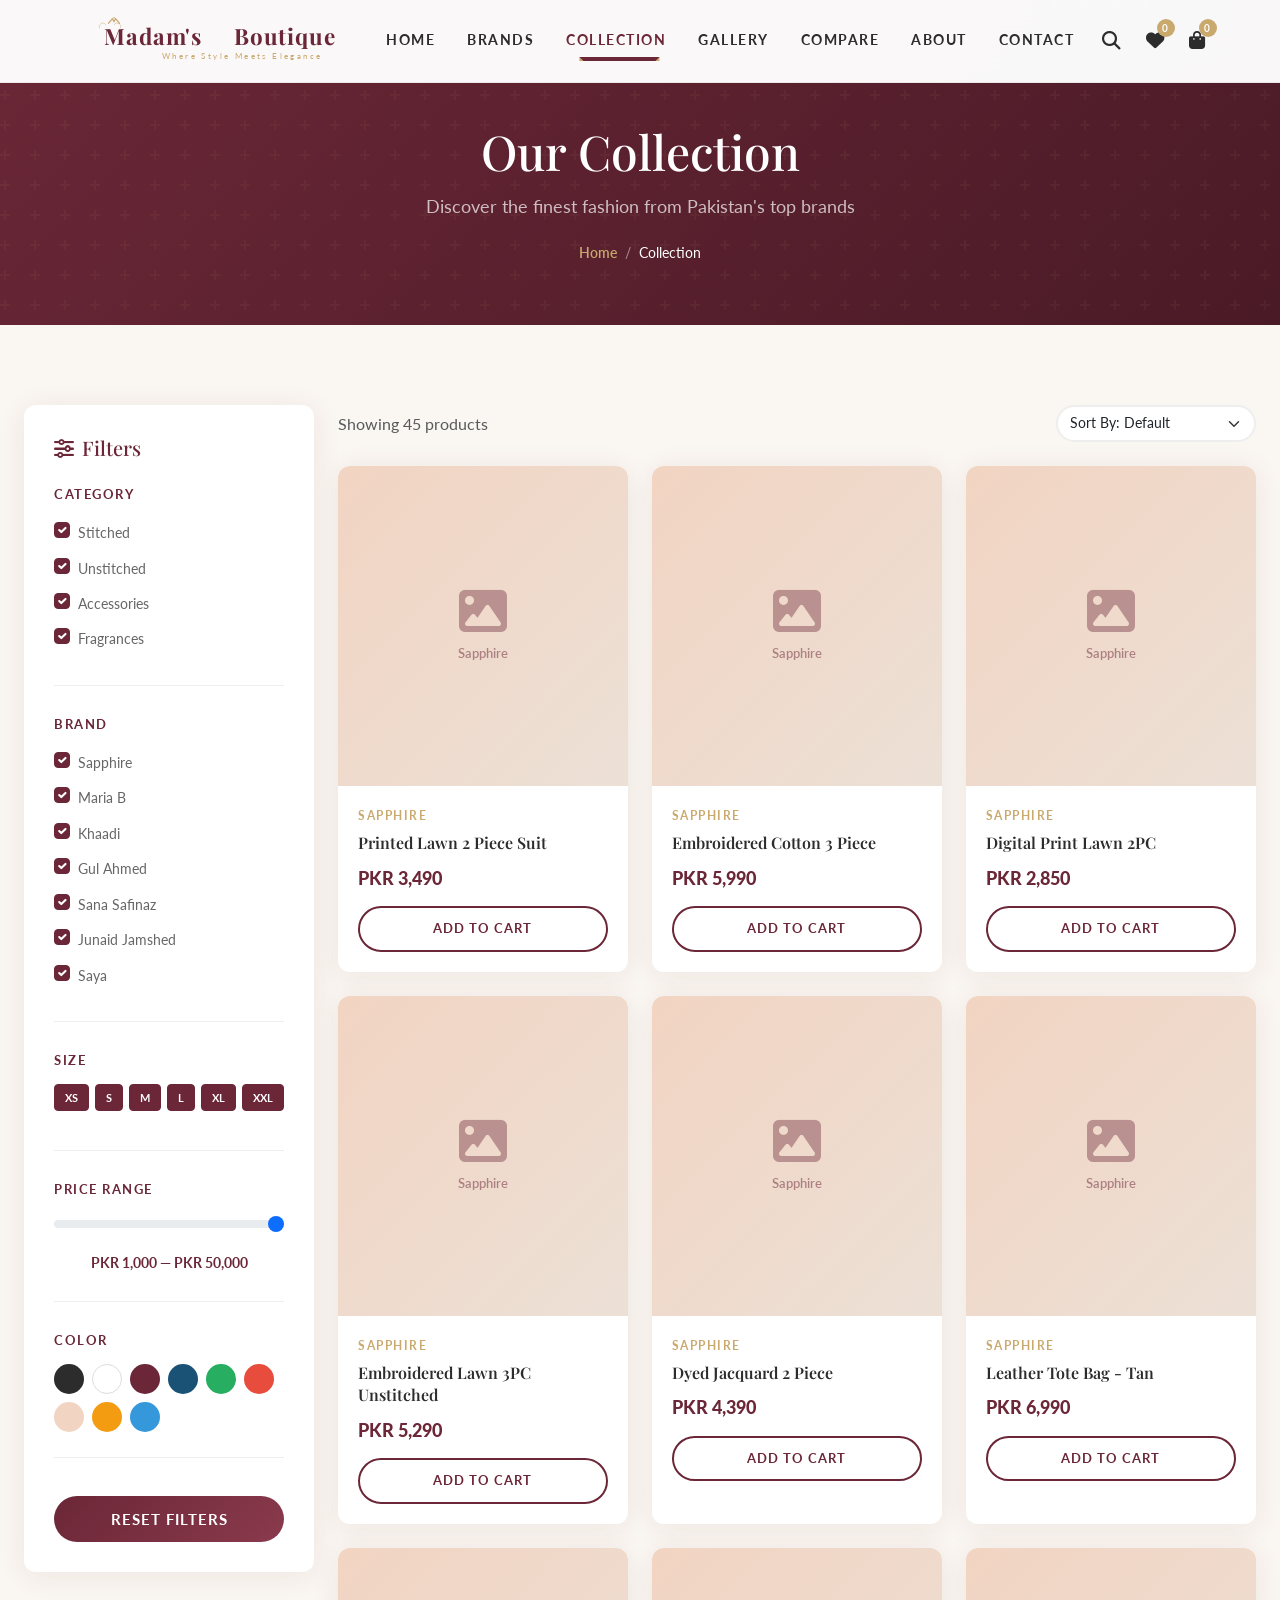
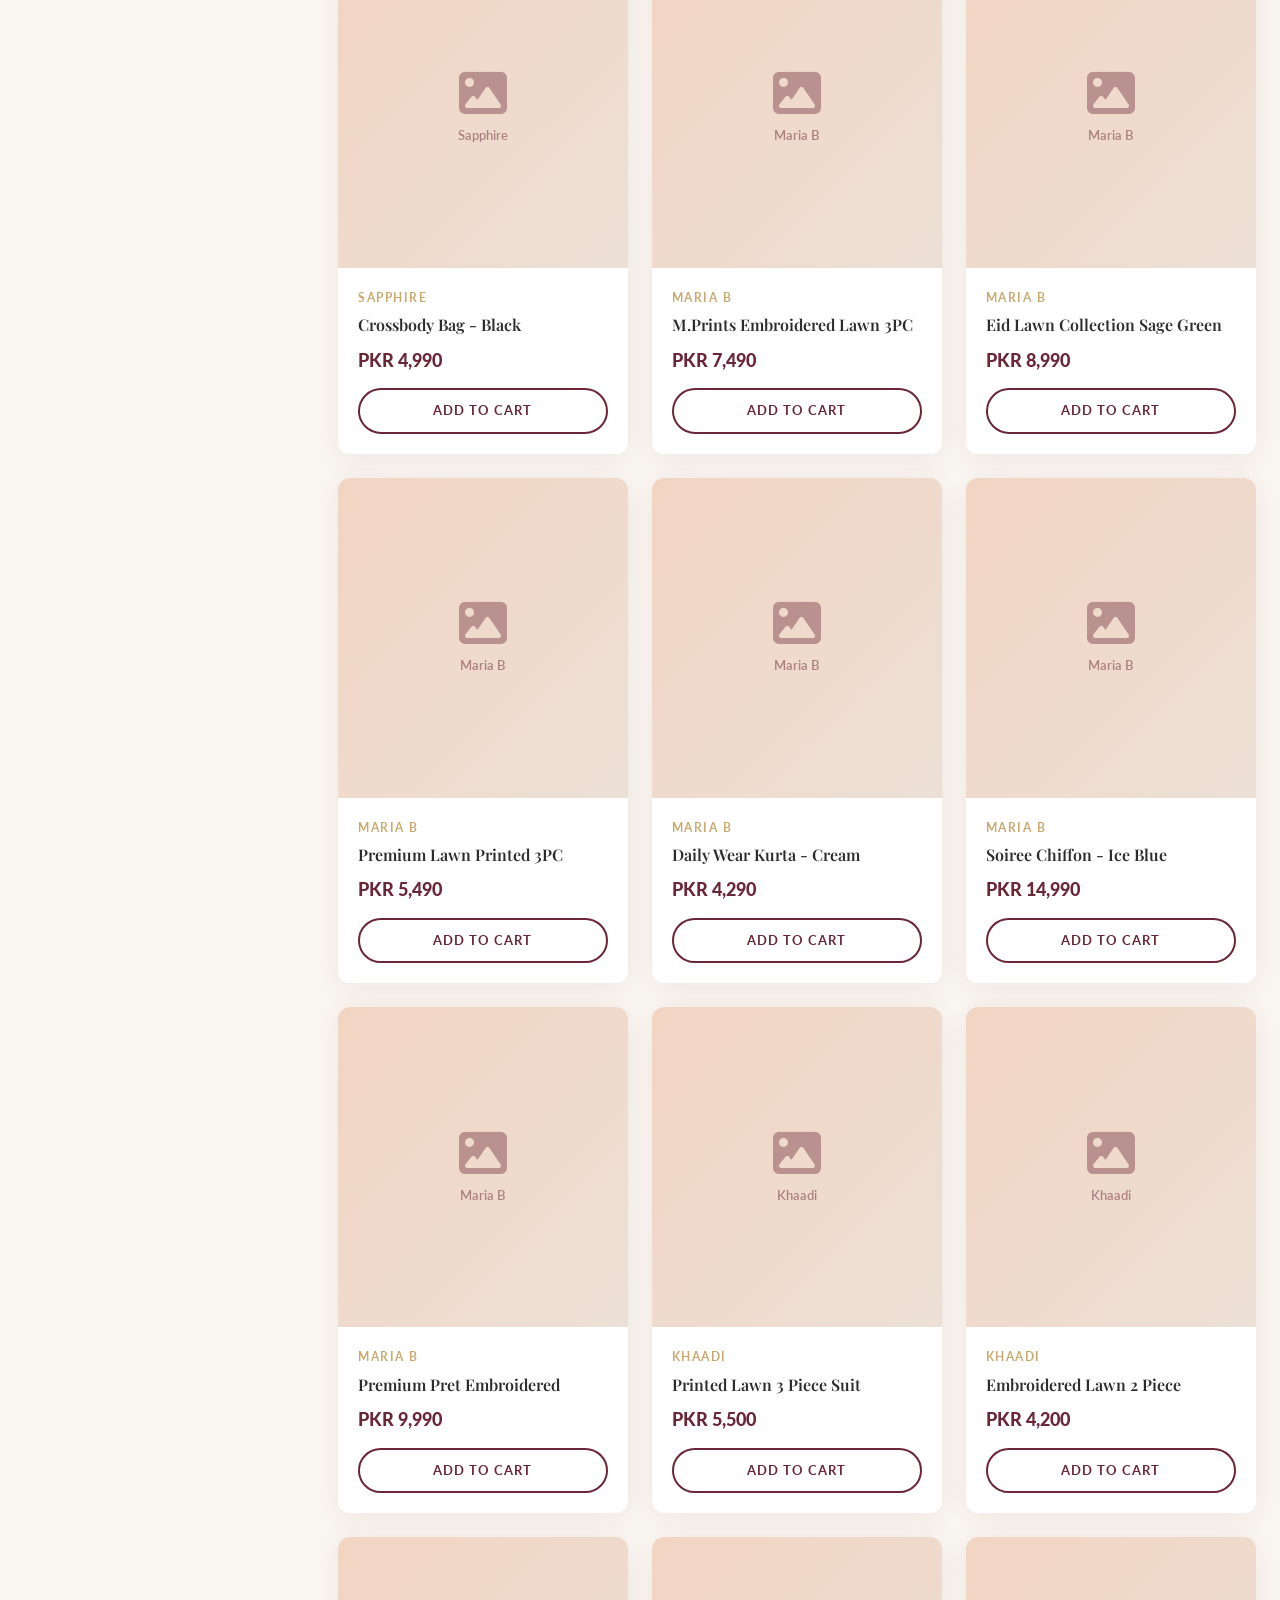
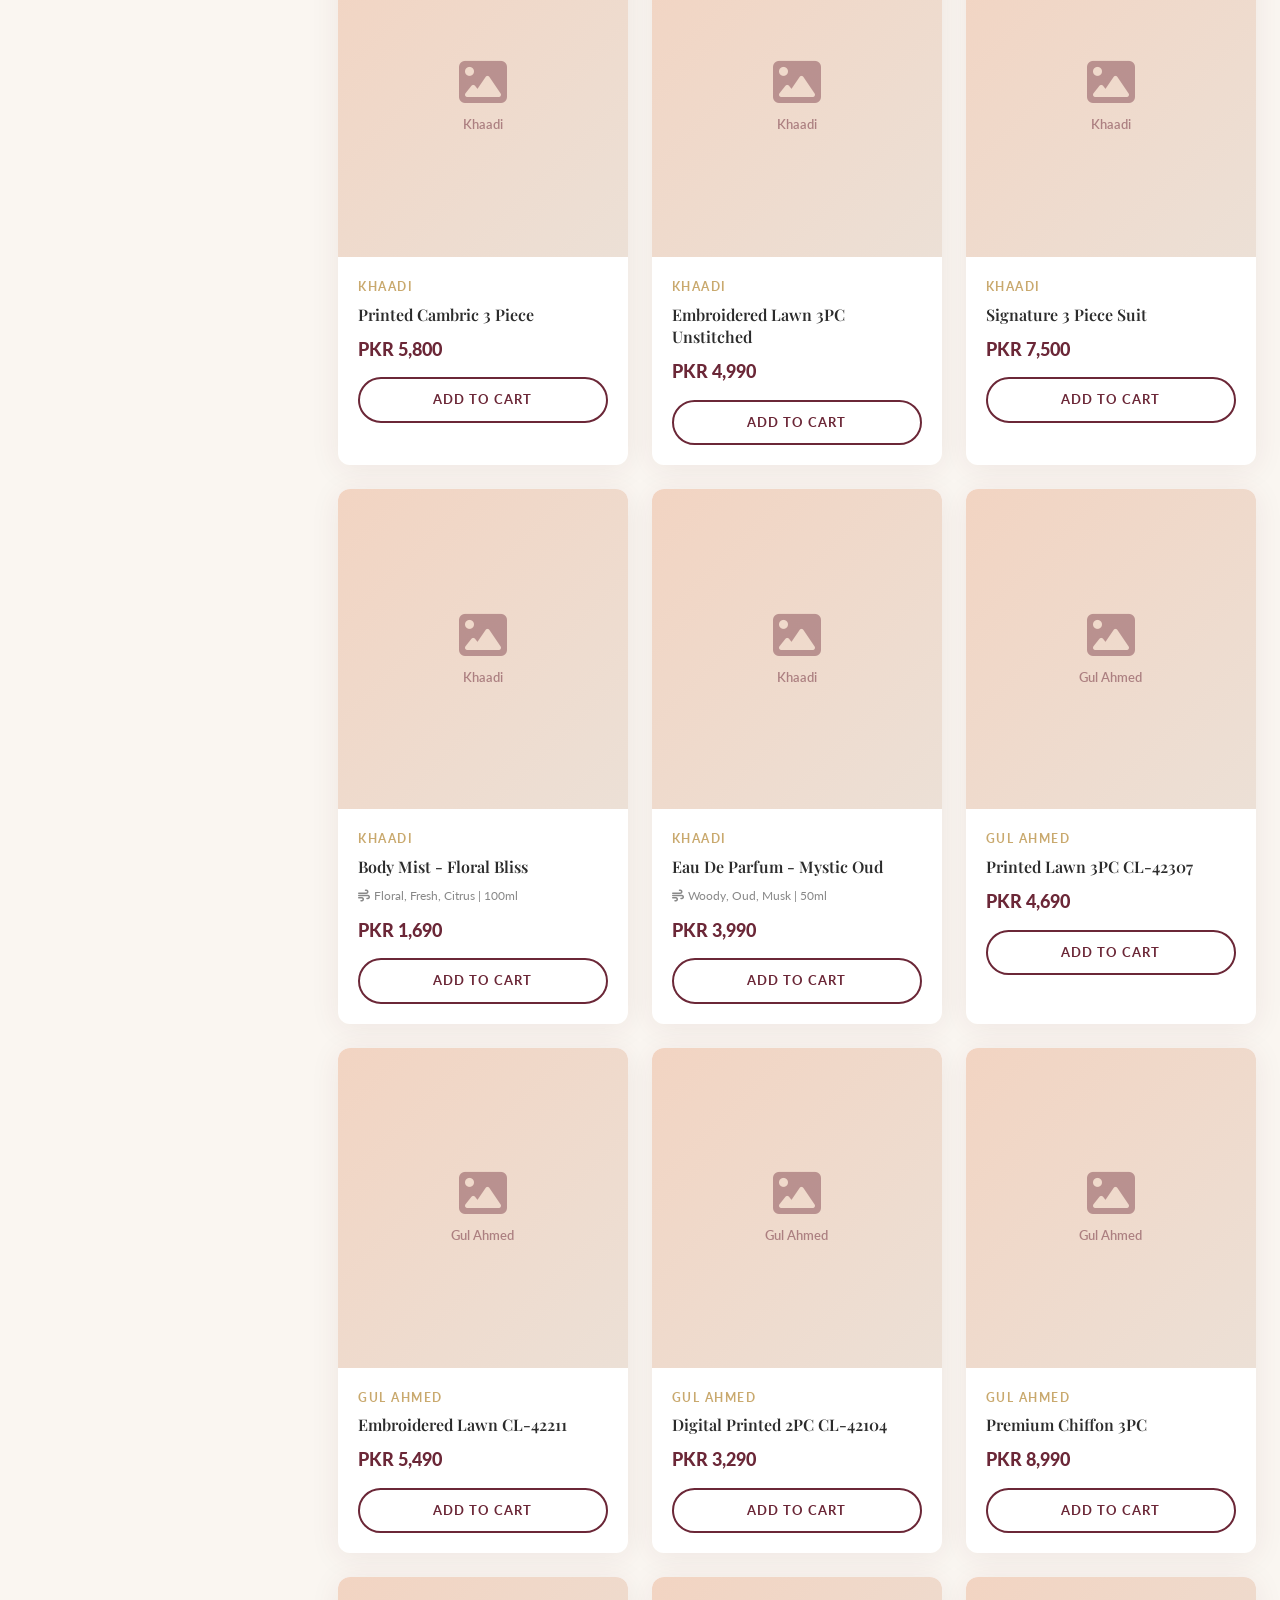
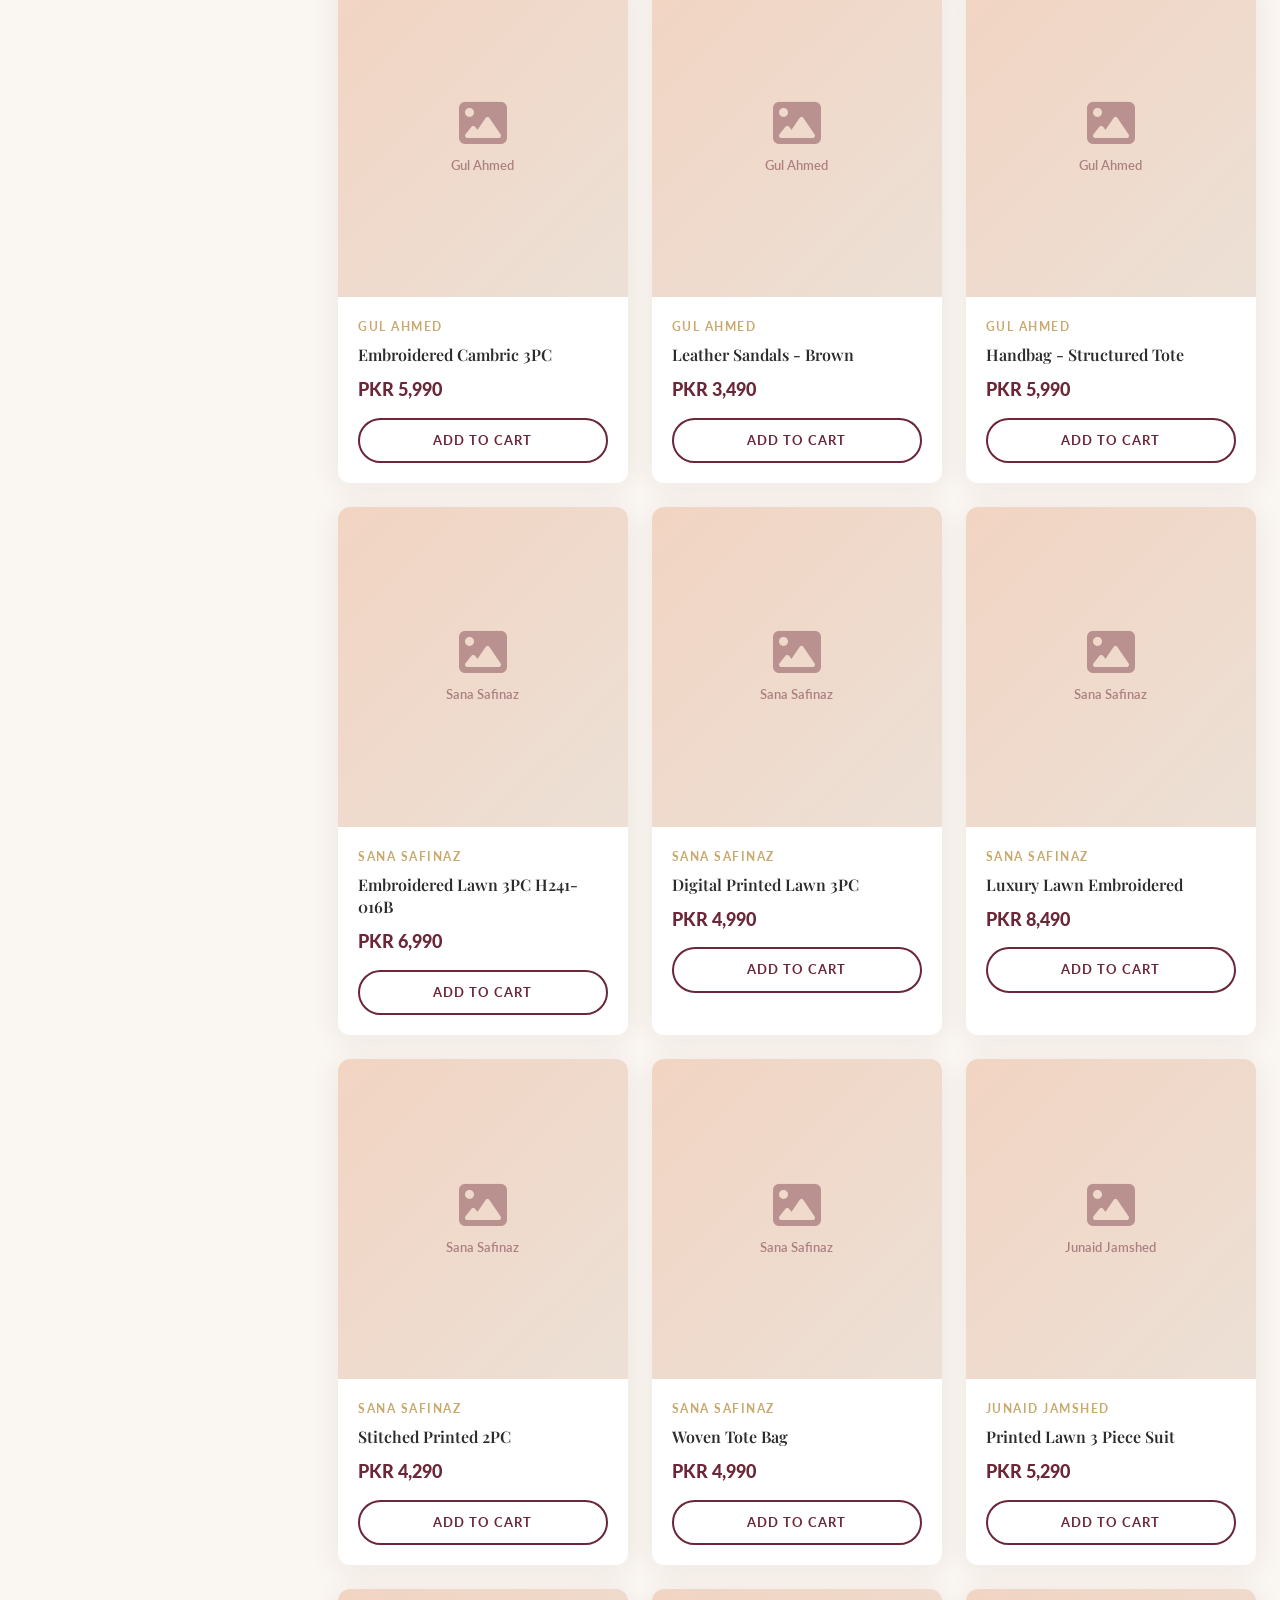
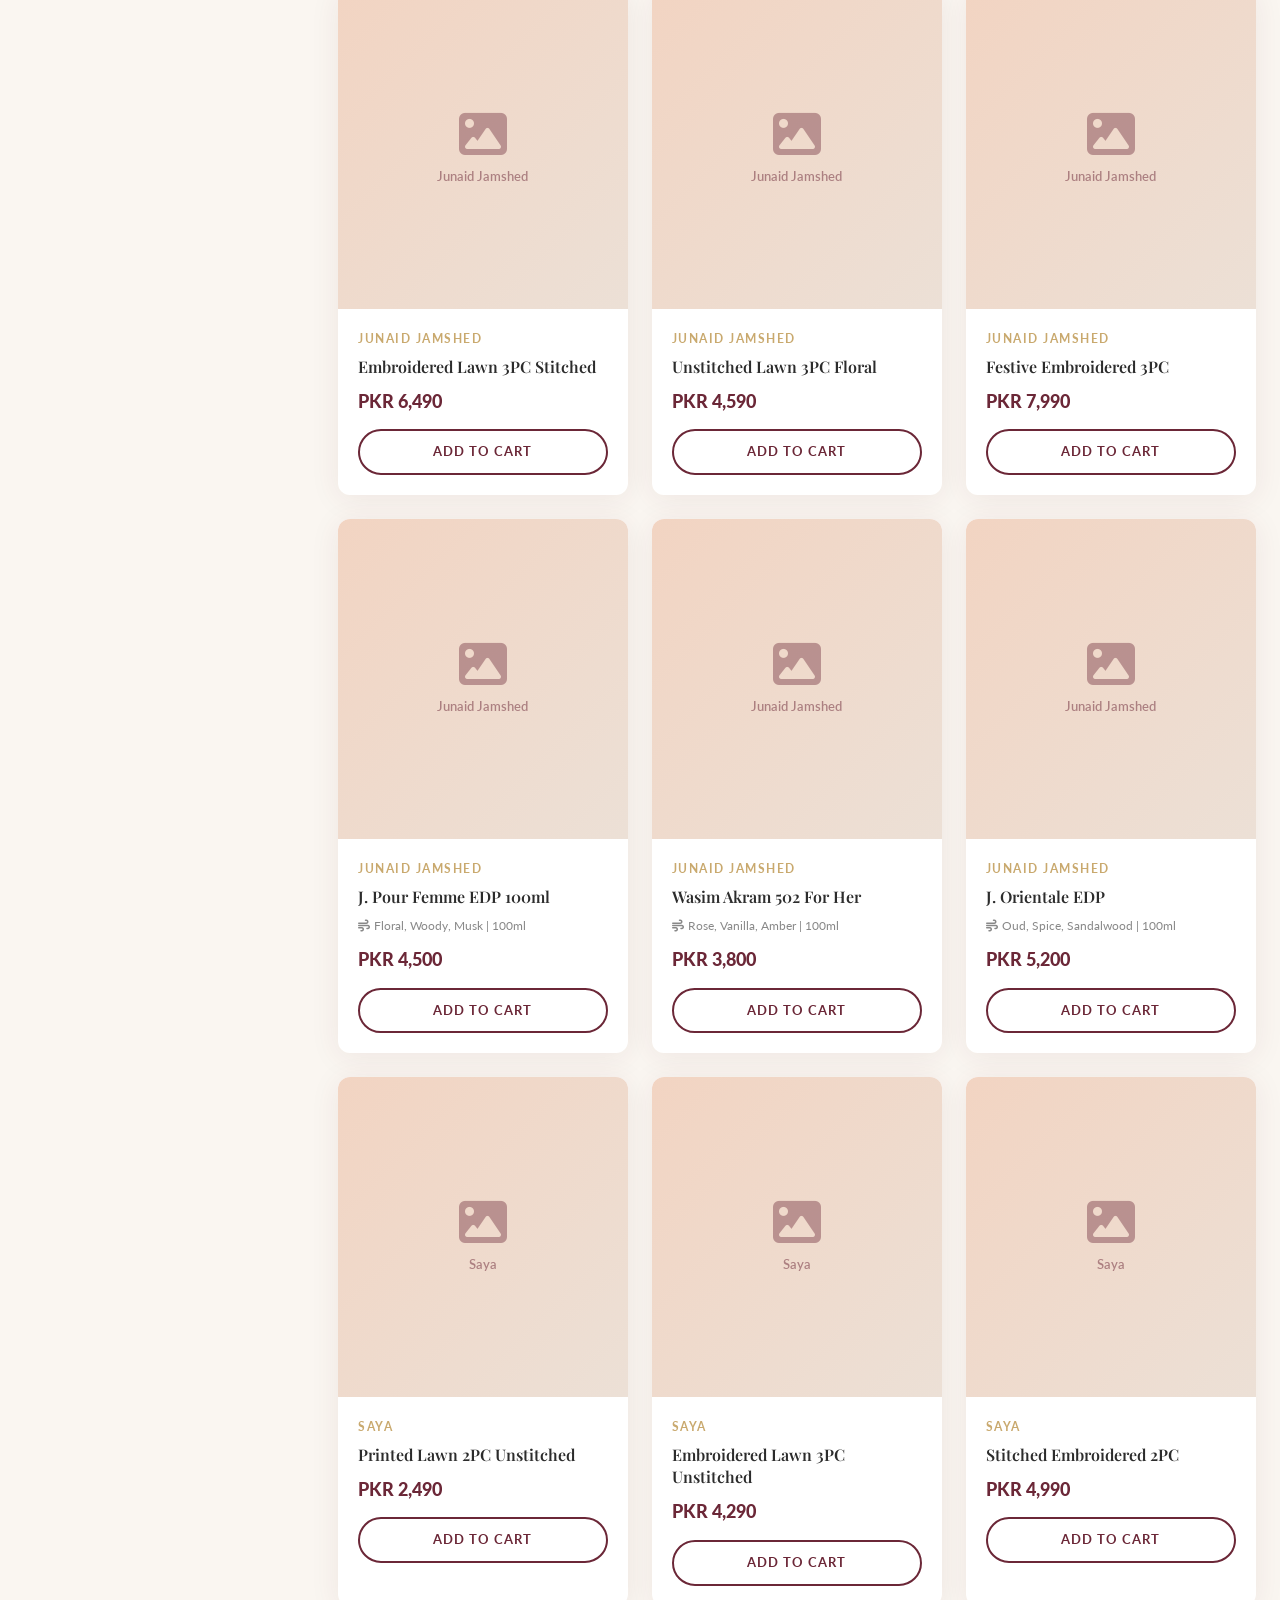
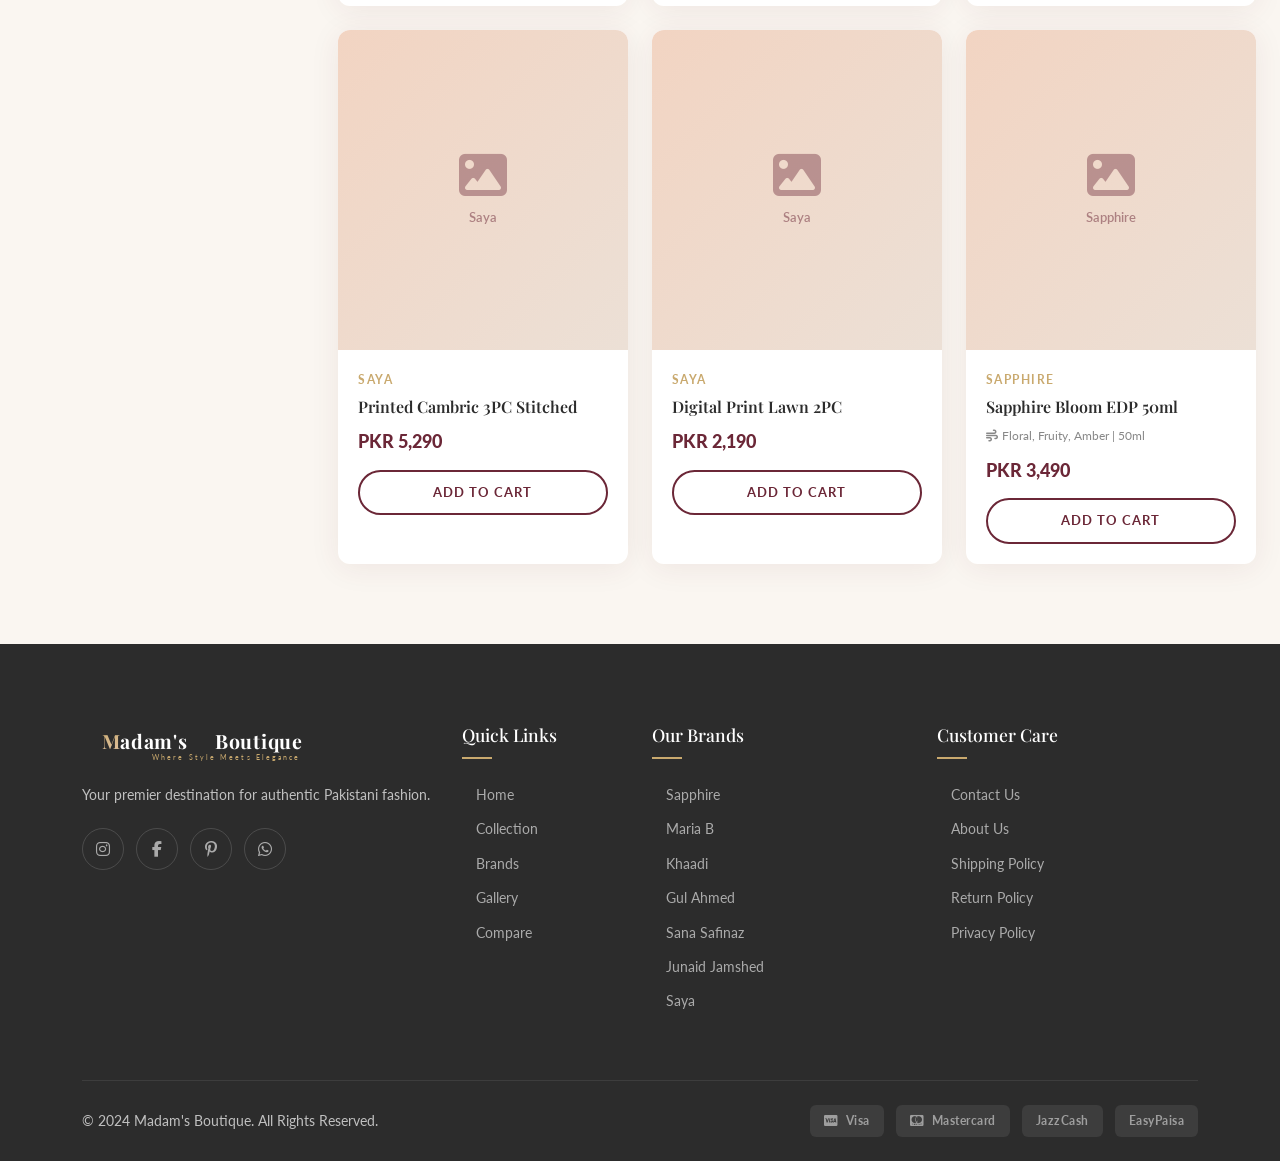
<file: collection.html>
<!DOCTYPE html>
<html lang="en">
<head>
    <meta charset="UTF-8">
    <meta name="viewport" content="width=device-width, initial-scale=1.0">
    <meta name="description" content="Shop the full collection of stitched, unstitched, accessories and fragrances at Madam's Boutique. Filter by brand, category, size and price.">
    <title>Collection — Madam's Boutique</title>
    <link href="https://cdn.jsdelivr.net/npm/bootstrap@5.3.3/dist/css/bootstrap.min.css" rel="stylesheet">
    <link href="https://cdnjs.cloudflare.com/ajax/libs/font-awesome/6.5.1/css/all.min.css" rel="stylesheet">
    <link href="styles.css" rel="stylesheet">
</head>
<body>

    <nav class="navbar navbar-expand-lg navbar-boutique fixed-top" id="mainNavbar">
        <div class="container">
            <a class="navbar-brand" href="index.html">
                <svg xmlns="http://www.w3.org/2000/svg" viewBox="0 0 340 60" height="48"><defs><linearGradient id="roseGold" x1="0%" y1="0%" x2="100%" y2="100%"><stop offset="0%" style="stop-color:#C9A96E"/><stop offset="100%" style="stop-color:#F2D4C2"/></linearGradient></defs><text x="28" y="35" font-family="'Playfair Display', Georgia, serif" font-size="28" font-weight="700" fill="#6B2737" letter-spacing="1">Madam's</text><text x="190" y="35" font-family="'Playfair Display', Georgia, serif" font-size="28" font-weight="700" fill="#6B2737" letter-spacing="1">Boutique</text><path d="M33 8 L38 2 L40 6 L42 2 L47 8" stroke="#C9A96E" stroke-width="1.5" fill="none" stroke-linecap="round" stroke-linejoin="round"/><circle cx="40" cy="1" r="1" fill="#C9A96E"/><path d="M22 14 Q20 10 24 8 Q28 6 30 10" stroke="#C9A96E" stroke-width="1" fill="none" opacity="0.6"/><path d="M48 14 Q50 10 46 8 Q42 6 40 10" stroke="#C9A96E" stroke-width="1" fill="none" opacity="0.6"/><text x="100" y="52" font-family="'Lato', Arial, sans-serif" font-size="10.5" fill="#C9A96E" letter-spacing="3">Where Style Meets Elegance</text></svg>
            </a>
            <button class="navbar-toggler border-0" type="button" data-bs-toggle="collapse" data-bs-target="#navbarContent"><i class="fas fa-bars" style="color: var(--primary);"></i></button>
            <div class="collapse navbar-collapse" id="navbarContent">
                <ul class="navbar-nav mx-auto mb-2 mb-lg-0">
                    <li class="nav-item"><a class="nav-link" href="index.html">Home</a></li>
                    <li class="nav-item"><a class="nav-link" href="brands.html">Brands</a></li>
                    <li class="nav-item dropdown"><a class="nav-link dropdown-toggle active" href="collection.html" role="button" data-bs-toggle="dropdown">Collection</a><ul class="dropdown-menu"><li><a class="dropdown-item" href="collection.html?category=stitched">Stitched</a></li><li><a class="dropdown-item" href="collection.html?category=unstitched">Unstitched</a></li><li><a class="dropdown-item" href="collection.html?category=accessories">Accessories</a></li><li><a class="dropdown-item" href="collection.html?category=fragrances">Fragrances</a></li></ul></li>
                    <li class="nav-item"><a class="nav-link" href="gallery.html">Gallery</a></li>
                    <li class="nav-item"><a class="nav-link" href="compare.html">Compare</a></li>
                    <li class="nav-item"><a class="nav-link" href="about.html">About</a></li>
                    <li class="nav-item"><a class="nav-link" href="contact.html">Contact</a></li>
                </ul>
                <ul class="navbar-nav navbar-icons">
                    <li class="nav-item"><a class="nav-link" href="#" id="searchToggle"><i class="fas fa-search"></i></a></li>
                    <li class="nav-item"><a class="nav-link" href="#"><i class="fas fa-heart"></i><span class="badge">0</span></a></li>
                    <li class="nav-item"><a class="nav-link" href="#"><i class="fas fa-shopping-bag"></i><span class="badge" id="cartBadge">0</span></a></li>
                </ul>
            </div>
        </div>
    </nav>

    <div class="search-overlay" id="searchOverlay"><button class="close-search" id="closeSearch"><i class="fas fa-times"></i></button><div class="search-box"><input type="text" placeholder="Search for products, brands..." id="searchInput"></div></div>

    <section class="page-hero">
        <h1>Our Collection</h1>
        <p>Discover the finest fashion from Pakistan's top brands</p>
        <div class="breadcrumb-custom"><a href="index.html">Home</a><span>/</span><span style="color: var(--white);">Collection</span></div>
    </section>

    <section class="section-padding">
        <div class="container-fluid px-4">
            <div class="row g-4">
                <div class="col-lg-3">
                    <div class="filter-sidebar">
                        <h5 style="font-family:'Playfair Display',serif; color:var(--primary); margin-bottom:25px;">
                            <i class="fas fa-sliders-h me-2"></i>Filters
                        </h5>

                        <div class="filter-group">
                            <h6>Category</h6>
                            <div class="form-check"><input class="form-check-input" type="checkbox" value="stitched" id="catStitched" checked onchange="filterProducts()"><label class="form-check-label" for="catStitched">Stitched</label></div>
                            <div class="form-check"><input class="form-check-input" type="checkbox" value="unstitched" id="catUnstitched" checked onchange="filterProducts()"><label class="form-check-label" for="catUnstitched">Unstitched</label></div>
                            <div class="form-check"><input class="form-check-input" type="checkbox" value="accessory" id="catAccessory" checked onchange="filterProducts()"><label class="form-check-label" for="catAccessory">Accessories</label></div>
                            <div class="form-check"><input class="form-check-input" type="checkbox" value="fragrance" id="catFragrance" checked onchange="filterProducts()"><label class="form-check-label" for="catFragrance">Fragrances</label></div>
                        </div>

                        <div class="filter-group">
                            <h6>Brand</h6>
                            <div class="form-check"><input class="form-check-input" type="checkbox" value="sapphire" id="brSapphire" checked onchange="filterProducts()"><label class="form-check-label" for="brSapphire">Sapphire</label></div>
                            <div class="form-check"><input class="form-check-input" type="checkbox" value="mariab" id="brMariab" checked onchange="filterProducts()"><label class="form-check-label" for="brMariab">Maria B</label></div>
                            <div class="form-check"><input class="form-check-input" type="checkbox" value="khaadi" id="brKhaadi" checked onchange="filterProducts()"><label class="form-check-label" for="brKhaadi">Khaadi</label></div>
                            <div class="form-check"><input class="form-check-input" type="checkbox" value="gulahmed" id="brGulahmed" checked onchange="filterProducts()"><label class="form-check-label" for="brGulahmed">Gul Ahmed</label></div>
                            <div class="form-check"><input class="form-check-input" type="checkbox" value="sanasafinaz" id="brSanasafinaz" checked onchange="filterProducts()"><label class="form-check-label" for="brSanasafinaz">Sana Safinaz</label></div>
                            <div class="form-check"><input class="form-check-input" type="checkbox" value="jj" id="brJj" checked onchange="filterProducts()"><label class="form-check-label" for="brJj">Junaid Jamshed</label></div>
                            <div class="form-check"><input class="form-check-input" type="checkbox" value="saya" id="brSaya" checked onchange="filterProducts()"><label class="form-check-label" for="brSaya">Saya</label></div>
                        </div>

                        <div class="filter-group">
                            <h6>Size</h6>
                            <div class="product-sizes">
                                <button class="size-pill active" onclick="this.classList.toggle('active')">XS</button>
                                <button class="size-pill active" onclick="this.classList.toggle('active')">S</button>
                                <button class="size-pill active" onclick="this.classList.toggle('active')">M</button>
                                <button class="size-pill active" onclick="this.classList.toggle('active')">L</button>
                                <button class="size-pill active" onclick="this.classList.toggle('active')">XL</button>
                                <button class="size-pill active" onclick="this.classList.toggle('active')">XXL</button>
                            </div>
                        </div>

                        <div class="filter-group">
                            <h6>Price Range</h6>
                            <input type="range" class="form-range" min="1000" max="50000" value="50000" id="priceRange" oninput="document.getElementById('priceDisplay').textContent='PKR 1,000 — PKR '+parseInt(this.value).toLocaleString(); filterProducts();">
                            <div class="price-range-display" id="priceDisplay">PKR 1,000 — PKR 50,000</div>
                        </div>

                        <div class="filter-group">
                            <h6>Color</h6>
                            <div class="color-swatches">
                                <div class="color-swatch" style="background:#2C2C2C;" title="Black" onclick="this.classList.toggle('active')"></div>
                                <div class="color-swatch" style="background:#FFFFFF; border:1px solid #ddd;" title="White" onclick="this.classList.toggle('active')"></div>
                                <div class="color-swatch" style="background:#6B2737;" title="Burgundy" onclick="this.classList.toggle('active')"></div>
                                <div class="color-swatch" style="background:#1a5276;" title="Navy" onclick="this.classList.toggle('active')"></div>
                                <div class="color-swatch" style="background:#27ae60;" title="Green" onclick="this.classList.toggle('active')"></div>
                                <div class="color-swatch" style="background:#e74c3c;" title="Red" onclick="this.classList.toggle('active')"></div>
                                <div class="color-swatch" style="background:#F2D4C2;" title="Pink" onclick="this.classList.toggle('active')"></div>
                                <div class="color-swatch" style="background:#f39c12;" title="Yellow" onclick="this.classList.toggle('active')"></div>
                                <div class="color-swatch" style="background:#3498db;" title="Blue" onclick="this.classList.toggle('active')"></div>
                            </div>
                        </div>

                        <button class="btn btn-primary-custom w-100 mt-2" onclick="resetFilters()">Reset Filters</button>
                    </div>
                </div>

                <div class="col-lg-9">
                    <div class="d-flex justify-content-between align-items-center mb-4 flex-wrap gap-2">
                        <p class="mb-0 text-muted" id="resultCount">Showing all products</p>
                        <select class="form-select" style="width:200px; border-radius:50px; border:2px solid #eee; font-size:0.85rem;" id="sortSelect" onchange="filterProducts()">
                            <option value="default">Sort By: Default</option>
                            <option value="low">Price: Low to High</option>
                            <option value="high">Price: High to Low</option>
                            <option value="name">Name: A to Z</option>
                        </select>
                    </div>
                    <div class="row g-4" id="productGrid"></div>
                </div>
            </div>
        </div>
    </section>

    <footer class="footer-boutique">
        <div class="container">
            <div class="row g-4">
                <div class="col-lg-4 col-md-6 footer-about">
                    <svg xmlns="http://www.w3.org/2000/svg" viewBox="0 0 340 60" height="42" class="mb-3"><defs><linearGradient id="roseGoldFooter" x1="0%" y1="0%" x2="100%" y2="100%"><stop offset="0%" style="stop-color:#C9A96E"/><stop offset="100%" style="stop-color:#F2D4C2"/></linearGradient></defs><text x="28" y="35" font-family="'Playfair Display', Georgia, serif" font-size="28" font-weight="700" fill="#FFFFFF" letter-spacing="1"><tspan fill="url(#roseGoldFooter)">M</tspan>adam's</text><text x="190" y="35" font-family="'Playfair Display', Georgia, serif" font-size="28" font-weight="700" fill="#FFFFFF" letter-spacing="1">Boutique</text><text x="100" y="52" font-family="'Lato', Arial, sans-serif" font-size="10.5" fill="#C9A96E" letter-spacing="3">Where Style Meets Elegance</text></svg>
                    <p>Your premier destination for authentic Pakistani fashion.</p>
                    <div class="footer-social"><a href="#"><i class="fab fa-instagram"></i></a><a href="#"><i class="fab fa-facebook-f"></i></a><a href="#"><i class="fab fa-pinterest-p"></i></a><a href="#"><i class="fab fa-whatsapp"></i></a></div>
                </div>
                <div class="col-lg-2 col-md-6"><h5>Quick Links</h5><ul class="footer-links"><li><a href="index.html">Home</a></li><li><a href="collection.html">Collection</a></li><li><a href="brands.html">Brands</a></li><li><a href="gallery.html">Gallery</a></li><li><a href="compare.html">Compare</a></li></ul></div>
                <div class="col-lg-3 col-md-6"><h5>Our Brands</h5><ul class="footer-links"><li><a href="https://pk.sapphireonline.pk" target="_blank" rel="noopener noreferrer">Sapphire</a></li><li><a href="https://www.mariab.pk" target="_blank" rel="noopener noreferrer">Maria B</a></li><li><a href="https://pk.khaadi.com" target="_blank" rel="noopener noreferrer">Khaadi</a></li><li><a href="https://www.gulahmedshop.com" target="_blank" rel="noopener noreferrer">Gul Ahmed</a></li><li><a href="https://sanasafinaz.com" target="_blank" rel="noopener noreferrer">Sana Safinaz</a></li><li><a href="https://www.junaidjamshed.com" target="_blank" rel="noopener noreferrer">Junaid Jamshed</a></li><li><a href="https://saya.pk" target="_blank" rel="noopener noreferrer">Saya</a></li></ul></div>
                <div class="col-lg-3 col-md-6"><h5>Customer Care</h5><ul class="footer-links"><li><a href="contact.html">Contact Us</a></li><li><a href="about.html">About Us</a></li><li><a href="#">Shipping Policy</a></li><li><a href="#">Return Policy</a></li><li><a href="#">Privacy Policy</a></li></ul></div>
            </div>
            <div class="footer-bottom"><div class="row align-items-center"><div class="col-md-6"><p>&copy; 2024 Madam's Boutique. All Rights Reserved.</p></div><div class="col-md-6"><div class="payment-icons"><div class="payment-icon"><i class="fab fa-cc-visa me-1"></i> Visa</div><div class="payment-icon"><i class="fab fa-cc-mastercard me-1"></i> Mastercard</div><div class="payment-icon">JazzCash</div><div class="payment-icon">EasyPaisa</div></div></div></div></div>
        </div>
    </footer>

    <button class="back-to-top" id="backToTop"><i class="fas fa-chevron-up"></i></button>
    <script src="https://cdn.jsdelivr.net/npm/bootstrap@5.3.3/dist/js/bootstrap.bundle.min.js"></script>
    <script>
    var allProducts = [
        {name:"Printed Lawn 2 Piece Suit",brand:"sapphire",brandLabel:"Sapphire",category:"stitched",price:3490,img:"https://pk.sapphireonline.pk/dw/image/v2/BKSB_PRD/on/demandware.static/-/Sites-sapphire-master-catalog/default/dw2a0c2297/images/April26/10thApril26/PR6CASTV605S_999_2.JPG?sw=1000&sh=1200",alt:"Sapphire Printed Lawn 2 Piece Suit"},
        {name:"Embroidered Cotton 3 Piece",brand:"sapphire",brandLabel:"Sapphire",category:"stitched",price:5990,img:"https://pk.sapphireonline.pk/dw/image/v2/BKSB_PRD/on/demandware.static/-/Sites-sapphire-master-catalog/default/dwf711a675/images/April26/9thApril26/PR6CAHMV629S_999_2.JPG?sw=1000&sh=1200",alt:"Sapphire Embroidered Cotton 3 Piece"},
        {name:"Digital Print Lawn 2PC",brand:"sapphire",brandLabel:"Sapphire",category:"unstitched",price:2850,img:"https://pk.sapphireonline.pk/dw/image/v2/BKSB_PRD/on/demandware.static/-/Sites-sapphire-master-catalog/default/dw21098552/images/April26/9thApril26/PES6SCHMV704_999_2.JPG?sw=1000&sh=1200",alt:"Sapphire Digital Print Lawn 2PC Unstitched"},
        {name:"Embroidered Lawn 3PC Unstitched",brand:"sapphire",brandLabel:"Sapphire",category:"unstitched",price:5290,img:"https://pk.sapphireonline.pk/dw/image/v2/BKSB_PRD/on/demandware.static/-/Sites-sapphire-master-catalog/default/dwf1037620/images/April26/9thApril26/PRS6SCHMV749_999_2.JPG?sw=1000&sh=1200",alt:"Sapphire Embroidered Lawn 3PC"},
        {name:"Dyed Jacquard 2 Piece",brand:"sapphire",brandLabel:"Sapphire",category:"stitched",price:4390,img:"https://pk.sapphireonline.pk/dw/image/v2/BKSB_PRD/on/demandware.static/-/Sites-sapphire-master-catalog/default/dw7673ab39/images/April26/9thApril26/PRS2CASTV621_999_2.JPG?sw=1000&sh=1200",alt:"Sapphire Dyed Jacquard 2 Piece"},
        {name:"Leather Tote Bag - Tan",brand:"sapphire",brandLabel:"Sapphire",category:"accessory",price:6990,img:"https://cdn.shopify.com/s/files/1/0620/8788/9062/files/MBG-W25-19-Brown_Front_A.jpg?v=1763736036",alt:"Sapphire Leather Tote Bag Tan"},
        {name:"Crossbody Bag - Black",brand:"sapphire",brandLabel:"Sapphire",category:"accessory",price:4990,img:"https://cdn.shopify.com/s/files/1/0620/8788/9062/files/MBG-W25-18-Green_Front_A.jpg?v=1763735971",alt:"Sapphire Crossbody Bag Black"},
        {name:"M.Prints Embroidered Lawn 3PC",brand:"mariab",brandLabel:"Maria B",category:"unstitched",price:7490,img:"https://cdn.shopify.com/s/files/1/0620/8788/9062/files/DWEF26122OffWhiteFront_A.jpg?v=1776340765",alt:"Maria B M.Prints Embroidered Lawn 3PC"},
        {name:"Eid Lawn Collection Sage Green",brand:"mariab",brandLabel:"Maria B",category:"unstitched",price:8990,img:"https://cdn.shopify.com/s/files/1/0620/8788/9062/files/DWEA26102OffWhiteFront_A.jpg?v=1776247865",alt:"Maria B Eid Lawn Sage Green"},
        {name:"Premium Lawn Printed 3PC",brand:"mariab",brandLabel:"Maria B",category:"unstitched",price:5490,img:"https://cdn.shopify.com/s/files/1/0620/8788/9062/files/MSTEF2611Front_A.jpg?v=1776243605",alt:"Maria B Premium Lawn Printed"},
        {name:"Daily Wear Kurta - Cream",brand:"mariab",brandLabel:"Maria B",category:"stitched",price:4290,img:"https://cdn.shopify.com/s/files/1/0620/8788/9062/files/DWEF2625LightBlueFront_A.jpg?v=1776244087",alt:"Maria B Daily Wear Kurta Cream"},
        {name:"Soiree Chiffon - Ice Blue",brand:"mariab",brandLabel:"Maria B",category:"unstitched",price:14990,img:"https://cdn.shopify.com/s/files/1/0620/8788/9062/files/DWEF2625Front_A.jpg?v=1776244195",alt:"Maria B Soiree Chiffon Ice Blue"},
        {name:"Premium Pret Embroidered",brand:"mariab",brandLabel:"Maria B",category:"stitched",price:9990,img:"https://cdn.shopify.com/s/files/1/0620/8788/9062/files/DWEA2634FeroziFront_A.jpg?v=1776244469",alt:"Maria B Premium Pret Dusty Pink"},
        {name:"Printed Lawn 3 Piece Suit",brand:"khaadi",brandLabel:"Khaadi",category:"stitched",price:5500,img:"https://pk.khaadi.com/dw/image/v2/BJTG_PRD/on/demandware.static/-/Sites-khaadi-master-catalog/default/dw7a37d7cf/images/hi-res/kw32b_multi_1.jpg?sw=400&sh=600",alt:"Khaadi Printed Lawn 3 Piece Green"},
        {name:"Embroidered Lawn 2 Piece",brand:"khaadi",brandLabel:"Khaadi",category:"stitched",price:4200,img:"https://pk.khaadi.com/dw/image/v2/BJTG_PRD/on/demandware.static/-/Sites-khaadi-master-catalog/default/dw97ffcafe/images/hi-res/kw38a_multi_1.jpg?sw=400&sh=600",alt:"Khaadi Embroidered Lawn 2 Piece Blue"},
        {name:"Printed Cambric 3 Piece",brand:"khaadi",brandLabel:"Khaadi",category:"stitched",price:5800,img:"https://pk.khaadi.com/dw/image/v2/BJTG_PRD/on/demandware.static/-/Sites-khaadi-master-catalog/default/dw73c99f2c/images/hi-res/25-09-10e3-02ta_multi_1.jpg?sw=400&sh=600",alt:"Khaadi Printed Cambric 3 Piece Maroon"},
        {name:"Embroidered Lawn 3PC Unstitched",brand:"khaadi",brandLabel:"Khaadi",category:"unstitched",price:4990,img:"https://pk.khaadi.com/dw/image/v2/BJTG_PRD/on/demandware.static/-/Sites-khaadi-master-catalog/default/dwea51b189/images/hi-res/25-10-11e1-07ta_multi_1.jpg?sw=400&sh=600",alt:"Khaadi Embroidered Lawn 3PC Unstitched"},
        {name:"Signature 3 Piece Suit",brand:"khaadi",brandLabel:"Khaadi",category:"stitched",price:7500,img:"https://pk.khaadi.com/dw/image/v2/BJTG_PRD/on/demandware.static/-/Sites-khaadi-master-catalog/default/dwe2fa6bbe/images/hi-res/25-09-12e2-02ta_multi_1.jpg?sw=400&sh=600",alt:"Khaadi Signature 3 Piece Teal"},
        {name:"Body Mist - Floral Bliss",brand:"khaadi",brandLabel:"Khaadi",category:"fragrance",price:1690,img:"https://cdn.shopify.com/s/files/1/0706/3253/8159/files/DSC04176.jpg?v=1773679441",alt:"Khaadi Body Mist Floral Bliss",notes:"Floral, Fresh, Citrus",size:"100ml"},
        {name:"Eau De Parfum - Mystic Oud",brand:"khaadi",brandLabel:"Khaadi",category:"fragrance",price:3990,img:"https://cdn.shopify.com/s/files/1/0706/3253/8159/files/HighLife-1.jpg?v=1775213049",alt:"Khaadi Eau De Parfum Mystic Oud",notes:"Woody, Oud, Musk",size:"50ml"},
        {name:"Printed Lawn 3PC CL-42307",brand:"gulahmed",brandLabel:"Gul Ahmed",category:"unstitched",price:4690,img:"https://cdn.shopify.com/s/files/1/0706/3253/8159/files/scf-43013_1_-_copy.jpg?v=1758371133",alt:"Gul Ahmed Printed Lawn 3PC CL-42307"},
        {name:"Embroidered Lawn CL-42211",brand:"gulahmed",brandLabel:"Gul Ahmed",category:"unstitched",price:5490,img:"https://cdn.shopify.com/s/files/1/0706/3253/8159/files/scf-43006_1_-_copy.jpg?v=1758371130",alt:"Gul Ahmed Embroidered Lawn CL-42211"},
        {name:"Digital Printed 2PC CL-42104",brand:"gulahmed",brandLabel:"Gul Ahmed",category:"unstitched",price:3290,img:"https://cdn.shopify.com/s/files/1/0706/3253/8159/files/scf-43002_1.jpg?v=1758371134",alt:"Gul Ahmed Digital Printed 2PC"},
        {name:"Premium Chiffon 3PC",brand:"gulahmed",brandLabel:"Gul Ahmed",category:"unstitched",price:8990,img:"https://cdn.shopify.com/s/files/1/0706/3253/8159/files/scf-43014_1.jpg?v=1758371131",alt:"Gul Ahmed Premium Chiffon 3PC"},
        {name:"Embroidered Cambric 3PC",brand:"gulahmed",brandLabel:"Gul Ahmed",category:"stitched",price:5990,img:"https://cdn.shopify.com/s/files/1/0706/3253/8159/files/scf-43003_2.jpg?v=1758371131",alt:"Gul Ahmed Embroidered Cambric 3PC"},
        {name:"Leather Sandals - Brown",brand:"gulahmed",brandLabel:"Gul Ahmed",category:"accessory",price:3490,img:"https://cdn.shopify.com/s/files/1/0740/1753/8280/files/SS25GSH-FSD-009_7d606544-ce78-4c58-b989-2e2715d1e072.jpg?v=1756729132",alt:"Gul Ahmed Leather Sandals Brown"},
        {name:"Handbag - Structured Tote",brand:"gulahmed",brandLabel:"Gul Ahmed",category:"accessory",price:5990,img:"https://cdn.shopify.com/s/files/1/0620/8788/9062/files/MBG-W25-16CamelFront_A_c115b6d2-bdd4-4c6d-a617-7162b1a5d2d7.jpg?v=1762953996",alt:"Gul Ahmed Structured Tote Handbag"},
        {name:"Embroidered Lawn 3PC H241-016B",brand:"sanasafinaz",brandLabel:"Sana Safinaz",category:"unstitched",price:6990,img:"https://cdn.shopify.com/s/files/1/0740/1753/8280/files/R-48_2.jpg?v=1776425841",alt:"Sana Safinaz Embroidered Lawn 3PC"},
        {name:"Digital Printed Lawn 3PC",brand:"sanasafinaz",brandLabel:"Sana Safinaz",category:"unstitched",price:4990,img:"https://cdn.shopify.com/s/files/1/0740/1753/8280/files/SS23GEXE413_1.jpg?v=1776423468",alt:"Sana Safinaz Digital Printed Lawn"},
        {name:"Luxury Lawn Embroidered",brand:"sanasafinaz",brandLabel:"Sana Safinaz",category:"unstitched",price:8490,img:"https://cdn.shopify.com/s/files/1/0740/1753/8280/files/FW23STP502_1.jpg?v=1776422916",alt:"Sana Safinaz Luxury Lawn Embroidered"},
        {name:"Stitched Printed 2PC",brand:"sanasafinaz",brandLabel:"Sana Safinaz",category:"stitched",price:4290,img:"https://cdn.shopify.com/s/files/1/0740/1753/8280/files/SS23GBSP177_1.jpg?v=1776422530",alt:"Sana Safinaz Stitched Printed 2PC"},
        {name:"Woven Tote Bag",brand:"sanasafinaz",brandLabel:"Sana Safinaz",category:"accessory",price:4990,img:"https://cdn.shopify.com/s/files/1/0620/8788/9062/files/MBG-W25-14_Red_Front_A.jpg?v=1763735764",alt:"Sana Safinaz Woven Tote Bag"},
        {name:"Printed Lawn 3 Piece Suit",brand:"jj",brandLabel:"Junaid Jamshed",category:"stitched",price:5290,img:"https://www.junaidjamshed.com/media/catalog/product/j/j/jjlt-26-8104.jpg?optimize=medium&bg-color=255,255,255&fit=bounds&height=300&width=240&canvas=240:300",alt:"J. Printed Lawn 3 Piece"},
        {name:"Embroidered Lawn 3PC Stitched",brand:"jj",brandLabel:"Junaid Jamshed",category:"stitched",price:6490,img:"https://www.junaidjamshed.com/media/catalog/product/j/j/jjlt-26-8103.jpg?optimize=medium&bg-color=255,255,255&fit=bounds&height=300&width=240&canvas=240:300",alt:"J. Embroidered Lawn 3PC Stitched"},
        {name:"Unstitched Lawn 3PC Floral",brand:"jj",brandLabel:"Junaid Jamshed",category:"unstitched",price:4590,img:"https://www.junaidjamshed.com/media/catalog/product/j/j/jjlt-26-8101.jpg?optimize=medium&bg-color=255,255,255&fit=bounds&height=300&width=240&canvas=240:300",alt:"J. Unstitched Lawn 3PC Floral"},
        {name:"Festive Embroidered 3PC",brand:"jj",brandLabel:"Junaid Jamshed",category:"stitched",price:7990,img:"https://www.junaidjamshed.com/media/catalog/product/2/5/25-3561-1_1_.jpg?optimize=medium&bg-color=255,255,255&fit=bounds&height=300&width=240&canvas=240:300",alt:"J. Festive Embroidered 3PC"},
        {name:"J. Pour Femme EDP 100ml",brand:"jj",brandLabel:"Junaid Jamshed",category:"fragrance",price:4500,img:"https://cdn.shopify.com/s/files/1/0620/8788/9062/files/Sand_A.jpg?v=1739450714",alt:"J. Pour Femme Eau De Parfum",notes:"Floral, Woody, Musk",size:"100ml"},
        {name:"Wasim Akram 502 For Her",brand:"jj",brandLabel:"Junaid Jamshed",category:"fragrance",price:3800,img:"https://cdn.shopify.com/s/files/1/0620/8788/9062/files/DUNE_A.jpg?v=1739450697",alt:"J. Wasim Akram 502 For Her",notes:"Rose, Vanilla, Amber",size:"100ml"},
        {name:"J. Orientale EDP",brand:"jj",brandLabel:"Junaid Jamshed",category:"fragrance",price:5200,img:"https://cdn.shopify.com/s/files/1/0620/8788/9062/files/Serenadac.jpg?v=1736247236",alt:"J. Orientale Eau De Parfum",notes:"Oud, Spice, Sandalwood",size:"100ml"},
        {name:"Printed Lawn 2PC Unstitched",brand:"saya",brandLabel:"Saya",category:"unstitched",price:2490,img:"https://cdn.shopify.com/s/files/1/0184/5074/3360/files/sp-12327-1thumbnail.jpg?v=1776429547",alt:"Saya Printed Lawn 2PC Unstitched"},
        {name:"Embroidered Lawn 3PC Unstitched",brand:"saya",brandLabel:"Saya",category:"unstitched",price:4290,img:"https://cdn.shopify.com/s/files/1/0184/5074/3360/files/u01-26010-p04a-1thumbnail.jpg?v=1776426703",alt:"Saya Embroidered Lawn 3PC"},
        {name:"Stitched Embroidered 2PC",brand:"saya",brandLabel:"Saya",category:"stitched",price:4990,img:"https://cdn.shopify.com/s/files/1/0184/5074/3360/files/U01-25396-31A-1Thumbnail_fadd38e0-2521-40bb-ab1f-20d2d877b949.jpg?v=1776424130",alt:"Saya Stitched Embroidered 2PC"},
        {name:"Printed Cambric 3PC Stitched",brand:"saya",brandLabel:"Saya",category:"stitched",price:5290,img:"https://cdn.shopify.com/s/files/1/0184/5074/3360/files/sp-12634-1thumbnail_f69e315b-a8ec-4576-b114-5f487f165750.jpg?v=1776412230",alt:"Saya Printed Cambric 3PC"},
        {name:"Digital Print Lawn 2PC",brand:"saya",brandLabel:"Saya",category:"unstitched",price:2190,img:"https://cdn.shopify.com/s/files/1/0184/5074/3360/files/sp-10985-1thumbnail.jpg?v=1776410074",alt:"Saya Digital Print Lawn 2PC"},
        {name:"Sapphire Bloom EDP 50ml",brand:"sapphire",brandLabel:"Sapphire",category:"fragrance",price:3490,img:"https://cdn.shopify.com/s/files/1/0620/8788/9062/files/Lavelled.jpg?v=1736247346",alt:"Sapphire Bloom Eau De Parfum",notes:"Floral, Fruity, Amber",size:"50ml"}
    ];

    function renderProducts(products) {
        var grid = document.getElementById('productGrid');
        grid.innerHTML = '';
        if (products.length === 0) {
            grid.innerHTML = '<div class="col-12 text-center py-5"><i class="fas fa-search fa-3x mb-3" style="color:var(--accent);opacity:0.4;"></i><h4 style="color:var(--primary);">No Products Found</h4><p class="text-muted">Try adjusting your filters</p></div>';
            document.getElementById('resultCount').textContent = 'No products found';
            return;
        }
        document.getElementById('resultCount').textContent = 'Showing ' + products.length + ' products';
        products.forEach(function(p) {
            var extraInfo = '';
            if (p.category === 'fragrance') {
                extraInfo = '<div style="font-size:0.75rem;color:#888;margin-bottom:8px;"><i class="fas fa-wind me-1"></i>' + (p.notes||'') + ' | ' + (p.size||'') + '</div>';
            }
            var card = '<div class="col-lg-4 col-md-6 product-item animate-on-scroll visible">' +
                '<div class="product-card">' +
                '<div class="product-img-wrap">' +
                '<img src="' + p.img + '" alt="' + p.alt + '" onerror="this.parentElement.innerHTML=\'<div class=\\\'img-placeholder\\\'><i class=\\\'fas fa-image\\\'></i><span>' + p.brandLabel + '</span></div>\'">' +
                '<span class="product-badge">' + p.category.charAt(0).toUpperCase() + p.category.slice(1) + '</span>' +
                '<div class="product-actions"><button class="btn-wishlist" onclick="toggleWishlist(this)"><i class="far fa-heart"></i></button><button><i class="fas fa-eye"></i></button></div>' +
                '</div><div class="product-info">' +
                '<div class="product-brand">' + p.brandLabel + '</div>' +
                '<div class="product-name">' + p.name + '</div>' + extraInfo +
                '<div class="product-price">PKR ' + p.price.toLocaleString() + '</div>' +
                '<button class="btn-add-cart" onclick="addToCart()">Add to Cart</button>' +
                '</div></div></div>';
            grid.innerHTML += card;
        });
    }

    function filterProducts() {
        var cats = [];
        if (document.getElementById('catStitched').checked) cats.push('stitched');
        if (document.getElementById('catUnstitched').checked) cats.push('unstitched');
        if (document.getElementById('catAccessory').checked) cats.push('accessory');
        if (document.getElementById('catFragrance').checked) cats.push('fragrance');
        var brands = [];
        if (document.getElementById('brSapphire').checked) brands.push('sapphire');
        if (document.getElementById('brMariab').checked) brands.push('mariab');
        if (document.getElementById('brKhaadi').checked) brands.push('khaadi');
        if (document.getElementById('brGulahmed').checked) brands.push('gulahmed');
        if (document.getElementById('brSanasafinaz').checked) brands.push('sanasafinaz');
        if (document.getElementById('brJj').checked) brands.push('jj');
        if (document.getElementById('brSaya').checked) brands.push('saya');
        var maxPrice = parseInt(document.getElementById('priceRange').value);
        var filtered = allProducts.filter(function(p) {
            return cats.indexOf(p.category) !== -1 && brands.indexOf(p.brand) !== -1 && p.price <= maxPrice;
        });
        var sort = document.getElementById('sortSelect').value;
        if (sort === 'low') filtered.sort(function(a, b) { return a.price - b.price; });
        else if (sort === 'high') filtered.sort(function(a, b) { return b.price - a.price; });
        else if (sort === 'name') filtered.sort(function(a, b) { return a.name.localeCompare(b.name); });
        renderProducts(filtered);
    }

    function resetFilters() {
        document.querySelectorAll('.filter-sidebar .form-check-input').forEach(function(cb) { cb.checked = true; });
        document.getElementById('priceRange').value = 50000;
        document.getElementById('priceDisplay').textContent = 'PKR 1,000 — PKR 50,000';
        document.getElementById('sortSelect').value = 'default';
        filterProducts();
    }

    (function() {
        var params = new URLSearchParams(window.location.search);
        var cat = params.get('category');
        if (cat) {
            document.getElementById('catStitched').checked = cat === 'stitched';
            document.getElementById('catUnstitched').checked = cat === 'unstitched';
            document.getElementById('catAccessory').checked = cat === 'accessories';
            document.getElementById('catFragrance').checked = cat === 'fragrances';
        }
        filterProducts();

        var navbar = document.getElementById('mainNavbar'), backToTop = document.getElementById('backToTop');
        window.addEventListener('scroll', function() { navbar.classList.toggle('scrolled', window.scrollY > 50); backToTop.classList.toggle('show', window.scrollY > 400); });
        backToTop.addEventListener('click', function() { window.scrollTo({ top: 0, behavior: 'smooth' }); });
        var searchToggle = document.getElementById('searchToggle'), searchOverlay = document.getElementById('searchOverlay'), closeSearch = document.getElementById('closeSearch');
        searchToggle.addEventListener('click', function(e) { e.preventDefault(); searchOverlay.classList.add('active'); document.getElementById('searchInput').focus(); });
        closeSearch.addEventListener('click', function() { searchOverlay.classList.remove('active'); });
        searchOverlay.addEventListener('click', function(e) { if (e.target === searchOverlay) searchOverlay.classList.remove('active'); });
        document.addEventListener('keydown', function(e) { if (e.key === 'Escape') searchOverlay.classList.remove('active'); });

        var cartCount = 0;
        window.addToCart = function() { cartCount++; document.getElementById('cartBadge').textContent = cartCount; };
        window.toggleWishlist = function(btn) { var i = btn.querySelector('i'); i.classList.toggle('far'); i.classList.toggle('fas'); btn.classList.toggle('wishlisted'); };
    })();
    </script>
    <script src="app.js"></script>
</body>
</html>
</file>
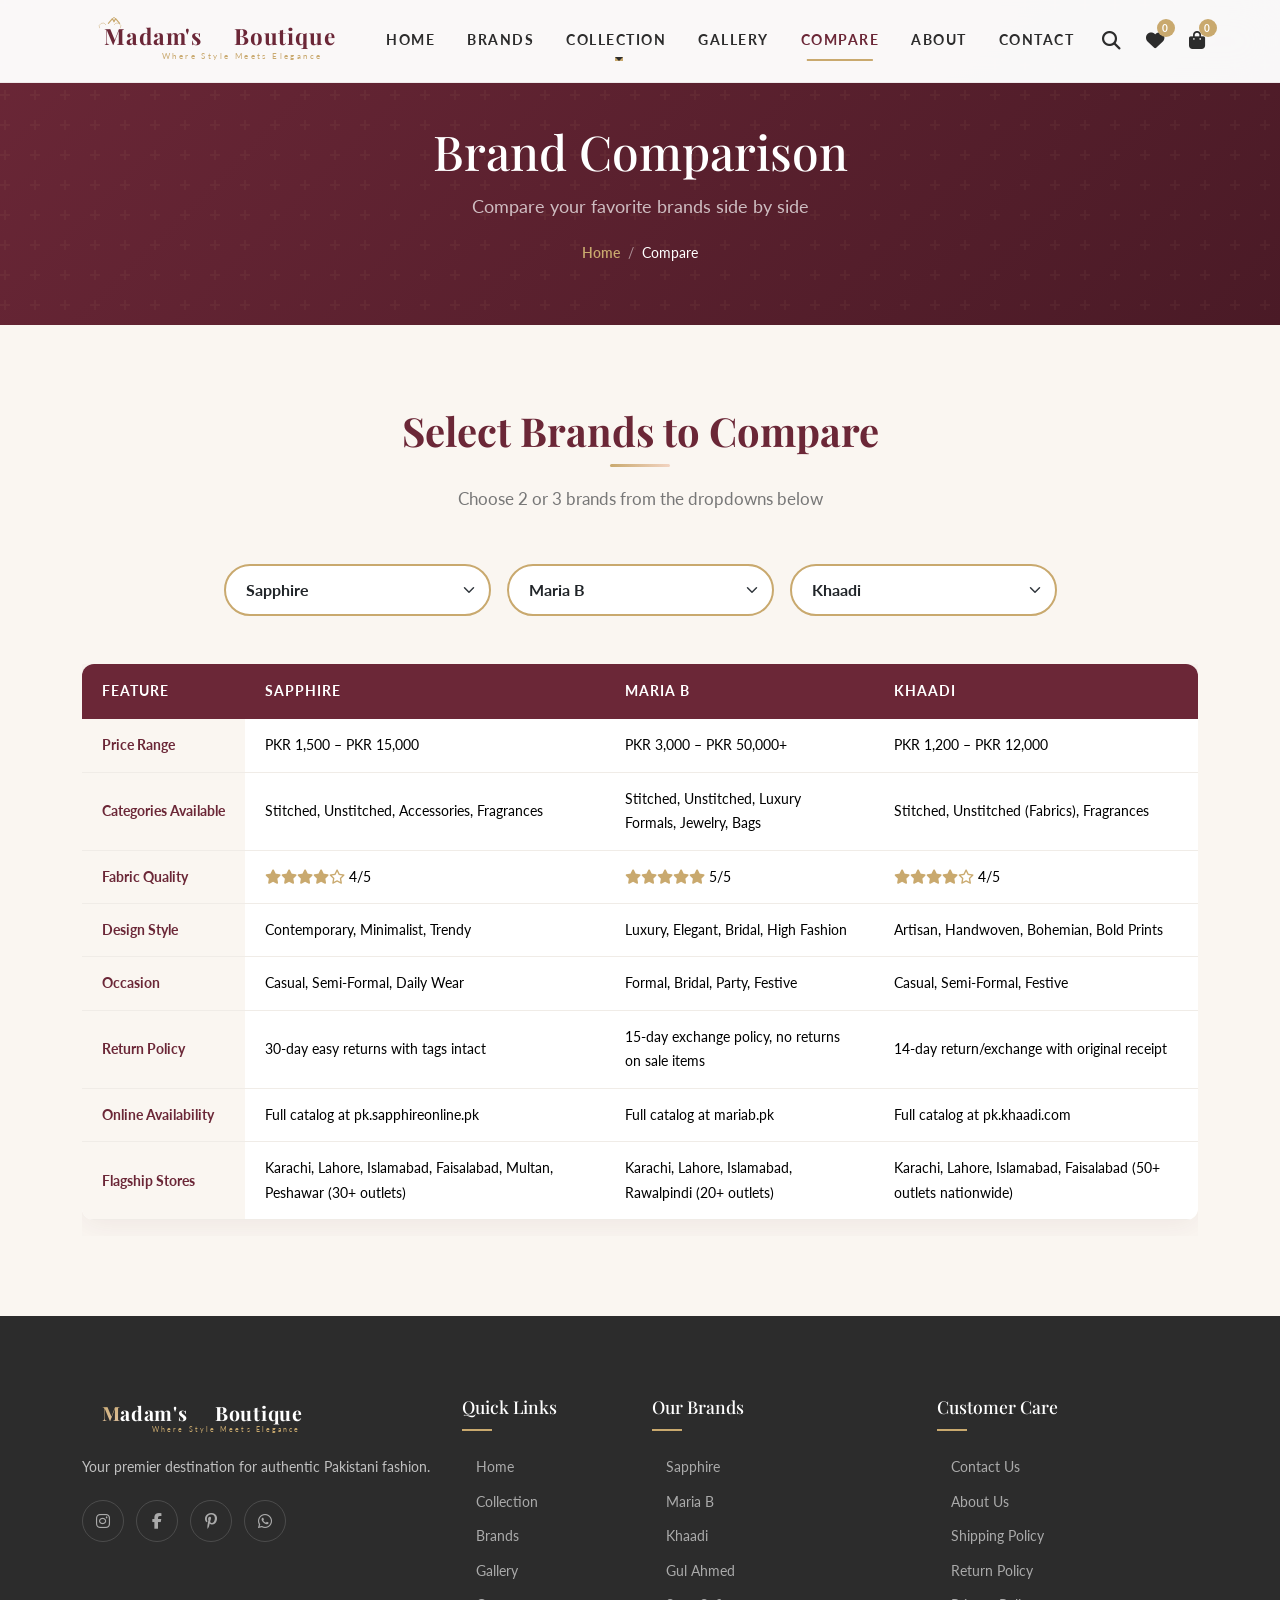
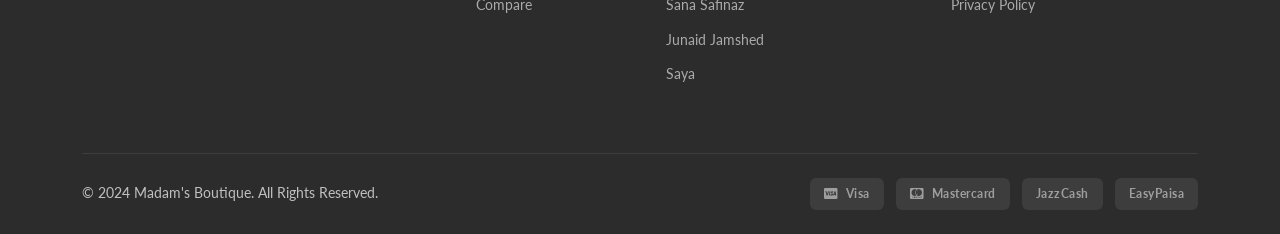
<file: compare.html>
<!DOCTYPE html>
<html lang="en">
<head>
    <meta charset="UTF-8">
    <meta name="viewport" content="width=device-width, initial-scale=1.0">
    <meta name="description" content="Compare Pakistan's top fashion brands side by side at Madam's Boutique — Sapphire, Maria B, Khaadi, Gul Ahmed, Sana Safinaz, Junaid Jamshed & Saya.">
    <title>Brand Comparison — Madam's Boutique</title>
    <link href="https://cdn.jsdelivr.net/npm/bootstrap@5.3.3/dist/css/bootstrap.min.css" rel="stylesheet">
    <link href="https://cdnjs.cloudflare.com/ajax/libs/font-awesome/6.5.1/css/all.min.css" rel="stylesheet">
    <link href="styles.css" rel="stylesheet">
</head>
<body>

    <nav class="navbar navbar-expand-lg navbar-boutique fixed-top" id="mainNavbar">
        <div class="container">
            <a class="navbar-brand" href="index.html">
                <svg xmlns="http://www.w3.org/2000/svg" viewBox="0 0 340 60" height="48"><defs><linearGradient id="roseGold" x1="0%" y1="0%" x2="100%" y2="100%"><stop offset="0%" style="stop-color:#C9A96E"/><stop offset="100%" style="stop-color:#F2D4C2"/></linearGradient></defs><text x="28" y="35" font-family="'Playfair Display', Georgia, serif" font-size="28" font-weight="700" fill="#6B2737" letter-spacing="1">Madam's</text><text x="190" y="35" font-family="'Playfair Display', Georgia, serif" font-size="28" font-weight="700" fill="#6B2737" letter-spacing="1">Boutique</text><path d="M33 8 L38 2 L40 6 L42 2 L47 8" stroke="#C9A96E" stroke-width="1.5" fill="none" stroke-linecap="round" stroke-linejoin="round"/><circle cx="40" cy="1" r="1" fill="#C9A96E"/><path d="M22 14 Q20 10 24 8 Q28 6 30 10" stroke="#C9A96E" stroke-width="1" fill="none" opacity="0.6"/><path d="M48 14 Q50 10 46 8 Q42 6 40 10" stroke="#C9A96E" stroke-width="1" fill="none" opacity="0.6"/><text x="100" y="52" font-family="'Lato', Arial, sans-serif" font-size="10.5" fill="#C9A96E" letter-spacing="3">Where Style Meets Elegance</text></svg>
            </a>
            <button class="navbar-toggler border-0" type="button" data-bs-toggle="collapse" data-bs-target="#navbarContent"><i class="fas fa-bars" style="color:var(--primary);"></i></button>
            <div class="collapse navbar-collapse" id="navbarContent">
                <ul class="navbar-nav mx-auto mb-2 mb-lg-0">
                    <li class="nav-item"><a class="nav-link" href="index.html">Home</a></li>
                    <li class="nav-item"><a class="nav-link" href="brands.html">Brands</a></li>
                    <li class="nav-item dropdown"><a class="nav-link dropdown-toggle" href="collection.html" role="button" data-bs-toggle="dropdown">Collection</a><ul class="dropdown-menu"><li><a class="dropdown-item" href="collection.html?category=stitched">Stitched</a></li><li><a class="dropdown-item" href="collection.html?category=unstitched">Unstitched</a></li><li><a class="dropdown-item" href="collection.html?category=accessories">Accessories</a></li><li><a class="dropdown-item" href="collection.html?category=fragrances">Fragrances</a></li></ul></li>
                    <li class="nav-item"><a class="nav-link" href="gallery.html">Gallery</a></li>
                    <li class="nav-item"><a class="nav-link active" href="compare.html">Compare</a></li>
                    <li class="nav-item"><a class="nav-link" href="about.html">About</a></li>
                    <li class="nav-item"><a class="nav-link" href="contact.html">Contact</a></li>
                </ul>
                <ul class="navbar-nav navbar-icons">
                    <li class="nav-item"><a class="nav-link" href="#" id="searchToggle"><i class="fas fa-search"></i></a></li>
                    <li class="nav-item"><a class="nav-link" href="#"><i class="fas fa-heart"></i><span class="badge">0</span></a></li>
                    <li class="nav-item"><a class="nav-link" href="#"><i class="fas fa-shopping-bag"></i><span class="badge">0</span></a></li>
                </ul>
            </div>
        </div>
    </nav>

    <div class="search-overlay" id="searchOverlay"><button class="close-search" id="closeSearch"><i class="fas fa-times"></i></button><div class="search-box"><input type="text" placeholder="Search for products, brands..." id="searchInput"></div></div>

    <section class="page-hero">
        <h1>Brand Comparison</h1>
        <p>Compare your favorite brands side by side</p>
        <div class="breadcrumb-custom"><a href="index.html">Home</a><span>/</span><span style="color:var(--white);">Compare</span></div>
    </section>

    <section class="section-padding">
        <div class="container">
            <div class="section-title animate-on-scroll">
                <h2>Select Brands to Compare</h2>
                <p>Choose 2 or 3 brands from the dropdowns below</p>
            </div>

            <div class="row g-3 justify-content-center mb-5">
                <div class="col-md-3">
                    <select class="form-select" id="brand1" onchange="updateComparison()" style="border-radius:50px;border:2px solid var(--accent);padding:12px 20px;font-weight:700;">
                        <option value="">Select Brand 1</option>
                        <option value="sapphire" selected>Sapphire</option>
                        <option value="mariab">Maria B</option>
                        <option value="khaadi">Khaadi</option>
                        <option value="gulahmed">Gul Ahmed</option>
                        <option value="sanasafinaz">Sana Safinaz</option>
                        <option value="jj">Junaid Jamshed</option>
                        <option value="saya">Saya</option>
                    </select>
                </div>
                <div class="col-md-3">
                    <select class="form-select" id="brand2" onchange="updateComparison()" style="border-radius:50px;border:2px solid var(--accent);padding:12px 20px;font-weight:700;">
                        <option value="">Select Brand 2</option>
                        <option value="sapphire">Sapphire</option>
                        <option value="mariab" selected>Maria B</option>
                        <option value="khaadi">Khaadi</option>
                        <option value="gulahmed">Gul Ahmed</option>
                        <option value="sanasafinaz">Sana Safinaz</option>
                        <option value="jj">Junaid Jamshed</option>
                        <option value="saya">Saya</option>
                    </select>
                </div>
                <div class="col-md-3">
                    <select class="form-select" id="brand3" onchange="updateComparison()" style="border-radius:50px;border:2px solid var(--accent);padding:12px 20px;font-weight:700;">
                        <option value="">Select Brand 3 (optional)</option>
                        <option value="sapphire">Sapphire</option>
                        <option value="mariab">Maria B</option>
                        <option value="khaadi" selected>Khaadi</option>
                        <option value="gulahmed">Gul Ahmed</option>
                        <option value="sanasafinaz">Sana Safinaz</option>
                        <option value="jj">Junaid Jamshed</option>
                        <option value="saya">Saya</option>
                    </select>
                </div>
            </div>

            <div class="table-responsive animate-on-scroll">
                <table class="table comparison-table" id="comparisonTable">
                    <thead>
                        <tr>
                            <th>Feature</th>
                            <th id="th1">Sapphire</th>
                            <th id="th2">Maria B</th>
                            <th id="th3">Khaadi</th>
                        </tr>
                    </thead>
                    <tbody id="comparisonBody"></tbody>
                </table>
            </div>
        </div>
    </section>

    <footer class="footer-boutique">
        <div class="container">
            <div class="row g-4">
                <div class="col-lg-4 col-md-6 footer-about">
                    <svg xmlns="http://www.w3.org/2000/svg" viewBox="0 0 340 60" height="42" class="mb-3"><defs><linearGradient id="roseGoldFooter" x1="0%" y1="0%" x2="100%" y2="100%"><stop offset="0%" style="stop-color:#C9A96E"/><stop offset="100%" style="stop-color:#F2D4C2"/></linearGradient></defs><text x="28" y="35" font-family="'Playfair Display', Georgia, serif" font-size="28" font-weight="700" fill="#FFFFFF" letter-spacing="1"><tspan fill="url(#roseGoldFooter)">M</tspan>adam's</text><text x="190" y="35" font-family="'Playfair Display', Georgia, serif" font-size="28" font-weight="700" fill="#FFFFFF" letter-spacing="1">Boutique</text><text x="100" y="52" font-family="'Lato', Arial, sans-serif" font-size="10.5" fill="#C9A96E" letter-spacing="3">Where Style Meets Elegance</text></svg>
                    <p>Your premier destination for authentic Pakistani fashion.</p>
                    <div class="footer-social"><a href="#"><i class="fab fa-instagram"></i></a><a href="#"><i class="fab fa-facebook-f"></i></a><a href="#"><i class="fab fa-pinterest-p"></i></a><a href="#"><i class="fab fa-whatsapp"></i></a></div>
                </div>
                <div class="col-lg-2 col-md-6"><h5>Quick Links</h5><ul class="footer-links"><li><a href="index.html">Home</a></li><li><a href="collection.html">Collection</a></li><li><a href="brands.html">Brands</a></li><li><a href="gallery.html">Gallery</a></li><li><a href="compare.html">Compare</a></li></ul></div>
                <div class="col-lg-3 col-md-6"><h5>Our Brands</h5><ul class="footer-links"><li><a href="https://pk.sapphireonline.pk" target="_blank" rel="noopener noreferrer">Sapphire</a></li><li><a href="https://www.mariab.pk" target="_blank" rel="noopener noreferrer">Maria B</a></li><li><a href="https://pk.khaadi.com" target="_blank" rel="noopener noreferrer">Khaadi</a></li><li><a href="https://www.gulahmedshop.com" target="_blank" rel="noopener noreferrer">Gul Ahmed</a></li><li><a href="https://sanasafinaz.com" target="_blank" rel="noopener noreferrer">Sana Safinaz</a></li><li><a href="https://www.junaidjamshed.com" target="_blank" rel="noopener noreferrer">Junaid Jamshed</a></li><li><a href="https://saya.pk" target="_blank" rel="noopener noreferrer">Saya</a></li></ul></div>
                <div class="col-lg-3 col-md-6"><h5>Customer Care</h5><ul class="footer-links"><li><a href="contact.html">Contact Us</a></li><li><a href="about.html">About Us</a></li><li><a href="#">Shipping Policy</a></li><li><a href="#">Return Policy</a></li><li><a href="#">Privacy Policy</a></li></ul></div>
            </div>
            <div class="footer-bottom"><div class="row align-items-center"><div class="col-md-6"><p>&copy; 2024 Madam's Boutique. All Rights Reserved.</p></div><div class="col-md-6"><div class="payment-icons"><div class="payment-icon"><i class="fab fa-cc-visa me-1"></i> Visa</div><div class="payment-icon"><i class="fab fa-cc-mastercard me-1"></i> Mastercard</div><div class="payment-icon">JazzCash</div><div class="payment-icon">EasyPaisa</div></div></div></div></div>
        </div>
    </footer>

    <button class="back-to-top" id="backToTop"><i class="fas fa-chevron-up"></i></button>
    <script src="https://cdn.jsdelivr.net/npm/bootstrap@5.3.3/dist/js/bootstrap.bundle.min.js"></script>
    <script>
    var brandData = {
        sapphire: {
            name: "Sapphire",
            priceRange: "PKR 1,500 – PKR 15,000",
            categories: "Stitched, Unstitched, Accessories, Fragrances",
            fabricQuality: '<span class="star-rating"><i class="fas fa-star"></i><i class="fas fa-star"></i><i class="fas fa-star"></i><i class="fas fa-star"></i><i class="far fa-star"></i></span> 4/5',
            designStyle: "Contemporary, Minimalist, Trendy",
            occasion: "Casual, Semi-Formal, Daily Wear",
            returnPolicy: "30-day easy returns with tags intact",
            onlineAvailability: "Full catalog at pk.sapphireonline.pk",
            flagshipStores: "Karachi, Lahore, Islamabad, Faisalabad, Multan, Peshawar (30+ outlets)"
        },
        mariab: {
            name: "Maria B",
            priceRange: "PKR 3,000 – PKR 50,000+",
            categories: "Stitched, Unstitched, Luxury Formals, Jewelry, Bags",
            fabricQuality: '<span class="star-rating"><i class="fas fa-star"></i><i class="fas fa-star"></i><i class="fas fa-star"></i><i class="fas fa-star"></i><i class="fas fa-star"></i></span> 5/5',
            designStyle: "Luxury, Elegant, Bridal, High Fashion",
            occasion: "Formal, Bridal, Party, Festive",
            returnPolicy: "15-day exchange policy, no returns on sale items",
            onlineAvailability: "Full catalog at mariab.pk",
            flagshipStores: "Karachi, Lahore, Islamabad, Rawalpindi (20+ outlets)"
        },
        khaadi: {
            name: "Khaadi",
            priceRange: "PKR 1,200 – PKR 12,000",
            categories: "Stitched, Unstitched (Fabrics), Fragrances",
            fabricQuality: '<span class="star-rating"><i class="fas fa-star"></i><i class="fas fa-star"></i><i class="fas fa-star"></i><i class="fas fa-star"></i><i class="far fa-star"></i></span> 4/5',
            designStyle: "Artisan, Handwoven, Bohemian, Bold Prints",
            occasion: "Casual, Semi-Formal, Festive",
            returnPolicy: "14-day return/exchange with original receipt",
            onlineAvailability: "Full catalog at pk.khaadi.com",
            flagshipStores: "Karachi, Lahore, Islamabad, Faisalabad (50+ outlets nationwide)"
        },
        gulahmed: {
            name: "Gul Ahmed",
            priceRange: "PKR 1,000 – PKR 20,000",
            categories: "Stitched, Unstitched, Accessories (Bags & Shoes), Home Textiles",
            fabricQuality: '<span class="star-rating"><i class="fas fa-star"></i><i class="fas fa-star"></i><i class="fas fa-star"></i><i class="fas fa-star"></i><i class="fas fa-star-half-alt"></i></span> 4.5/5',
            designStyle: "Classic, Timeless, Traditional & Modern Fusion",
            occasion: "Casual, Formal, Festive, Daily Wear",
            returnPolicy: "30-day return policy for online purchases",
            onlineAvailability: "Full catalog at gulahmedshop.com",
            flagshipStores: "Karachi, Lahore, Islamabad, Hyderabad (70+ Ideas stores nationwide)"
        },
        sanasafinaz: {
            name: "Sana Safinaz",
            priceRange: "PKR 2,500 – PKR 35,000",
            categories: "Stitched, Unstitched, Accessories",
            fabricQuality: '<span class="star-rating"><i class="fas fa-star"></i><i class="fas fa-star"></i><i class="fas fa-star"></i><i class="fas fa-star"></i><i class="fas fa-star"></i></span> 5/5',
            designStyle: "Sophisticated, Luxurious Embroidery, Trendsetting",
            occasion: "Formal, Party, Bridal, Festive",
            returnPolicy: "7-day exchange policy on unused items",
            onlineAvailability: "Full catalog at sanasafinaz.com",
            flagshipStores: "Karachi, Lahore, Islamabad (15+ outlets)"
        },
        jj: {
            name: "Junaid Jamshed",
            priceRange: "PKR 1,500 – PKR 15,000",
            categories: "Stitched, Unstitched, Fragrances, Men's Wear",
            fabricQuality: '<span class="star-rating"><i class="fas fa-star"></i><i class="fas fa-star"></i><i class="fas fa-star"></i><i class="fas fa-star"></i><i class="far fa-star"></i></span> 4/5',
            designStyle: "Modest, Traditional, Elegant, Cultural",
            occasion: "Casual, Formal, Religious, Festive",
            returnPolicy: "15-day return policy with tags attached",
            onlineAvailability: "Full catalog at junaidjamshed.com",
            flagshipStores: "Karachi, Lahore, Islamabad, Peshawar, Quetta (100+ outlets nationwide)"
        },
        saya: {
            name: "Saya",
            priceRange: "PKR 1,200 – PKR 8,000",
            categories: "Stitched, Unstitched",
            fabricQuality: '<span class="star-rating"><i class="fas fa-star"></i><i class="fas fa-star"></i><i class="fas fa-star"></i><i class="fas fa-star-half-alt"></i><i class="far fa-star"></i></span> 3.5/5',
            designStyle: "Youthful, Artistic, Fresh Prints, Affordable Luxury",
            occasion: "Casual, Daily Wear, Semi-Formal",
            returnPolicy: "10-day exchange on unused items",
            onlineAvailability: "Full catalog at saya.pk",
            flagshipStores: "Karachi, Lahore, Islamabad, Faisalabad (25+ outlets)"
        }
    };

    var rows = [
        {label:"Price Range",key:"priceRange"},
        {label:"Categories Available",key:"categories"},
        {label:"Fabric Quality",key:"fabricQuality"},
        {label:"Design Style",key:"designStyle"},
        {label:"Occasion",key:"occasion"},
        {label:"Return Policy",key:"returnPolicy"},
        {label:"Online Availability",key:"onlineAvailability"},
        {label:"Flagship Stores",key:"flagshipStores"}
    ];

    function updateComparison(){
        var b1=document.getElementById('brand1').value;
        var b2=document.getElementById('brand2').value;
        var b3=document.getElementById('brand3').value;
        var brands=[];
        if(b1&&brandData[b1])brands.push(brandData[b1]);
        if(b2&&brandData[b2])brands.push(brandData[b2]);
        if(b3&&brandData[b3])brands.push(brandData[b3]);
        if(brands.length<2){document.getElementById('comparisonBody').innerHTML='<tr><td colspan="4" class="text-center py-4 text-muted">Please select at least 2 brands to compare</td></tr>';return;}
        var ths=document.querySelectorAll('#comparisonTable thead th');
        ths[1].textContent=brands[0]?brands[0].name:'';
        ths[2].textContent=brands[1]?brands[1].name:'';
        if(brands[2]){ths[3].textContent=brands[2].name;ths[3].style.display='';}else{ths[3].style.display='none';}
        var tbody=document.getElementById('comparisonBody');
        tbody.innerHTML='';
        rows.forEach(function(r){
            var tr='<tr><td>'+r.label+'</td>';
            tr+='<td>'+(brands[0]?brands[0][r.key]:'')+'</td>';
            tr+='<td>'+(brands[1]?brands[1][r.key]:'')+'</td>';
            if(brands[2]){tr+='<td>'+brands[2][r.key]+'</td>';}
            tr+='</tr>';
            tbody.innerHTML+=tr;
        });
    }

    (function(){
        updateComparison();
        var navbar=document.getElementById('mainNavbar'),backToTop=document.getElementById('backToTop');
        window.addEventListener('scroll',function(){navbar.classList.toggle('scrolled',window.scrollY>50);backToTop.classList.toggle('show',window.scrollY>400);});
        backToTop.addEventListener('click',function(){window.scrollTo({top:0,behavior:'smooth'});});
        var searchToggle=document.getElementById('searchToggle'),searchOverlay=document.getElementById('searchOverlay'),closeSearch=document.getElementById('closeSearch');
        searchToggle.addEventListener('click',function(e){e.preventDefault();searchOverlay.classList.add('active');document.getElementById('searchInput').focus();});
        closeSearch.addEventListener('click',function(){searchOverlay.classList.remove('active');});
        searchOverlay.addEventListener('click',function(e){if(e.target===searchOverlay)searchOverlay.classList.remove('active');});
        document.addEventListener('keydown',function(e){if(e.key==='Escape')searchOverlay.classList.remove('active');});
        document.querySelectorAll('.animate-on-scroll').forEach(function(el){new IntersectionObserver(function(entries){entries.forEach(function(entry){if(entry.isIntersecting)entry.target.classList.add('visible');});},{threshold:0.1}).observe(el);});
    })();
    </script>
    <script src="app.js"></script>
</body>
</html>
</file>
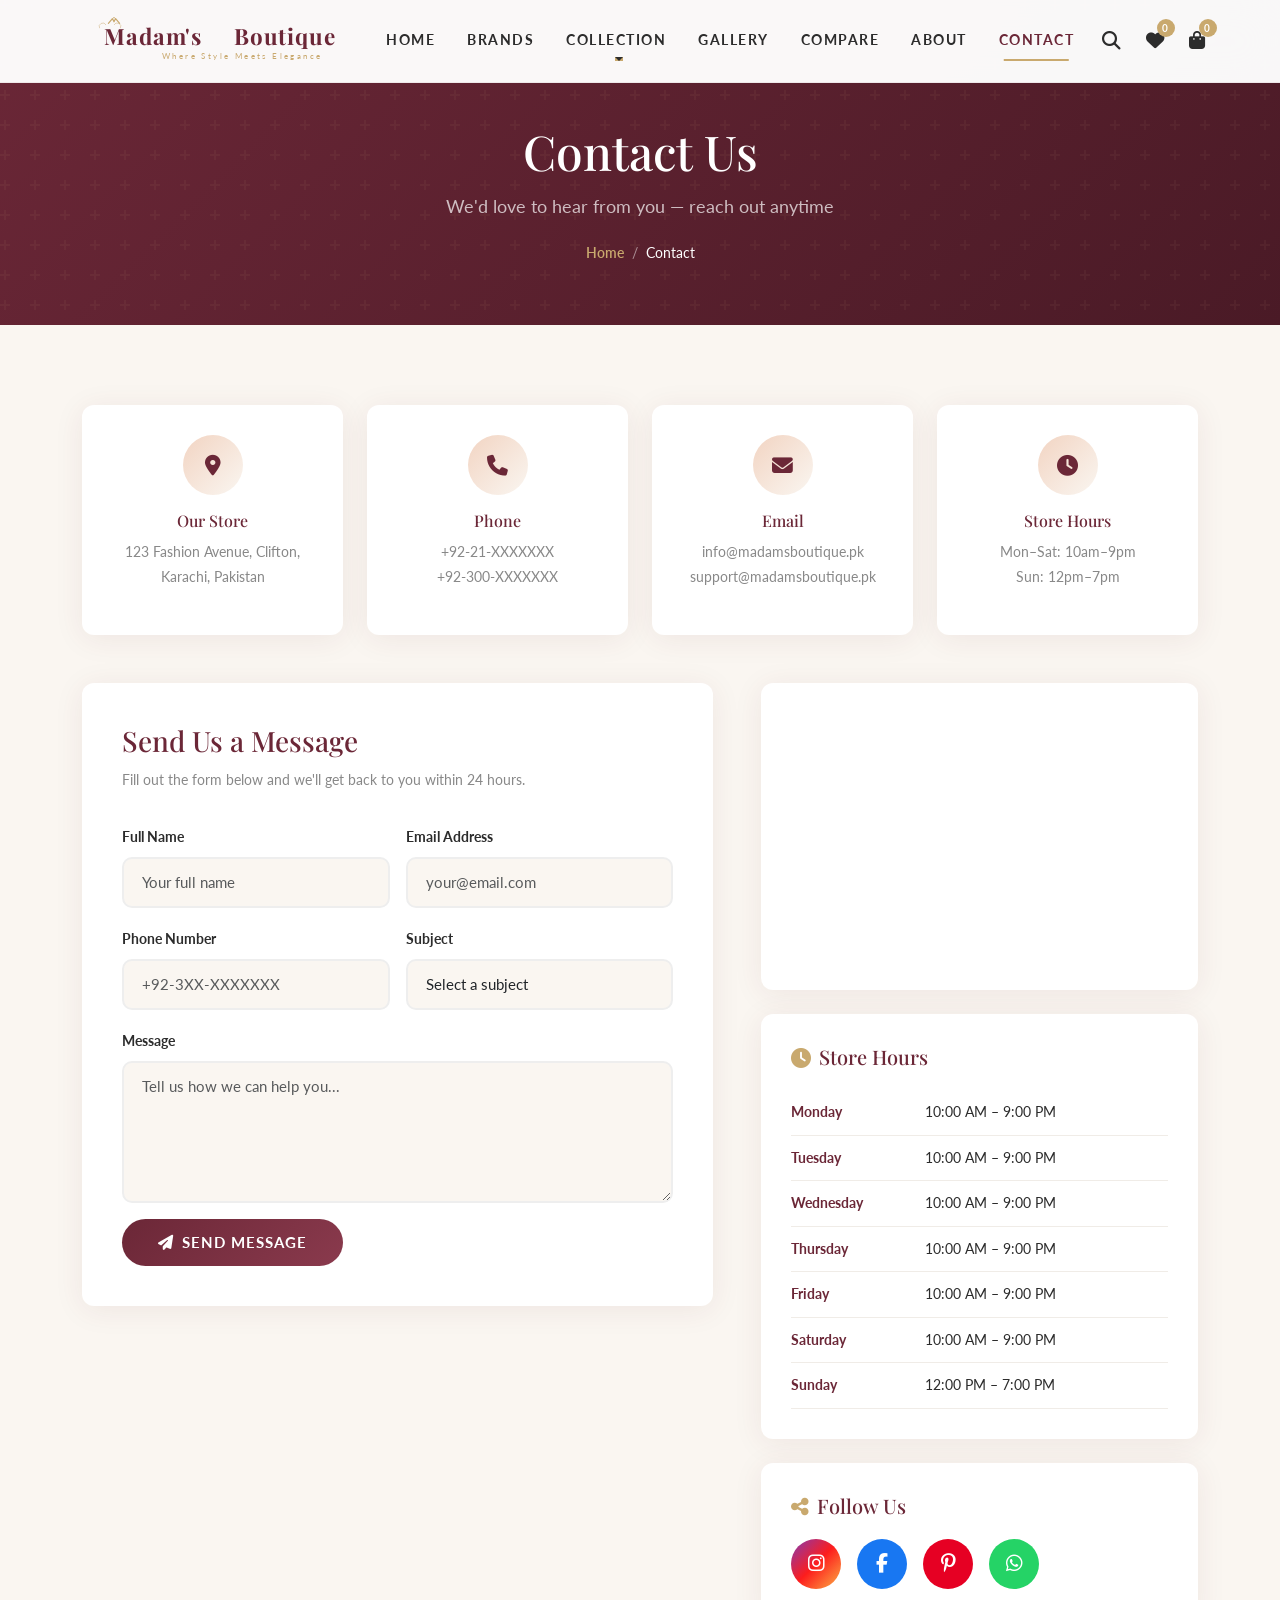
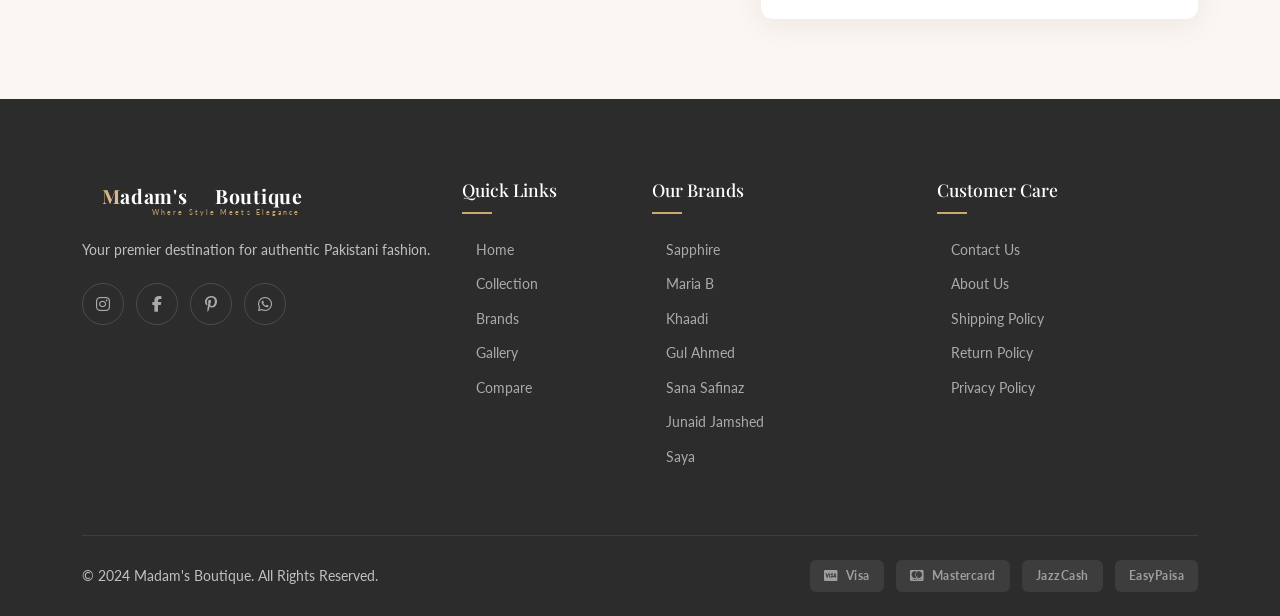
<file: contact.html>
<!DOCTYPE html>
<html lang="en">
<head>
    <meta charset="UTF-8">
    <meta name="viewport" content="width=device-width, initial-scale=1.0">
    <meta name="description" content="Contact Madam's Boutique — visit our store at 123 Fashion Avenue, Clifton, Karachi or reach us via phone, email, or social media.">
    <title>Contact Us — Madam's Boutique</title>
    <link href="https://cdn.jsdelivr.net/npm/bootstrap@5.3.3/dist/css/bootstrap.min.css" rel="stylesheet">
    <link href="https://cdnjs.cloudflare.com/ajax/libs/font-awesome/6.5.1/css/all.min.css" rel="stylesheet">
    <link href="styles.css" rel="stylesheet">
</head>
<body>

    <nav class="navbar navbar-expand-lg navbar-boutique fixed-top" id="mainNavbar">
        <div class="container">
            <a class="navbar-brand" href="index.html">
                <svg xmlns="http://www.w3.org/2000/svg" viewBox="0 0 340 60" height="48"><defs><linearGradient id="roseGold" x1="0%" y1="0%" x2="100%" y2="100%"><stop offset="0%" style="stop-color:#C9A96E"/><stop offset="100%" style="stop-color:#F2D4C2"/></linearGradient></defs><text x="28" y="35" font-family="'Playfair Display', Georgia, serif" font-size="28" font-weight="700" fill="#6B2737" letter-spacing="1">Madam's</text><text x="190" y="35" font-family="'Playfair Display', Georgia, serif" font-size="28" font-weight="700" fill="#6B2737" letter-spacing="1">Boutique</text><path d="M33 8 L38 2 L40 6 L42 2 L47 8" stroke="#C9A96E" stroke-width="1.5" fill="none" stroke-linecap="round" stroke-linejoin="round"/><circle cx="40" cy="1" r="1" fill="#C9A96E"/><path d="M22 14 Q20 10 24 8 Q28 6 30 10" stroke="#C9A96E" stroke-width="1" fill="none" opacity="0.6"/><path d="M48 14 Q50 10 46 8 Q42 6 40 10" stroke="#C9A96E" stroke-width="1" fill="none" opacity="0.6"/><text x="100" y="52" font-family="'Lato', Arial, sans-serif" font-size="10.5" fill="#C9A96E" letter-spacing="3">Where Style Meets Elegance</text></svg>
            </a>
            <button class="navbar-toggler border-0" type="button" data-bs-toggle="collapse" data-bs-target="#navbarContent"><i class="fas fa-bars" style="color:var(--primary);"></i></button>
            <div class="collapse navbar-collapse" id="navbarContent">
                <ul class="navbar-nav mx-auto mb-2 mb-lg-0">
                    <li class="nav-item"><a class="nav-link" href="index.html">Home</a></li>
                    <li class="nav-item"><a class="nav-link" href="brands.html">Brands</a></li>
                    <li class="nav-item dropdown"><a class="nav-link dropdown-toggle" href="collection.html" role="button" data-bs-toggle="dropdown">Collection</a><ul class="dropdown-menu"><li><a class="dropdown-item" href="collection.html?category=stitched">Stitched</a></li><li><a class="dropdown-item" href="collection.html?category=unstitched">Unstitched</a></li><li><a class="dropdown-item" href="collection.html?category=accessories">Accessories</a></li><li><a class="dropdown-item" href="collection.html?category=fragrances">Fragrances</a></li></ul></li>
                    <li class="nav-item"><a class="nav-link" href="gallery.html">Gallery</a></li>
                    <li class="nav-item"><a class="nav-link" href="compare.html">Compare</a></li>
                    <li class="nav-item"><a class="nav-link" href="about.html">About</a></li>
                    <li class="nav-item"><a class="nav-link active" href="contact.html">Contact</a></li>
                </ul>
                <ul class="navbar-nav navbar-icons">
                    <li class="nav-item"><a class="nav-link" href="#" id="searchToggle"><i class="fas fa-search"></i></a></li>
                    <li class="nav-item"><a class="nav-link" href="#"><i class="fas fa-heart"></i><span class="badge">0</span></a></li>
                    <li class="nav-item"><a class="nav-link" href="#"><i class="fas fa-shopping-bag"></i><span class="badge">0</span></a></li>
                </ul>
            </div>
        </div>
    </nav>

    <div class="search-overlay" id="searchOverlay"><button class="close-search" id="closeSearch"><i class="fas fa-times"></i></button><div class="search-box"><input type="text" placeholder="Search for products, brands..." id="searchInput"></div></div>

    <section class="page-hero">
        <h1>Contact Us</h1>
        <p>We'd love to hear from you — reach out anytime</p>
        <div class="breadcrumb-custom"><a href="index.html">Home</a><span>/</span><span style="color:var(--white);">Contact</span></div>
    </section>

    <section class="section-padding">
        <div class="container">
            <div class="row g-4 mb-5">
                <div class="col-lg-3 col-md-6 animate-on-scroll">
                    <div class="contact-card text-center">
                        <div class="icon-wrap mx-auto"><i class="fas fa-location-dot"></i></div>
                        <h6 style="color:var(--primary);margin-bottom:8px;">Our Store</h6>
                        <p style="color:#888;font-size:0.9rem;">123 Fashion Avenue, Clifton, Karachi, Pakistan</p>
                    </div>
                </div>
                <div class="col-lg-3 col-md-6 animate-on-scroll">
                    <div class="contact-card text-center">
                        <div class="icon-wrap mx-auto"><i class="fas fa-phone"></i></div>
                        <h6 style="color:var(--primary);margin-bottom:8px;">Phone</h6>
                        <p style="color:#888;font-size:0.9rem;">+92-21-XXXXXXX<br>+92-300-XXXXXXX</p>
                    </div>
                </div>
                <div class="col-lg-3 col-md-6 animate-on-scroll">
                    <div class="contact-card text-center">
                        <div class="icon-wrap mx-auto"><i class="fas fa-envelope"></i></div>
                        <h6 style="color:var(--primary);margin-bottom:8px;">Email</h6>
                        <p style="color:#888;font-size:0.9rem;">info@madamsboutique.pk<br>support@madamsboutique.pk</p>
                    </div>
                </div>
                <div class="col-lg-3 col-md-6 animate-on-scroll">
                    <div class="contact-card text-center">
                        <div class="icon-wrap mx-auto"><i class="fas fa-clock"></i></div>
                        <h6 style="color:var(--primary);margin-bottom:8px;">Store Hours</h6>
                        <p style="color:#888;font-size:0.9rem;">Mon–Sat: 10am–9pm<br>Sun: 12pm–7pm</p>
                    </div>
                </div>
            </div>

            <div class="row g-5">
                <div class="col-lg-7 animate-on-scroll">
                    <div style="background:var(--white);border-radius:var(--radius);padding:40px;box-shadow:var(--shadow);">
                        <h3 style="color:var(--primary);margin-bottom:8px;">Send Us a Message</h3>
                        <p style="color:#888;font-size:0.9rem;margin-bottom:30px;">Fill out the form below and we'll get back to you within 24 hours.</p>
                        <form class="contact-form" id="contactForm" onsubmit="submitForm(event)">
                            <div class="row g-3">
                                <div class="col-md-6">
                                    <label class="form-label fw-bold" style="font-size:0.85rem;" for="contactName">Full Name</label>
                                    <input type="text" class="form-control" id="contactName" placeholder="Your full name" required>
                                </div>
                                <div class="col-md-6">
                                    <label class="form-label fw-bold" style="font-size:0.85rem;" for="contactEmail">Email Address</label>
                                    <input type="email" class="form-control" id="contactEmail" placeholder="your@email.com" required>
                                </div>
                                <div class="col-md-6">
                                    <label class="form-label fw-bold" style="font-size:0.85rem;" for="contactPhone">Phone Number</label>
                                    <input type="tel" class="form-control" id="contactPhone" placeholder="+92-3XX-XXXXXXX">
                                </div>
                                <div class="col-md-6">
                                    <label class="form-label fw-bold" style="font-size:0.85rem;" for="contactSubject">Subject</label>
                                    <select class="form-select" id="contactSubject" required>
                                        <option value="">Select a subject</option>
                                        <option>General Inquiry</option>
                                        <option>Order Status</option>
                                        <option>Product Inquiry</option>
                                        <option>Returns & Exchange</option>
                                        <option>Styling Advice</option>
                                        <option>Wholesale/Business</option>
                                        <option>Feedback</option>
                                    </select>
                                </div>
                                <div class="col-12">
                                    <label class="form-label fw-bold" style="font-size:0.85rem;" for="contactMessage">Message</label>
                                    <textarea class="form-control" id="contactMessage" rows="5" placeholder="Tell us how we can help you..." required></textarea>
                                </div>
                                <div class="col-12">
                                    <button type="submit" class="btn btn-primary-custom">
                                        <i class="fas fa-paper-plane me-2"></i>Send Message
                                    </button>
                                </div>
                            </div>
                        </form>
                    </div>
                </div>

                <div class="col-lg-5 animate-on-scroll">
                    <div style="background:var(--white);border-radius:var(--radius);overflow:hidden;box-shadow:var(--shadow);margin-bottom:24px;">
                        <iframe src="https://www.google.com/maps/embed?pb=!1m18!1m12!1m3!1d14482.26795558!2d67.0259!3d24.8138!2m3!1f0!2f0!3f0!3m2!1i1024!2i768!4f13.1!3m3!1m2!1s0x3eb33e5e3e9d9a4d%3A0x6a90e2a30f9f3b0b!2sClifton%2C%20Karachi%2C%20Pakistan!5e0!3m2!1sen!2s!4v1700000000000!5m2!1sen!2s" width="100%" height="300" style="border:0;" allowfullscreen="" loading="lazy" referrerpolicy="no-referrer-when-downgrade" title="Madam's Boutique location - Clifton, Karachi"></iframe>
                    </div>

                    <div style="background:var(--white);border-radius:var(--radius);padding:30px;box-shadow:var(--shadow);margin-bottom:24px;">
                        <h5 style="color:var(--primary);margin-bottom:20px;"><i class="fas fa-clock me-2" style="color:var(--accent);"></i>Store Hours</h5>
                        <table class="store-hours-table">
                            <tr><td>Monday</td><td>10:00 AM – 9:00 PM</td></tr>
                            <tr><td>Tuesday</td><td>10:00 AM – 9:00 PM</td></tr>
                            <tr><td>Wednesday</td><td>10:00 AM – 9:00 PM</td></tr>
                            <tr><td>Thursday</td><td>10:00 AM – 9:00 PM</td></tr>
                            <tr><td>Friday</td><td>10:00 AM – 9:00 PM</td></tr>
                            <tr><td>Saturday</td><td>10:00 AM – 9:00 PM</td></tr>
                            <tr><td>Sunday</td><td>12:00 PM – 7:00 PM</td></tr>
                        </table>
                    </div>

                    <div style="background:var(--white);border-radius:var(--radius);padding:30px;box-shadow:var(--shadow);">
                        <h5 style="color:var(--primary);margin-bottom:20px;"><i class="fas fa-share-nodes me-2" style="color:var(--accent);"></i>Follow Us</h5>
                        <div class="d-flex gap-3">
                            <a href="#" style="width:50px;height:50px;border-radius:50%;background:linear-gradient(135deg,#833ab4,#fd1d1d,#fcb045);display:flex;align-items:center;justify-content:center;color:white;font-size:1.2rem;transition:var(--transition);" onmouseover="this.style.transform='translateY(-3px)'" onmouseout="this.style.transform='translateY(0)'" aria-label="Instagram">
                                <i class="fab fa-instagram"></i>
                            </a>
                            <a href="#" style="width:50px;height:50px;border-radius:50%;background:#1877f2;display:flex;align-items:center;justify-content:center;color:white;font-size:1.2rem;transition:var(--transition);" onmouseover="this.style.transform='translateY(-3px)'" onmouseout="this.style.transform='translateY(0)'" aria-label="Facebook">
                                <i class="fab fa-facebook-f"></i>
                            </a>
                            <a href="#" style="width:50px;height:50px;border-radius:50%;background:#e60023;display:flex;align-items:center;justify-content:center;color:white;font-size:1.2rem;transition:var(--transition);" onmouseover="this.style.transform='translateY(-3px)'" onmouseout="this.style.transform='translateY(0)'" aria-label="Pinterest">
                                <i class="fab fa-pinterest-p"></i>
                            </a>
                            <a href="#" style="width:50px;height:50px;border-radius:50%;background:#25d366;display:flex;align-items:center;justify-content:center;color:white;font-size:1.2rem;transition:var(--transition);" onmouseover="this.style.transform='translateY(-3px)'" onmouseout="this.style.transform='translateY(0)'" aria-label="WhatsApp">
                                <i class="fab fa-whatsapp"></i>
                            </a>
                        </div>
                    </div>
                </div>
            </div>
        </div>
    </section>

    <footer class="footer-boutique">
        <div class="container">
            <div class="row g-4">
                <div class="col-lg-4 col-md-6 footer-about">
                    <svg xmlns="http://www.w3.org/2000/svg" viewBox="0 0 340 60" height="42" class="mb-3"><defs><linearGradient id="roseGoldFooter" x1="0%" y1="0%" x2="100%" y2="100%"><stop offset="0%" style="stop-color:#C9A96E"/><stop offset="100%" style="stop-color:#F2D4C2"/></linearGradient></defs><text x="28" y="35" font-family="'Playfair Display', Georgia, serif" font-size="28" font-weight="700" fill="#FFFFFF" letter-spacing="1"><tspan fill="url(#roseGoldFooter)">M</tspan>adam's</text><text x="190" y="35" font-family="'Playfair Display', Georgia, serif" font-size="28" font-weight="700" fill="#FFFFFF" letter-spacing="1">Boutique</text><text x="100" y="52" font-family="'Lato', Arial, sans-serif" font-size="10.5" fill="#C9A96E" letter-spacing="3">Where Style Meets Elegance</text></svg>
                    <p>Your premier destination for authentic Pakistani fashion.</p>
                    <div class="footer-social"><a href="#"><i class="fab fa-instagram"></i></a><a href="#"><i class="fab fa-facebook-f"></i></a><a href="#"><i class="fab fa-pinterest-p"></i></a><a href="#"><i class="fab fa-whatsapp"></i></a></div>
                </div>
                <div class="col-lg-2 col-md-6"><h5>Quick Links</h5><ul class="footer-links"><li><a href="index.html">Home</a></li><li><a href="collection.html">Collection</a></li><li><a href="brands.html">Brands</a></li><li><a href="gallery.html">Gallery</a></li><li><a href="compare.html">Compare</a></li></ul></div>
                <div class="col-lg-3 col-md-6"><h5>Our Brands</h5><ul class="footer-links"><li><a href="https://pk.sapphireonline.pk" target="_blank" rel="noopener noreferrer">Sapphire</a></li><li><a href="https://www.mariab.pk" target="_blank" rel="noopener noreferrer">Maria B</a></li><li><a href="https://pk.khaadi.com" target="_blank" rel="noopener noreferrer">Khaadi</a></li><li><a href="https://www.gulahmedshop.com" target="_blank" rel="noopener noreferrer">Gul Ahmed</a></li><li><a href="https://sanasafinaz.com" target="_blank" rel="noopener noreferrer">Sana Safinaz</a></li><li><a href="https://www.junaidjamshed.com" target="_blank" rel="noopener noreferrer">Junaid Jamshed</a></li><li><a href="https://saya.pk" target="_blank" rel="noopener noreferrer">Saya</a></li></ul></div>
                <div class="col-lg-3 col-md-6"><h5>Customer Care</h5><ul class="footer-links"><li><a href="contact.html">Contact Us</a></li><li><a href="about.html">About Us</a></li><li><a href="#">Shipping Policy</a></li><li><a href="#">Return Policy</a></li><li><a href="#">Privacy Policy</a></li></ul></div>
            </div>
            <div class="footer-bottom"><div class="row align-items-center"><div class="col-md-6"><p>&copy; 2024 Madam's Boutique. All Rights Reserved.</p></div><div class="col-md-6"><div class="payment-icons"><div class="payment-icon"><i class="fab fa-cc-visa me-1"></i> Visa</div><div class="payment-icon"><i class="fab fa-cc-mastercard me-1"></i> Mastercard</div><div class="payment-icon">JazzCash</div><div class="payment-icon">EasyPaisa</div></div></div></div></div>
        </div>
    </footer>

    <button class="back-to-top" id="backToTop"><i class="fas fa-chevron-up"></i></button>
    <script src="https://cdn.jsdelivr.net/npm/bootstrap@5.3.3/dist/js/bootstrap.bundle.min.js"></script>
    <script>
    function submitForm(e){
        e.preventDefault();
        var name=document.getElementById('contactName').value;
        alert('Thank you, '+name+'! Your message has been received. We will get back to you within 24 hours.');
        document.getElementById('contactForm').reset();
    }

    (function(){
        var navbar=document.getElementById('mainNavbar'),backToTop=document.getElementById('backToTop');
        window.addEventListener('scroll',function(){navbar.classList.toggle('scrolled',window.scrollY>50);backToTop.classList.toggle('show',window.scrollY>400);});
        backToTop.addEventListener('click',function(){window.scrollTo({top:0,behavior:'smooth'});});
        var searchToggle=document.getElementById('searchToggle'),searchOverlay=document.getElementById('searchOverlay'),closeSearch=document.getElementById('closeSearch');
        searchToggle.addEventListener('click',function(e){e.preventDefault();searchOverlay.classList.add('active');document.getElementById('searchInput').focus();});
        closeSearch.addEventListener('click',function(){searchOverlay.classList.remove('active');});
        searchOverlay.addEventListener('click',function(e){if(e.target===searchOverlay)searchOverlay.classList.remove('active');});
        document.addEventListener('keydown',function(e){if(e.key==='Escape')searchOverlay.classList.remove('active');});
        document.querySelectorAll('.animate-on-scroll').forEach(function(el){new IntersectionObserver(function(entries){entries.forEach(function(entry){if(entry.isIntersecting)entry.target.classList.add('visible');});},{threshold:0.1}).observe(el);});
    })();
    </script>
<script>
function submitForm(e){
    e.preventDefault();

    var name = document.getElementById('contactName').value;
    var email = document.getElementById('contactEmail').value;
    var phone = document.getElementById('contactPhone').value;
    var subject = document.getElementById('contactSubject').value;
    var message = document.getElementById('contactMessage').value;

    // Create object
    var contactData = {
        name: name,
        email: email,
        phone: phone,
        subject: subject,
        message: message,
        date: new Date().toLocaleString()
    };

    // Get existing data from localStorage
    var allMessages = JSON.parse(localStorage.getItem('contactMessages')) || [];

    // Add new message
    allMessages.push(contactData);

    // Save back to localStorage
    localStorage.setItem('contactMessages', JSON.stringify(allMessages));

    // Alert
    alert('Thank you, ' + name + '! Your message has been saved.');

    // Reset form
    document.getElementById('contactForm').reset();
}
</script>


    <script src="app.js"></script>
</body>
</html>
</file>
<file: styles.css>
@import url('https://fonts.googleapis.com/css2?family=Playfair+Display:ital,wght@0,400;0,500;0,600;0,700;0,800;0,900;1,400;1,500;1,600;1,700&family=Lato:wght@300;400;700;900&display=swap');

:root {
    --primary: #6B2737;
    --accent: #C9A96E;
    --bg: #FAF6F1;
    --text: #2C2C2C;
    --highlight: #F2D4C2;
    --white: #FFFFFF;
    --primary-light: #8a3a4d;
    --primary-dark: #4a1a26;
    --accent-light: #d4ba85;
    --accent-dark: #b08f52;
    --shadow: 0 4px 30px rgba(107, 39, 55, 0.08);
    --shadow-hover: 0 8px 40px rgba(107, 39, 55, 0.15);
    --transition: all 0.3s ease;
    --radius: 12px;
}

* {
    margin: 0;
    padding: 0;
    box-sizing: border-box;
}

html {
    scroll-behavior: smooth;
}

body {
    font-family: 'Lato', sans-serif;
    color: var(--text);
    background-color: var(--bg);
    line-height: 1.7;
    overflow-x: hidden;
}

h1, h2, h3, h4, h5, h6 {
    font-family: 'Playfair Display', serif;
    color: var(--primary);
    line-height: 1.3;
}

a {
    text-decoration: none;
    color: inherit;
    transition: var(--transition);
}

img {
    max-width: 100%;
    height: auto;
}

.section-padding {
    padding: 80px 0;
}

.section-title {
    text-align: center;
    margin-bottom: 50px;
}

.section-title h2 {
    font-size: 2.5rem;
    font-weight: 700;
    color: var(--primary);
    margin-bottom: 10px;
    position: relative;
    display: inline-block;
}

.section-title h2::after {
    content: '';
    position: absolute;
    bottom: -10px;
    left: 50%;
    transform: translateX(-50%);
    width: 60px;
    height: 3px;
    background: linear-gradient(90deg, var(--accent), var(--highlight));
    border-radius: 2px;
}

.section-title p {
    color: #777;
    font-size: 1.05rem;
    margin-top: 18px;
}

.btn-primary-custom {
    background: linear-gradient(135deg, var(--primary), var(--primary-light));
    color: var(--white);
    border: none;
    padding: 12px 36px;
    border-radius: 50px;
    font-family: 'Lato', sans-serif;
    font-weight: 700;
    font-size: 0.95rem;
    letter-spacing: 1px;
    text-transform: uppercase;
    transition: var(--transition);
    cursor: pointer;
    position: relative;
    overflow: hidden;
}

.btn-primary-custom::before {
    content: '';
    position: absolute;
    top: 0;
    left: -100%;
    width: 100%;
    height: 100%;
    background: linear-gradient(90deg, transparent, rgba(255,255,255,0.2), transparent);
    transition: 0.5s;
}

.btn-primary-custom:hover::before {
    left: 100%;
}

.btn-primary-custom:hover {
    background: linear-gradient(135deg, var(--primary-dark), var(--primary));
    color: var(--white);
    transform: translateY(-2px);
    box-shadow: 0 6px 20px rgba(107, 39, 55, 0.3);
}

.btn-accent-custom {
    background: linear-gradient(135deg, var(--accent), var(--accent-light));
    color: var(--white);
    border: none;
    padding: 12px 36px;
    border-radius: 50px;
    font-family: 'Lato', sans-serif;
    font-weight: 700;
    font-size: 0.95rem;
    letter-spacing: 1px;
    text-transform: uppercase;
    transition: var(--transition);
    cursor: pointer;
}

.btn-accent-custom:hover {
    background: linear-gradient(135deg, var(--accent-dark), var(--accent));
    color: var(--white);
    transform: translateY(-2px);
    box-shadow: 0 6px 20px rgba(201, 169, 110, 0.3);
}

.btn-outline-custom {
    background: transparent;
    color: var(--primary);
    border: 2px solid var(--primary);
    padding: 10px 34px;
    border-radius: 50px;
    font-family: 'Lato', sans-serif;
    font-weight: 700;
    font-size: 0.95rem;
    letter-spacing: 1px;
    text-transform: uppercase;
    transition: var(--transition);
    cursor: pointer;
}

.btn-outline-custom:hover {
    background: var(--primary);
    color: var(--white);
    transform: translateY(-2px);
    box-shadow: 0 6px 20px rgba(107, 39, 55, 0.3);
}

/* ========== NAVBAR ========== */
.navbar-boutique {
    background: rgba(255, 255, 255, 0.97);
    backdrop-filter: blur(20px);
    -webkit-backdrop-filter: blur(20px);
    border-bottom: 1px solid rgba(107, 39, 55, 0.08);
    padding: 12px 0;
    transition: var(--transition);
    z-index: 1050;
}

.navbar-boutique.scrolled {
    box-shadow: 0 2px 30px rgba(107, 39, 55, 0.1);
    padding: 8px 0;
}

.navbar-boutique .navbar-brand {
    display: flex;
    align-items: center;
}

.navbar-boutique .navbar-brand svg {
    height: 48px;
    width: auto;
}

.navbar-boutique .nav-link {
    font-family: 'Lato', sans-serif;
    font-weight: 700;
    font-size: 0.85rem;
    letter-spacing: 1.5px;
    text-transform: uppercase;
    color: var(--text);
    padding: 8px 16px !important;
    position: relative;
    transition: var(--transition);
}

.navbar-boutique .nav-link::after {
    content: '';
    position: absolute;
    bottom: 0;
    left: 50%;
    transform: translateX(-50%);
    width: 0;
    height: 2px;
    background: var(--accent);
    transition: var(--transition);
}

.navbar-boutique .nav-link:hover,
.navbar-boutique .nav-link.active {
    color: var(--primary);
}

.navbar-boutique .nav-link:hover::after,
.navbar-boutique .nav-link.active::after {
    width: 60%;
}

.navbar-icons .nav-link {
    font-size: 1.15rem;
    position: relative;
    padding: 8px 12px !important;
}

.navbar-icons .badge {
    position: absolute;
    top: 2px;
    right: 2px;
    background: var(--accent);
    color: var(--white);
    font-size: 0.65rem;
    border-radius: 50%;
    width: 18px;
    height: 18px;
    display: flex;
    align-items: center;
    justify-content: center;
    font-weight: 700;
}

.dropdown-menu {
    border: none;
    box-shadow: var(--shadow-hover);
    border-radius: var(--radius);
    padding: 12px 0;
    margin-top: 8px;
    background: var(--white);
    border-top: 3px solid var(--accent);
}

.dropdown-item {
    font-family: 'Lato', sans-serif;
    font-weight: 600;
    font-size: 0.85rem;
    letter-spacing: 0.5px;
    padding: 8px 24px;
    transition: var(--transition);
}

.dropdown-item:hover {
    background: var(--highlight);
    color: var(--primary);
}

/* ========== HERO ========== */
.hero-section {
    min-height: 100vh;
    display: flex;
    align-items: center;
    background: linear-gradient(135deg, #6B2737 0%, #8a3a4d 30%, #4a1a26 70%, #2C2C2C 100%);
    position: relative;
    overflow: hidden;
}

.hero-section::before {
    content: '';
    position: absolute;
    top: 0;
    left: 0;
    right: 0;
    bottom: 0;
    background: url("data:image/svg+xml,%3Csvg width='60' height='60' viewBox='0 0 60 60' xmlns='http://www.w3.org/2000/svg'%3E%3Cg fill='none' fill-rule='evenodd'%3E%3Cg fill='%23C9A96E' fill-opacity='0.06'%3E%3Cpath d='M36 34v-4h-2v4h-4v2h4v4h2v-4h4v-2h-4zm0-30V0h-2v4h-4v2h4v4h2V6h4V4h-4zM6 34v-4H4v4H0v2h4v4h2v-4h4v-2H6zM6 4V0H4v4H0v2h4v4h2V6h4V4H6z'/%3E%3C/g%3E%3C/g%3E%3C/svg%3E");
    opacity: 0.5;
}

.hero-section::after {
    content: '';
    position: absolute;
    bottom: -2px;
    left: 0;
    right: 0;
    height: 120px;
    background: linear-gradient(to top, var(--bg), transparent);
}

.hero-content {
    position: relative;
    z-index: 2;
}

.hero-badge {
    display: inline-block;
    background: rgba(201, 169, 110, 0.2);
    border: 1px solid rgba(201, 169, 110, 0.4);
    color: var(--accent);
    padding: 8px 24px;
    border-radius: 50px;
    font-size: 0.8rem;
    font-weight: 700;
    letter-spacing: 3px;
    text-transform: uppercase;
    margin-bottom: 24px;
    animation: fadeInDown 0.8s ease;
}

.hero-title {
    font-size: 4.5rem;
    font-weight: 800;
    color: var(--white);
    line-height: 1.1;
    margin-bottom: 24px;
    animation: fadeInUp 1s ease;
}

.hero-title span {
    background: linear-gradient(135deg, var(--accent), var(--highlight));
    -webkit-background-clip: text;
    -webkit-text-fill-color: transparent;
    background-clip: text;
}

.hero-subtitle {
    font-size: 1.2rem;
    color: rgba(255, 255, 255, 0.75);
    max-width: 500px;
    margin-bottom: 40px;
    line-height: 1.8;
    animation: fadeInUp 1.2s ease;
}

.hero-buttons {
    display: flex;
    gap: 16px;
    flex-wrap: wrap;
    animation: fadeInUp 1.4s ease;
}

.hero-visual {
    position: relative;
    animation: fadeIn 1.5s ease;
}

.hero-visual-circle {
    width: 450px;
    height: 450px;
    border-radius: 50%;
    background: linear-gradient(135deg, rgba(201, 169, 110, 0.15), rgba(242, 212, 194, 0.1));
    border: 2px solid rgba(201, 169, 110, 0.2);
    display: flex;
    align-items: center;
    justify-content: center;
    position: relative;
    margin: 0 auto;
}

.hero-visual-circle::before {
    content: '';
    position: absolute;
    width: 380px;
    height: 380px;
    border-radius: 50%;
    border: 1px dashed rgba(201, 169, 110, 0.3);
    animation: spin 30s linear infinite;
}

.hero-visual-inner {
    width: 330px;
    height: 330px;
    border-radius: 50%;
    background: linear-gradient(135deg, rgba(201, 169, 110, 0.2), rgba(107, 39, 55, 0.3));
    display: flex;
    align-items: center;
    justify-content: center;
    text-align: center;
    padding: 40px;
}

.hero-visual-inner i {
    font-size: 5rem;
    color: var(--accent);
    opacity: 0.8;
}

.floating-badge {
    position: absolute;
    background: var(--white);
    border-radius: var(--radius);
    padding: 14px 20px;
    box-shadow: var(--shadow-hover);
    display: flex;
    align-items: center;
    gap: 12px;
    animation: float 3s ease-in-out infinite;
}

.floating-badge.badge-1 {
    top: 30px;
    right: -20px;
    animation-delay: 0s;
}

.floating-badge.badge-2 {
    bottom: 60px;
    left: -20px;
    animation-delay: 1.5s;
}

.floating-badge i {
    font-size: 1.5rem;
    color: var(--accent);
}

.floating-badge .info h6 {
    font-family: 'Lato', sans-serif;
    font-size: 0.75rem;
    font-weight: 700;
    color: var(--text);
    margin-bottom: 2px;
}

.floating-badge .info span {
    font-size: 0.7rem;
    color: #999;
}

/* ========== CATEGORIES ========== */
.category-card {
    position: relative;
    border-radius: var(--radius);
    overflow: hidden;
    height: 320px;
    cursor: pointer;
    transition: var(--transition);
}

.category-card:hover {
    transform: translateY(-8px);
    box-shadow: var(--shadow-hover);
}

.category-card .category-bg {
    width: 100%;
    height: 100%;
    display: flex;
    align-items: center;
    justify-content: center;
    flex-direction: column;
    transition: var(--transition);
}

.category-card:hover .category-bg {
    transform: scale(1.05);
}

.category-card .category-overlay {
    position: absolute;
    bottom: 0;
    left: 0;
    right: 0;
    padding: 30px 20px;
    background: linear-gradient(to top, rgba(44, 44, 44, 0.9), transparent);
    text-align: center;
}

.category-card .category-overlay h4 {
    color: var(--white);
    font-size: 1.3rem;
    margin-bottom: 4px;
}

.category-card .category-overlay p {
    color: rgba(255, 255, 255, 0.7);
    font-size: 0.85rem;
}

.category-icon {
    font-size: 3.5rem;
    color: var(--accent);
    margin-bottom: 10px;
    opacity: 0.9;
}

/* ========== PRODUCT CARDS ========== */
.product-card {
    background: var(--white);
    border-radius: var(--radius);
    overflow: hidden;
    transition: var(--transition);
    box-shadow: var(--shadow);
    position: relative;
    height: 100%;
}

.product-card:hover {
    transform: translateY(-6px);
    box-shadow: var(--shadow-hover);
}

.product-card .product-img-wrap {
    position: relative;
    overflow: hidden;
    height: 320px;
    background: #f5f0eb;
}

.product-card .product-img-wrap img {
    width: 100%;
    height: 100%;
    object-fit: cover;
    transition: transform 0.5s ease;
}

.product-card:hover .product-img-wrap img {
    transform: scale(1.08);
}

.product-card .product-actions {
    position: absolute;
    top: 12px;
    right: 12px;
    display: flex;
    flex-direction: column;
    gap: 8px;
    opacity: 0;
    transform: translateX(20px);
    transition: var(--transition);
}

.product-card:hover .product-actions {
    opacity: 1;
    transform: translateX(0);
}

.product-card .product-actions button {
    width: 40px;
    height: 40px;
    border-radius: 50%;
    border: none;
    background: var(--white);
    color: var(--primary);
    font-size: 1rem;
    cursor: pointer;
    transition: var(--transition);
    box-shadow: 0 2px 10px rgba(0,0,0,0.1);
    display: flex;
    align-items: center;
    justify-content: center;
}

.product-card .product-actions button:hover {
    background: var(--primary);
    color: var(--white);
}

.product-card .product-actions button.wishlisted {
    background: var(--primary);
    color: var(--white);
}

.product-badge {
    position: absolute;
    top: 12px;
    left: 12px;
    background: var(--accent);
    color: var(--white);
    padding: 4px 14px;
    border-radius: 50px;
    font-size: 0.7rem;
    font-weight: 700;
    letter-spacing: 1px;
    text-transform: uppercase;
}

.product-badge.new {
    background: var(--primary);
}

.product-badge.sale {
    background: #e74c3c;
}

.product-info {
    padding: 20px;
}

.product-brand {
    font-size: 0.75rem;
    font-weight: 700;
    letter-spacing: 1.5px;
    text-transform: uppercase;
    color: var(--accent);
    margin-bottom: 6px;
}

.product-name {
    font-family: 'Playfair Display', serif;
    font-size: 1rem;
    font-weight: 600;
    color: var(--text);
    margin-bottom: 8px;
    line-height: 1.4;
    display: -webkit-box;
    -webkit-line-clamp: 2;
    -webkit-box-orient: vertical;
    overflow: hidden;
}

.product-price {
    font-size: 1.15rem;
    font-weight: 900;
    color: var(--primary);
    margin-bottom: 12px;
}

.product-sizes {
    display: flex;
    gap: 6px;
    flex-wrap: wrap;
    margin-bottom: 14px;
}

.product-sizes .size-pill {
    padding: 3px 10px;
    border: 1px solid #ddd;
    border-radius: 4px;
    font-size: 0.7rem;
    font-weight: 700;
    cursor: pointer;
    transition: var(--transition);
    background: transparent;
    color: var(--text);
}

.product-sizes .size-pill:hover,
.product-sizes .size-pill.active {
    border-color: var(--primary);
    background: var(--primary);
    color: var(--white);
}

.product-card .btn-add-cart {
    width: 100%;
    padding: 10px;
    border: 2px solid var(--primary);
    background: transparent;
    color: var(--primary);
    border-radius: 50px;
    font-family: 'Lato', sans-serif;
    font-weight: 700;
    font-size: 0.8rem;
    letter-spacing: 1px;
    text-transform: uppercase;
    cursor: pointer;
    transition: var(--transition);
}

.product-card .btn-add-cart:hover {
    background: var(--primary);
    color: var(--white);
}

/* ========== IMAGE PLACEHOLDER ========== */
.img-placeholder {
    width: 100%;
    height: 100%;
    background: linear-gradient(135deg, var(--highlight), #ece0d6);
    display: flex;
    align-items: center;
    justify-content: center;
    flex-direction: column;
    color: var(--primary);
}

.img-placeholder i {
    font-size: 3rem;
    opacity: 0.4;
    margin-bottom: 8px;
}

.img-placeholder span {
    font-size: 0.8rem;
    opacity: 0.5;
    font-weight: 600;
}

/* ========== BRANDS MARQUEE ========== */
.brands-marquee {
    background: var(--white);
    padding: 40px 0;
    overflow: hidden;
    border-top: 1px solid rgba(107, 39, 55, 0.06);
    border-bottom: 1px solid rgba(107, 39, 55, 0.06);
}

.marquee-track {
    display: flex;
    gap: 60px;
    animation: marquee 25s linear infinite;
    width: max-content;
}

.marquee-track:hover {
    animation-play-state: paused;
}

.brand-item {
    display: flex;
    align-items: center;
    gap: 12px;
    padding: 12px 30px;
    border-radius: 50px;
    background: var(--bg);
    white-space: nowrap;
    transition: var(--transition);
    cursor: pointer;
    border: 1px solid transparent;
}

.brand-item:hover {
    border-color: var(--accent);
    background: var(--white);
    transform: translateY(-2px);
    box-shadow: var(--shadow);
}

.brand-item i {
    color: var(--accent);
    font-size: 1.1rem;
}

.brand-item span {
    font-family: 'Playfair Display', serif;
    font-weight: 600;
    font-size: 1rem;
    color: var(--primary);
}

/* ========== TESTIMONIALS ========== */
.testimonial-card {
    background: var(--white);
    border-radius: var(--radius);
    padding: 40px 30px;
    text-align: center;
    box-shadow: var(--shadow);
    transition: var(--transition);
    position: relative;
    height: 100%;
}

.testimonial-card:hover {
    transform: translateY(-6px);
    box-shadow: var(--shadow-hover);
}

.testimonial-card::before {
    content: '\201C';
    font-family: 'Playfair Display', serif;
    font-size: 5rem;
    color: var(--accent);
    opacity: 0.2;
    position: absolute;
    top: 10px;
    left: 20px;
    line-height: 1;
}

.testimonial-card .stars {
    color: var(--accent);
    margin-bottom: 16px;
    font-size: 0.9rem;
}

.testimonial-card p {
    font-style: italic;
    color: #666;
    font-size: 0.95rem;
    line-height: 1.8;
    margin-bottom: 20px;
}

.testimonial-card .client-name {
    font-family: 'Playfair Display', serif;
    font-weight: 700;
    color: var(--primary);
    font-size: 1rem;
}

.testimonial-card .client-title {
    font-size: 0.8rem;
    color: #999;
}

/* ========== NEWSLETTER ========== */
.newsletter-section {
    background: linear-gradient(135deg, var(--primary), var(--primary-dark));
    padding: 60px 0;
    position: relative;
    overflow: hidden;
}

.newsletter-section::before {
    content: '';
    position: absolute;
    top: 0;
    left: 0;
    right: 0;
    bottom: 0;
    background: url("data:image/svg+xml,%3Csvg width='40' height='40' viewBox='0 0 40 40' xmlns='http://www.w3.org/2000/svg'%3E%3Cg fill='%23C9A96E' fill-opacity='0.08'%3E%3Cpath d='M20 20h20v20H20zM0 0h20v20H0z'/%3E%3C/g%3E%3C/svg%3E");
}

.newsletter-section h3 {
    color: var(--white);
    font-size: 2rem;
    margin-bottom: 10px;
}

.newsletter-section p {
    color: rgba(255, 255, 255, 0.7);
    margin-bottom: 30px;
}

.newsletter-form {
    max-width: 500px;
    margin: 0 auto;
    position: relative;
}

.newsletter-form input {
    width: 100%;
    padding: 16px 140px 16px 24px;
    border: 2px solid rgba(201, 169, 110, 0.3);
    border-radius: 50px;
    background: rgba(255, 255, 255, 0.1);
    color: var(--white);
    font-family: 'Lato', sans-serif;
    font-size: 0.95rem;
    outline: none;
    transition: var(--transition);
}

.newsletter-form input::placeholder {
    color: rgba(255, 255, 255, 0.5);
}

.newsletter-form input:focus {
    border-color: var(--accent);
    background: rgba(255, 255, 255, 0.15);
}

.newsletter-form button {
    position: absolute;
    right: 5px;
    top: 5px;
    bottom: 5px;
    padding: 0 30px;
    background: var(--accent);
    color: var(--white);
    border: none;
    border-radius: 50px;
    font-weight: 700;
    font-size: 0.85rem;
    letter-spacing: 1px;
    text-transform: uppercase;
    cursor: pointer;
    transition: var(--transition);
}

.newsletter-form button:hover {
    background: var(--accent-dark);
}

/* ========== FOOTER ========== */
.footer-boutique {
    background: var(--text);
    color: rgba(255, 255, 255, 0.7);
    padding: 80px 0 0;
}

.footer-boutique h5 {
    color: var(--white);
    font-size: 1.1rem;
    margin-bottom: 24px;
    position: relative;
    padding-bottom: 12px;
}

.footer-boutique h5::after {
    content: '';
    position: absolute;
    bottom: 0;
    left: 0;
    width: 30px;
    height: 2px;
    background: var(--accent);
}

.footer-boutique .footer-about p {
    font-size: 0.9rem;
    line-height: 1.8;
    margin-bottom: 20px;
}

.footer-links {
    list-style: none;
    padding: 0;
}

.footer-links li {
    margin-bottom: 10px;
}

.footer-links li a {
    color: rgba(255, 255, 255, 0.6);
    font-size: 0.9rem;
    transition: var(--transition);
    display: flex;
    align-items: center;
    gap: 8px;
}

.footer-links li a::before {
    content: '';
    width: 6px;
    height: 6px;
    background: var(--accent);
    border-radius: 50%;
    opacity: 0;
    transition: var(--transition);
}

.footer-links li a:hover {
    color: var(--accent);
    padding-left: 4px;
}

.footer-links li a:hover::before {
    opacity: 1;
}

.footer-social {
    display: flex;
    gap: 12px;
    margin-top: 10px;
}

.footer-social a {
    width: 42px;
    height: 42px;
    border-radius: 50%;
    border: 1px solid rgba(255, 255, 255, 0.15);
    display: flex;
    align-items: center;
    justify-content: center;
    color: rgba(255, 255, 255, 0.6);
    font-size: 1rem;
    transition: var(--transition);
}

.footer-social a:hover {
    background: var(--accent);
    border-color: var(--accent);
    color: var(--white);
    transform: translateY(-3px);
}

.footer-bottom {
    border-top: 1px solid rgba(255, 255, 255, 0.08);
    padding: 24px 0;
    margin-top: 50px;
}

.footer-bottom p {
    font-size: 0.85rem;
    margin: 0;
}

.payment-icons {
    display: flex;
    gap: 12px;
    align-items: center;
    justify-content: flex-end;
}

.payment-icons .payment-icon {
    background: rgba(255, 255, 255, 0.08);
    padding: 6px 14px;
    border-radius: 6px;
    font-size: 0.75rem;
    font-weight: 700;
    color: rgba(255, 255, 255, 0.5);
    letter-spacing: 0.5px;
}

/* ========== BACK TO TOP ========== */
.back-to-top {
    position: fixed;
    bottom: 30px;
    right: 30px;
    width: 48px;
    height: 48px;
    border-radius: 50%;
    background: var(--primary);
    color: var(--white);
    border: none;
    font-size: 1.2rem;
    cursor: pointer;
    opacity: 0;
    visibility: hidden;
    transition: var(--transition);
    z-index: 1000;
    box-shadow: 0 4px 15px rgba(107, 39, 55, 0.3);
    display: flex;
    align-items: center;
    justify-content: center;
}

.back-to-top.show {
    opacity: 1;
    visibility: visible;
}

.back-to-top:hover {
    background: var(--accent);
    transform: translateY(-4px);
}

/* ========== SEARCH OVERLAY ========== */
.search-overlay {
    position: fixed;
    top: 0;
    left: 0;
    right: 0;
    bottom: 0;
    background: rgba(44, 44, 44, 0.95);
    z-index: 2000;
    display: flex;
    align-items: center;
    justify-content: center;
    opacity: 0;
    visibility: hidden;
    transition: var(--transition);
}

.search-overlay.active {
    opacity: 1;
    visibility: visible;
}

.search-overlay .search-box {
    max-width: 600px;
    width: 90%;
}

.search-overlay .search-box input {
    width: 100%;
    padding: 20px 30px;
    border: none;
    border-bottom: 3px solid var(--accent);
    background: transparent;
    color: var(--white);
    font-family: 'Playfair Display', serif;
    font-size: 2rem;
    outline: none;
}

.search-overlay .search-box input::placeholder {
    color: rgba(255, 255, 255, 0.3);
}

.search-overlay .close-search {
    position: absolute;
    top: 30px;
    right: 30px;
    background: none;
    border: none;
    color: var(--white);
    font-size: 2rem;
    cursor: pointer;
    transition: var(--transition);
}

.search-overlay .close-search:hover {
    color: var(--accent);
    transform: rotate(90deg);
}

/* ========== BRAND CARDS ========== */
.brand-card {
    background: var(--white);
    border-radius: var(--radius);
    padding: 40px 30px;
    text-align: center;
    box-shadow: var(--shadow);
    transition: var(--transition);
    cursor: pointer;
    position: relative;
    overflow: hidden;
    height: 100%;
    border: 2px solid transparent;
}

.brand-card::before {
    content: '';
    position: absolute;
    top: 0;
    left: 0;
    right: 0;
    height: 4px;
    background: linear-gradient(90deg, var(--accent), var(--highlight));
    transform: scaleX(0);
    transition: var(--transition);
}

.brand-card:hover {
    transform: translateY(-8px);
    box-shadow: var(--shadow-hover);
    border-color: rgba(201, 169, 110, 0.2);
}

.brand-card:hover::before {
    transform: scaleX(1);
}

.brand-card .brand-icon {
    width: 80px;
    height: 80px;
    border-radius: 50%;
    background: linear-gradient(135deg, var(--highlight), var(--bg));
    display: flex;
    align-items: center;
    justify-content: center;
    margin: 0 auto 20px;
    font-size: 1.8rem;
    color: var(--primary);
    transition: var(--transition);
}

.brand-card:hover .brand-icon {
    background: linear-gradient(135deg, var(--primary), var(--primary-light));
    color: var(--white);
}

.brand-card h4 {
    font-size: 1.3rem;
    margin-bottom: 10px;
}

.brand-card p {
    color: #888;
    font-size: 0.9rem;
    margin-bottom: 20px;
    line-height: 1.6;
}

/* ========== FILTER SIDEBAR ========== */
.filter-sidebar {
    background: var(--white);
    border-radius: var(--radius);
    padding: 30px;
    box-shadow: var(--shadow);
    position: sticky;
    top: 100px;
}

.filter-group {
    margin-bottom: 30px;
    padding-bottom: 25px;
    border-bottom: 1px solid #eee;
}

.filter-group:last-child {
    border-bottom: none;
    margin-bottom: 0;
    padding-bottom: 0;
}

.filter-group h6 {
    font-family: 'Lato', sans-serif;
    font-weight: 700;
    font-size: 0.8rem;
    letter-spacing: 1.5px;
    text-transform: uppercase;
    color: var(--primary);
    margin-bottom: 15px;
}

.filter-group .form-check {
    margin-bottom: 8px;
}

.filter-group .form-check-label {
    font-size: 0.9rem;
    color: #666;
    cursor: pointer;
    transition: var(--transition);
}

.filter-group .form-check-label:hover {
    color: var(--primary);
}

.filter-group .form-check-input:checked {
    background-color: var(--primary);
    border-color: var(--primary);
}

.price-range-display {
    text-align: center;
    font-weight: 700;
    color: var(--primary);
    margin-top: 8px;
    font-size: 0.9rem;
}

input[type="range"] {
    width: 100%;
    accent-color: var(--primary);
}

.color-swatches {
    display: flex;
    gap: 8px;
    flex-wrap: wrap;
}

.color-swatch {
    width: 30px;
    height: 30px;
    border-radius: 50%;
    cursor: pointer;
    border: 2px solid transparent;
    transition: var(--transition);
}

.color-swatch:hover,
.color-swatch.active {
    border-color: var(--primary);
    transform: scale(1.15);
}

/* ========== GALLERY ========== */
.gallery-item {
    position: relative;
    border-radius: var(--radius);
    overflow: hidden;
    cursor: pointer;
    margin-bottom: 24px;
}

.gallery-item img {
    width: 100%;
    height: 100%;
    object-fit: cover;
    transition: transform 0.5s ease;
}

.gallery-item:hover img {
    transform: scale(1.1);
}

.gallery-item .gallery-overlay {
    position: absolute;
    top: 0;
    left: 0;
    right: 0;
    bottom: 0;
    background: linear-gradient(to top, rgba(107, 39, 55, 0.85), transparent 60%);
    display: flex;
    flex-direction: column;
    justify-content: flex-end;
    padding: 24px;
    opacity: 0;
    transition: var(--transition);
}

.gallery-item:hover .gallery-overlay {
    opacity: 1;
}

.gallery-item .gallery-overlay h5 {
    color: var(--white);
    font-size: 1rem;
    margin-bottom: 4px;
}

.gallery-item .gallery-overlay span {
    color: var(--accent);
    font-size: 0.8rem;
    font-weight: 700;
    letter-spacing: 1px;
    text-transform: uppercase;
}

.gallery-item.hit-collection {
    border: 3px solid var(--accent);
}

/* ========== LIGHTBOX ========== */
.lightbox-overlay {
    position: fixed;
    top: 0;
    left: 0;
    right: 0;
    bottom: 0;
    background: rgba(0, 0, 0, 0.92);
    z-index: 3000;
    display: flex;
    align-items: center;
    justify-content: center;
    opacity: 0;
    visibility: hidden;
    transition: var(--transition);
}

.lightbox-overlay.active {
    opacity: 1;
    visibility: visible;
}

.lightbox-overlay img {
    max-width: 85%;
    max-height: 85vh;
    border-radius: var(--radius);
    box-shadow: 0 10px 50px rgba(0,0,0,0.5);
}

.lightbox-overlay .close-lightbox {
    position: absolute;
    top: 20px;
    right: 30px;
    background: none;
    border: none;
    color: var(--white);
    font-size: 2.5rem;
    cursor: pointer;
    transition: var(--transition);
}

.lightbox-overlay .close-lightbox:hover {
    color: var(--accent);
}

/* ========== COMPARISON TABLE ========== */
.comparison-table {
    background: var(--white);
    border-radius: var(--radius);
    overflow: hidden;
    box-shadow: var(--shadow);
}

.comparison-table th {
    background: var(--primary);
    color: var(--white);
    font-family: 'Lato', sans-serif;
    font-weight: 700;
    font-size: 0.85rem;
    letter-spacing: 1px;
    text-transform: uppercase;
    padding: 16px 20px;
    border: none;
    white-space: nowrap;
}

.comparison-table td {
    padding: 14px 20px;
    font-size: 0.9rem;
    border-bottom: 1px solid #f0ece7;
    vertical-align: middle;
}

.comparison-table td:first-child {
    font-weight: 700;
    color: var(--primary);
    background: var(--bg);
    white-space: nowrap;
    position: sticky;
    left: 0;
    z-index: 1;
}

.comparison-table .star-rating {
    color: var(--accent);
}

/* ========== CONTACT ========== */
.contact-card {
    background: var(--white);
    border-radius: var(--radius);
    padding: 30px;
    box-shadow: var(--shadow);
    height: 100%;
    transition: var(--transition);
}

.contact-card:hover {
    transform: translateY(-4px);
    box-shadow: var(--shadow-hover);
}

.contact-card .icon-wrap {
    width: 60px;
    height: 60px;
    border-radius: 50%;
    background: linear-gradient(135deg, var(--highlight), var(--bg));
    display: flex;
    align-items: center;
    justify-content: center;
    margin-bottom: 16px;
    color: var(--primary);
    font-size: 1.3rem;
}

.contact-form .form-control {
    border: 2px solid #eee;
    border-radius: 10px;
    padding: 12px 18px;
    font-family: 'Lato', sans-serif;
    font-size: 0.95rem;
    transition: var(--transition);
    background: var(--bg);
}

.contact-form .form-control:focus {
    border-color: var(--accent);
    box-shadow: 0 0 0 3px rgba(201, 169, 110, 0.15);
    background: var(--white);
}

.contact-form .form-select {
    border: 2px solid #eee;
    border-radius: 10px;
    padding: 12px 18px;
    font-family: 'Lato', sans-serif;
    font-size: 0.95rem;
    transition: var(--transition);
    background: var(--bg);
}

.contact-form .form-select:focus {
    border-color: var(--accent);
    box-shadow: 0 0 0 3px rgba(201, 169, 110, 0.15);
}

/* ========== ABOUT ========== */
.about-hero {
    background: linear-gradient(135deg, var(--primary), var(--primary-dark));
    padding: 120px 0 80px;
    text-align: center;
    position: relative;
    overflow: hidden;
}

.about-hero::before {
    content: '';
    position: absolute;
    top: 0;
    left: 0;
    right: 0;
    bottom: 0;
    background: url("data:image/svg+xml,%3Csvg width='60' height='60' viewBox='0 0 60 60' xmlns='http://www.w3.org/2000/svg'%3E%3Cg fill='none' fill-rule='evenodd'%3E%3Cg fill='%23C9A96E' fill-opacity='0.05'%3E%3Cpath d='M36 34v-4h-2v4h-4v2h4v4h2v-4h4v-2h-4zm0-30V0h-2v4h-4v2h4v4h2V6h4V4h-4zM6 34v-4H4v4H0v2h4v4h2v-4h4v-2H6zM6 4V0H4v4H0v2h4v4h2V6h4V4H6z'/%3E%3C/g%3E%3C/g%3E%3C/svg%3E");
}

.why-choose-card {
    background: var(--white);
    border-radius: var(--radius);
    padding: 40px 25px;
    text-align: center;
    box-shadow: var(--shadow);
    transition: var(--transition);
    height: 100%;
}

.why-choose-card:hover {
    transform: translateY(-6px);
    box-shadow: var(--shadow-hover);
}

.why-choose-card .icon-circle {
    width: 80px;
    height: 80px;
    border-radius: 50%;
    background: linear-gradient(135deg, var(--highlight), var(--bg));
    display: flex;
    align-items: center;
    justify-content: center;
    margin: 0 auto 20px;
    font-size: 1.8rem;
    color: var(--primary);
    transition: var(--transition);
}

.why-choose-card:hover .icon-circle {
    background: linear-gradient(135deg, var(--primary), var(--primary-light));
    color: var(--white);
}

.team-card {
    background: var(--white);
    border-radius: var(--radius);
    overflow: hidden;
    box-shadow: var(--shadow);
    transition: var(--transition);
    text-align: center;
}

.team-card:hover {
    transform: translateY(-6px);
    box-shadow: var(--shadow-hover);
}

.team-card .team-avatar {
    width: 100%;
    height: 300px;
    background: linear-gradient(135deg, var(--highlight), var(--bg));
    display: flex;
    align-items: center;
    justify-content: center;
    font-size: 4rem;
    color: var(--primary);
    opacity: 0.4;
}

.team-card .team-info {
    padding: 24px;
}

.team-card .team-info h5 {
    color: var(--primary);
    margin-bottom: 4px;
}

.team-card .team-info p {
    color: #999;
    font-size: 0.85rem;
}

/* ========== STORE HOURS ========== */
.store-hours-table {
    width: 100%;
}

.store-hours-table td {
    padding: 10px 0;
    border-bottom: 1px solid #f0ece7;
    font-size: 0.9rem;
}

.store-hours-table td:first-child {
    font-weight: 700;
    color: var(--primary);
}

/* ========== PAGE HERO ========== */
.page-hero {
    background: linear-gradient(135deg, var(--primary), var(--primary-dark));
    padding: 120px 0 60px;
    text-align: center;
    position: relative;
    overflow: hidden;
}

.page-hero::before {
    content: '';
    position: absolute;
    top: 0;
    left: 0;
    right: 0;
    bottom: 0;
    background: url("data:image/svg+xml,%3Csvg width='60' height='60' viewBox='0 0 60 60' xmlns='http://www.w3.org/2000/svg'%3E%3Cg fill='none' fill-rule='evenodd'%3E%3Cg fill='%23C9A96E' fill-opacity='0.06'%3E%3Cpath d='M36 34v-4h-2v4h-4v2h4v4h2v-4h4v-2h-4zm0-30V0h-2v4h-4v2h4v4h2V6h4V4h-4zM6 34v-4H4v4H0v2h4v4h2v-4h4v-2H6zM6 4V0H4v4H0v2h4v4h2V6h4V4H6z'/%3E%3C/g%3E%3C/g%3E%3C/svg%3E");
}

.page-hero h1 {
    color: var(--white);
    font-size: 3rem;
    margin-bottom: 10px;
    position: relative;
    z-index: 1;
}

.page-hero p {
    color: rgba(255, 255, 255, 0.7);
    font-size: 1.1rem;
    position: relative;
    z-index: 1;
}

.breadcrumb-custom {
    display: flex;
    justify-content: center;
    gap: 8px;
    margin-top: 20px;
    position: relative;
    z-index: 1;
}

.breadcrumb-custom a {
    color: var(--accent);
    font-size: 0.85rem;
    font-weight: 600;
}

.breadcrumb-custom span {
    color: rgba(255, 255, 255, 0.5);
    font-size: 0.85rem;
}

/* ========== MODAL STYLES ========== */
.modal-content {
    border: none;
    border-radius: var(--radius);
    overflow: hidden;
}

.modal-header {
    background: linear-gradient(135deg, var(--primary), var(--primary-light));
    border: none;
    padding: 20px 30px;
}

.modal-title {
    color: var(--white);
    font-family: 'Playfair Display', serif;
}

.modal-header .btn-close {
    filter: invert(1);
}

.modal-body {
    padding: 30px;
    background: var(--bg);
}

/* ========== FILTER TABS ========== */
.filter-tabs {
    display: flex;
    gap: 8px;
    flex-wrap: wrap;
    justify-content: center;
    margin-bottom: 40px;
}

.filter-tab {
    padding: 8px 24px;
    border: 2px solid #ddd;
    border-radius: 50px;
    background: transparent;
    font-family: 'Lato', sans-serif;
    font-weight: 700;
    font-size: 0.8rem;
    letter-spacing: 1px;
    text-transform: uppercase;
    cursor: pointer;
    transition: var(--transition);
    color: var(--text);
}

.filter-tab:hover,
.filter-tab.active {
    background: var(--primary);
    border-color: var(--primary);
    color: var(--white);
}

/* ========== ANIMATIONS ========== */
@keyframes fadeInUp {
    from {
        opacity: 0;
        transform: translateY(40px);
    }
    to {
        opacity: 1;
        transform: translateY(0);
    }
}

@keyframes fadeInDown {
    from {
        opacity: 0;
        transform: translateY(-30px);
    }
    to {
        opacity: 1;
        transform: translateY(0);
    }
}

@keyframes fadeIn {
    from { opacity: 0; }
    to { opacity: 1; }
}

@keyframes float {
    0%, 100% { transform: translateY(0); }
    50% { transform: translateY(-10px); }
}

@keyframes spin {
    from { transform: rotate(0deg); }
    to { transform: rotate(360deg); }
}

@keyframes marquee {
    0% { transform: translateX(0); }
    100% { transform: translateX(-50%); }
}

@keyframes pulse {
    0%, 100% { transform: scale(1); }
    50% { transform: scale(1.05); }
}

.animate-on-scroll {
    opacity: 0;
    transform: translateY(30px);
    transition: opacity 0.6s ease, transform 0.6s ease;
}

.animate-on-scroll.visible {
    opacity: 1;
    transform: translateY(0);
}

/* ========== RESPONSIVE ========== */

/* --- Extra Large Screens (4K, Ultrawide: 1600px+) --- */
@media (min-width: 1600px) {
    .container {
        max-width: 1400px;
    }

    .hero-title {
        font-size: 5.5rem;
    }

    .hero-subtitle {
        font-size: 1.4rem;
        max-width: 600px;
    }

    .hero-visual-circle {
        width: 550px;
        height: 550px;
    }

    .hero-visual-circle::before {
        width: 470px;
        height: 470px;
    }

    .hero-visual-inner {
        width: 400px;
        height: 400px;
    }

    .hero-visual-inner i {
        font-size: 6rem;
    }

    .section-title h2 {
        font-size: 3rem;
    }

    .section-title p {
        font-size: 1.15rem;
    }

    .product-card .product-img-wrap {
        height: 400px;
    }

    .category-card {
        height: 380px;
    }

    .brand-card {
        padding: 50px 40px;
    }

    .testimonial-card {
        padding: 50px 40px;
    }

    .page-hero h1 {
        font-size: 3.5rem;
    }

    .gallery-item .gallery-overlay {
        padding: 30px;
    }
}

/* --- Large Desktop (1200px – 1599px) --- */
@media (min-width: 1200px) and (max-width: 1599px) {
    .hero-title {
        font-size: 4.5rem;
    }
}

/* --- Tablet Landscape / Small Desktop (992px – 1199px) --- */
@media (max-width: 1199px) {
    .hero-title {
        font-size: 3.5rem;
    }

    .hero-subtitle {
        font-size: 1.1rem;
    }

    .hero-visual-circle {
        width: 380px;
        height: 380px;
    }

    .hero-visual-circle::before {
        width: 320px;
        height: 320px;
    }

    .hero-visual-inner {
        width: 280px;
        height: 280px;
    }

    .section-title h2 {
        font-size: 2.2rem;
    }

    .product-card .product-img-wrap {
        height: 300px;
    }
}

/* --- Tablet (max-width: 992px) --- */
@media (max-width: 992px) {
    .hero-title {
        font-size: 3rem;
    }

    .hero-visual-circle {
        width: 350px;
        height: 350px;
    }

    .hero-visual-circle::before {
        width: 300px;
        height: 300px;
    }

    .hero-visual-inner {
        width: 260px;
        height: 260px;
    }

    .section-title h2 {
        font-size: 2rem;
    }

    .floating-badge {
        display: none;
    }

    /* Navbar mobile improvements */
    .navbar-boutique .navbar-collapse {
        background: var(--white);
        padding: 20px;
        border-radius: var(--radius);
        margin-top: 10px;
        box-shadow: var(--shadow-hover);
    }

    .navbar-boutique .nav-link {
        padding: 10px 16px !important;
        border-radius: 8px;
    }

    .navbar-boutique .nav-link:hover,
    .navbar-boutique .nav-link.active {
        background: var(--bg);
    }

    .navbar-boutique .nav-link::after {
        display: none;
    }

    .navbar-icons {
        flex-direction: row;
        justify-content: center;
        margin-top: 10px;
        padding-top: 10px;
        border-top: 1px solid #eee;
    }

    /* Filter sidebar becomes horizontal on tablet */
    .filter-sidebar {
        position: static;
        margin-bottom: 24px;
    }

    /* Comparison table horizontal scroll */
    .table-responsive {
        -webkit-overflow-scrolling: touch;
    }

    .comparison-table th,
    .comparison-table td {
        min-width: 140px;
    }

    /* Modal adjustments */
    .modal-dialog {
        margin: 10px;
        max-width: calc(100% - 20px);
    }

    .modal-body .row .col-lg-4 {
        margin-bottom: 16px;
    }

    /* Footer columns stack better */
    .footer-boutique .col-lg-3 {
        margin-bottom: 30px;
    }

    /* Brand cards */
    .brand-card {
        padding: 30px 20px;
    }

    .brand-card p {
        font-size: 0.85rem;
    }
}

/* --- Tablet Portrait (max-width: 768px) --- */
@media (max-width: 768px) {
    .hero-title {
        font-size: 2.5rem;
    }

    .hero-section {
        min-height: auto;
        padding: 120px 0 80px;
        text-align: center;
    }

    .hero-subtitle {
        margin-left: auto;
        margin-right: auto;
    }

    .hero-buttons {
        justify-content: center;
    }

    .hero-visual {
        margin-top: 40px;
    }

    .hero-visual-circle {
        width: 280px;
        height: 280px;
    }

    .hero-visual-inner {
        width: 220px;
        height: 220px;
    }

    .hero-visual-inner i {
        font-size: 3.5rem;
    }

    .section-padding {
        padding: 50px 0;
    }

    .section-title {
        margin-bottom: 35px;
    }

    .section-title h2 {
        font-size: 1.8rem;
    }

    .section-title p {
        font-size: 0.95rem;
    }

    .category-card {
        height: 250px;
    }

    .product-card .product-img-wrap {
        height: 260px;
    }

    .product-info {
        padding: 16px;
    }

    .product-name {
        font-size: 0.95rem;
    }

    .product-price {
        font-size: 1.05rem;
    }

    .page-hero {
        padding: 100px 0 50px;
    }

    .page-hero h1 {
        font-size: 2rem;
    }

    .page-hero p {
        font-size: 0.95rem;
    }

    /* Newsletter */
    .newsletter-section h3 {
        font-size: 1.6rem;
    }

    /* Footer */
    .payment-icons {
        justify-content: center;
        margin-top: 10px;
    }

    .footer-bottom .row {
        text-align: center;
    }

    .footer-boutique {
        padding: 50px 0 0;
    }

    /* Gallery */
    .gallery-item {
        margin-bottom: 16px;
    }

    .gallery-item .gallery-overlay {
        padding: 16px;
    }

    /* Filter tabs wrap */
    .filter-tabs {
        gap: 6px;
        margin-bottom: 24px;
    }

    .filter-tab {
        padding: 6px 16px;
        font-size: 0.75rem;
    }

    /* Testimonials */
    .testimonial-card {
        padding: 30px 20px;
    }

    .testimonial-card p {
        font-size: 0.9rem;
    }

    /* Lightbox */
    .lightbox-overlay img {
        max-width: 95%;
        max-height: 80vh;
    }

    /* Brand card */
    .brand-card .brand-icon {
        width: 65px;
        height: 65px;
        font-size: 1.5rem;
    }

    .brand-card h4 {
        font-size: 1.15rem;
    }

    /* Contact */
    .contact-card {
        padding: 20px;
    }

    /* About team */
    .team-card .team-avatar {
        height: 220px;
    }

    /* Search overlay */
    .search-overlay .search-box input {
        font-size: 1.5rem;
        padding: 16px 20px;
    }
}

/* --- Large Phone (max-width: 576px) --- */
@media (max-width: 576px) {
    .hero-title {
        font-size: 2rem;
    }

    .hero-subtitle {
        font-size: 1rem;
        margin-bottom: 30px;
    }

    .hero-badge {
        font-size: 0.7rem;
        padding: 6px 18px;
        letter-spacing: 2px;
    }

    .hero-buttons {
        flex-direction: column;
        align-items: stretch;
        width: 100%;
    }

    .hero-buttons .btn-primary-custom,
    .hero-buttons .btn-outline-custom {
        width: 100%;
        text-align: center;
        padding: 14px 24px;
    }

    .hero-visual-circle {
        width: 240px;
        height: 240px;
    }

    .hero-visual-inner {
        width: 190px;
        height: 190px;
        padding: 25px;
    }

    .hero-visual-inner i {
        font-size: 3rem;
    }

    .navbar-boutique .navbar-brand svg {
        height: 36px;
    }

    .navbar-boutique .nav-link {
        font-size: 0.8rem;
        padding: 8px 12px !important;
    }

    .section-title h2 {
        font-size: 1.6rem;
    }

    .section-title p {
        font-size: 0.9rem;
    }

    .section-padding {
        padding: 40px 0;
    }

    .section-title {
        margin-bottom: 28px;
    }

    /* Product Cards */
    .product-card .product-img-wrap {
        height: 220px;
    }

    .product-info {
        padding: 14px;
    }

    .product-brand {
        font-size: 0.7rem;
    }

    .product-name {
        font-size: 0.9rem;
        margin-bottom: 6px;
    }

    .product-price {
        font-size: 1rem;
        margin-bottom: 10px;
    }

    .product-card .btn-add-cart {
        padding: 8px;
        font-size: 0.75rem;
    }

    .product-badge {
        font-size: 0.65rem;
        padding: 3px 10px;
    }

    .product-sizes .size-pill {
        padding: 2px 8px;
        font-size: 0.65rem;
    }

    /* Category cards */
    .category-card {
        height: 200px;
    }

    .category-card .category-overlay h4 {
        font-size: 1.1rem;
    }

    .category-icon {
        font-size: 2.5rem;
    }

    /* Newsletter */
    .newsletter-section {
        padding: 40px 0;
    }

    .newsletter-section h3 {
        font-size: 1.4rem;
    }

    .newsletter-form input {
        padding: 14px 20px;
    }

    .newsletter-form button {
        position: static;
        width: 100%;
        margin-top: 10px;
        padding: 14px;
    }

    /* Brand cards */
    .brand-card {
        padding: 24px 16px;
    }

    .brand-card .brand-icon {
        width: 60px;
        height: 60px;
        font-size: 1.3rem;
    }

    .brand-card h4 {
        font-size: 1.1rem;
    }

    .brand-card p {
        font-size: 0.82rem;
        margin-bottom: 14px;
    }

    /* Comparison table */
    .comparison-table th {
        font-size: 0.75rem;
        padding: 12px 14px;
    }

    .comparison-table td {
        font-size: 0.82rem;
        padding: 10px 14px;
    }

    /* Page hero */
    .page-hero {
        padding: 90px 0 40px;
    }

    .page-hero h1 {
        font-size: 1.7rem;
    }

    .page-hero p {
        font-size: 0.85rem;
    }

    .breadcrumb-custom a,
    .breadcrumb-custom span {
        font-size: 0.8rem;
    }

    /* Gallery */
    .gallery-item .gallery-overlay h5 {
        font-size: 0.9rem;
    }

    .gallery-item .gallery-overlay span {
        font-size: 0.7rem;
    }

    /* Footer */
    .footer-boutique {
        padding: 40px 0 0;
    }

    .footer-boutique h5 {
        font-size: 1rem;
        margin-bottom: 16px;
    }

    .footer-boutique .footer-about p {
        font-size: 0.85rem;
    }

    .footer-social a {
        width: 38px;
        height: 38px;
        font-size: 0.9rem;
    }

    .footer-bottom {
        margin-top: 30px;
        padding: 16px 0;
    }

    .payment-icons .payment-icon {
        padding: 4px 10px;
        font-size: 0.7rem;
    }

    /* Modals */
    .modal-header {
        padding: 16px 20px;
    }

    .modal-body {
        padding: 16px;
    }

    .modal-title {
        font-size: 1.1rem;
    }

    /* Search overlay */
    .search-overlay .search-box input {
        font-size: 1.2rem;
        padding: 14px 16px;
    }

    .search-overlay .close-search {
        top: 20px;
        right: 20px;
        font-size: 1.6rem;
    }

    /* Back to top */
    .back-to-top {
        width: 40px;
        height: 40px;
        bottom: 20px;
        right: 20px;
        font-size: 1rem;
    }

    /* Filter sidebar */
    .filter-sidebar {
        padding: 20px;
    }

    .filter-group {
        margin-bottom: 20px;
        padding-bottom: 18px;
    }

    /* Marquee */
    .brands-marquee {
        padding: 24px 0;
    }

    .brand-item {
        padding: 8px 20px;
        gap: 8px;
    }

    .brand-item span {
        font-size: 0.85rem;
    }

    /* Lightbox */
    .lightbox-overlay img {
        max-width: 98%;
        border-radius: 8px;
    }

    .lightbox-overlay .close-lightbox {
        top: 10px;
        right: 15px;
        font-size: 2rem;
    }
}

/* --- Small Phone (max-width: 480px) --- */
@media (max-width: 480px) {
    .hero-title {
        font-size: 1.75rem;
    }

    .hero-section {
        padding: 100px 0 60px;
    }

    .hero-visual-circle {
        width: 200px;
        height: 200px;
    }

    .hero-visual-circle::before {
        width: 170px;
        height: 170px;
    }

    .hero-visual-inner {
        width: 155px;
        height: 155px;
        padding: 20px;
    }

    .hero-visual-inner i {
        font-size: 2.5rem;
    }

    .section-title h2 {
        font-size: 1.4rem;
    }

    .product-card .product-img-wrap {
        height: 200px;
    }

    .product-card .product-actions button {
        width: 34px;
        height: 34px;
        font-size: 0.85rem;
    }

    .category-card {
        height: 180px;
    }

    .category-card .category-overlay h4 {
        font-size: 0.95rem;
    }

    .category-card .category-overlay p {
        font-size: 0.75rem;
    }

    .testimonial-card {
        padding: 24px 16px;
    }

    .testimonial-card p {
        font-size: 0.85rem;
        line-height: 1.7;
    }

    .testimonial-card::before {
        font-size: 3.5rem;
    }

    .brand-card {
        padding: 20px 14px;
    }

    .brand-card .brand-icon {
        width: 50px;
        height: 50px;
        font-size: 1.1rem;
        margin-bottom: 14px;
    }

    .why-choose-card {
        padding: 28px 18px;
    }

    .why-choose-card .icon-circle {
        width: 60px;
        height: 60px;
        font-size: 1.4rem;
    }

    /* Comparison table mobile */
    .comparison-table th {
        font-size: 0.7rem;
        padding: 10px;
        letter-spacing: 0.5px;
    }

    .comparison-table td {
        font-size: 0.78rem;
        padding: 8px 10px;
    }

    .filter-tabs {
        gap: 4px;
    }

    .filter-tab {
        padding: 5px 12px;
        font-size: 0.7rem;
        letter-spacing: 0.5px;
    }
}

/* --- Extra Small Phone (max-width: 375px) --- */
@media (max-width: 375px) {
    .hero-title {
        font-size: 1.5rem;
    }

    .hero-subtitle {
        font-size: 0.9rem;
    }

    .hero-badge {
        font-size: 0.65rem;
        padding: 5px 14px;
        letter-spacing: 1.5px;
    }

    .section-title h2 {
        font-size: 1.25rem;
    }

    .navbar-boutique .navbar-brand svg {
        height: 30px;
    }

    .product-card .product-img-wrap {
        height: 180px;
    }

    .product-info {
        padding: 12px;
    }

    .product-name {
        font-size: 0.85rem;
    }

    .product-price {
        font-size: 0.95rem;
    }

    .page-hero h1 {
        font-size: 1.4rem;
    }

    .newsletter-section h3 {
        font-size: 1.2rem;
    }

    .back-to-top {
        width: 36px;
        height: 36px;
        font-size: 0.9rem;
        bottom: 16px;
        right: 16px;
    }
}

/* --- Print Styles --- */
@media print {
    .navbar-boutique,
    .back-to-top,
    .search-overlay,
    .lightbox-overlay,
    .newsletter-section,
    .brands-marquee {
        display: none !important;
    }

    .hero-section {
        min-height: auto;
        padding: 40px 0;
    }

    body {
        background: white;
        color: black;
    }

    .product-card {
        break-inside: avoid;
    }
}

/* --- Landscape Phone Orientation --- */
@media (max-height: 500px) and (orientation: landscape) {
    .hero-section {
        min-height: auto;
        padding: 80px 0 40px;
    }

    .hero-visual-circle {
        width: 200px;
        height: 200px;
    }

    .hero-visual-inner {
        width: 155px;
        height: 155px;
    }

    .hero-title {
        font-size: 2rem;
    }

    .hero-subtitle {
        font-size: 0.95rem;
        margin-bottom: 20px;
    }

    .page-hero {
        padding: 80px 0 30px;
    }
}

/* --- Touch Device Hover Fix --- */
@media (hover: none) {
    .product-card .product-actions {
        opacity: 1;
        transform: translateX(0);
    }

    .gallery-item .gallery-overlay {
        opacity: 1;
        background: linear-gradient(to top, rgba(107, 39, 55, 0.7), transparent 70%);
    }

    .product-card:hover {
        transform: none;
    }

    .brand-card:hover {
        transform: none;
    }

    .testimonial-card:hover {
        transform: none;
    }
}

/* --- High DPI / Retina --- */
@media (-webkit-min-device-pixel-ratio: 2), (min-resolution: 192dpi) {
    .product-card .product-img-wrap img {
        image-rendering: -webkit-optimize-contrast;
    }
}

/* ========== STORE APP LAYER ========== */
.toast-container-custom {
    position: fixed;
    right: 20px;
    top: 88px;
    z-index: 5000;
    display: flex;
    flex-direction: column;
    gap: 10px;
}

.toast-custom {
    min-width: 220px;
    max-width: 340px;
    background: #2c2c2c;
    color: #fff;
    border-left: 4px solid var(--accent);
    border-radius: 8px;
    padding: 10px 14px;
    box-shadow: var(--shadow-hover);
    opacity: 0;
    transform: translateX(20px);
    transition: all .25s ease;
    font-size: .9rem;
}

.toast-custom.show { opacity: 1; transform: translateX(0); }
.toast-custom.ok { border-left-color: #27ae60; }
.toast-custom.warn { border-left-color: #e74c3c; }
.toast-custom.error { border-left-color: #c0392b; }

.panel-backdrop {
    position: fixed;
    inset: 0;
    background: rgba(0,0,0,.35);
    z-index: 3100;
    opacity: 0;
    pointer-events: none;
    transition: var(--transition);
}

.panel-backdrop.show {
    opacity: 1;
    pointer-events: all;
}

.shop-panel {
    position: fixed;
    top: 0;
    right: -420px;
    width: 380px;
    max-width: calc(100vw - 20px);
    height: 100vh;
    background: #fff;
    z-index: 3200;
    box-shadow: -10px 0 30px rgba(0,0,0,.14);
    transition: right .28s ease;
    display: flex;
    flex-direction: column;
}

.shop-panel.open { right: 0; }
.shop-panel-head, .shop-panel-foot { padding: 16px; border-bottom: 1px solid #eee; }
.shop-panel-foot { border-top: 1px solid #eee; border-bottom: none; margin-top: auto; }
.shop-panel-body { overflow: auto; padding: 14px 16px; }
.panel-close { border: none; background: transparent; font-size: 1.5rem; line-height: 1; color: #666; }

.shop-panel-head {
    display: flex;
    align-items: center;
    justify-content: space-between;
}

.shop-item {
    display: flex;
    justify-content: space-between;
    gap: 12px;
    border-bottom: 1px solid #f1f1f1;
    padding: 10px 0;
}

.remove-item {
    border: none;
    background: transparent;
    color: var(--primary);
    font-size: .8rem;
    text-decoration: underline;
}

.bill-line {
    display: flex;
    justify-content: space-between;
    margin-bottom: 6px;
}

.bill-line.total {
    font-size: 1.05rem;
}

.empty-note {
    color: #888;
    margin: 20px 0;
}

.field-error {
    color: #c0392b;
    font-size: .78rem;
    margin-top: 4px;
}

.input-invalid {
    border-color: #c0392b !important;
}
</file>
